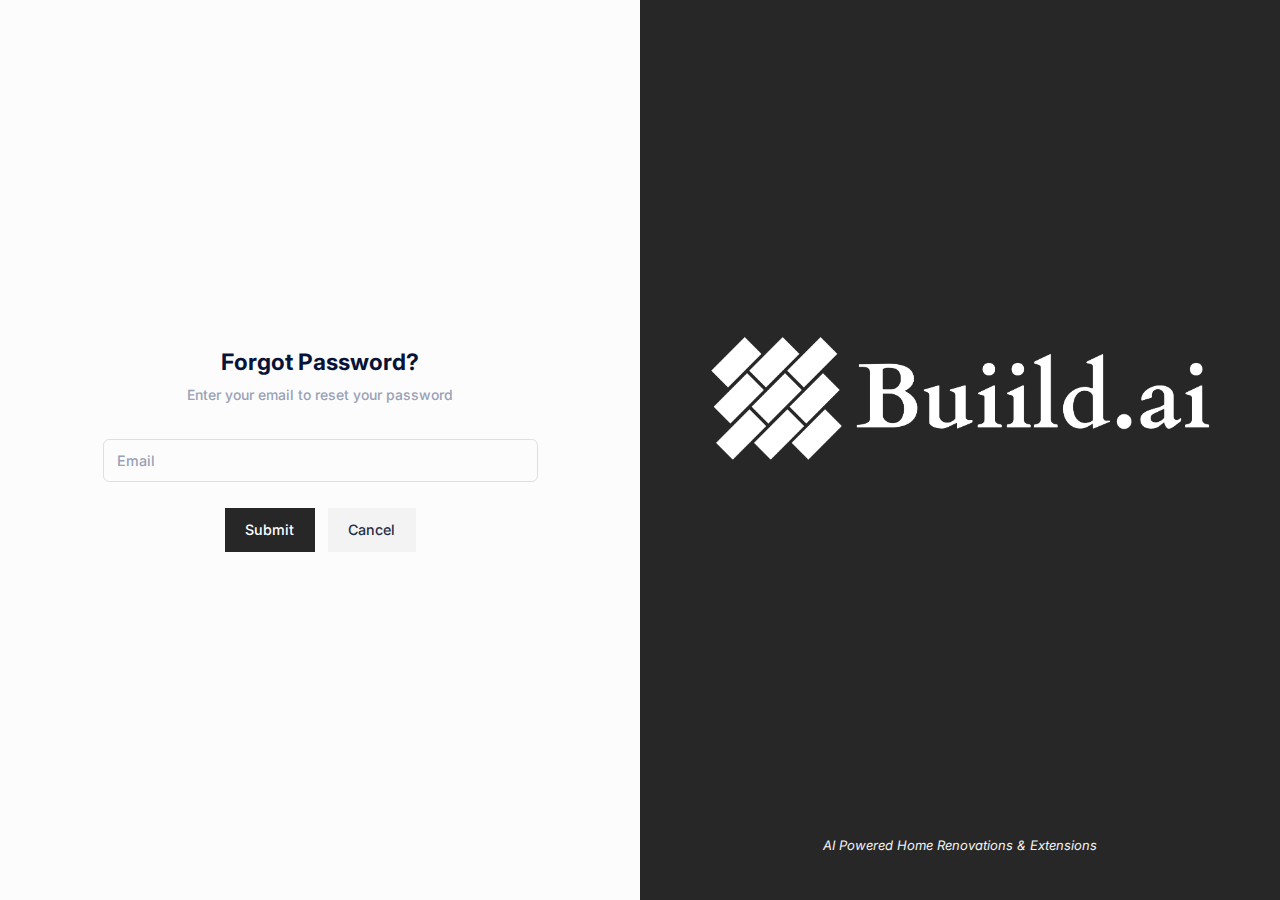
<file: forgot-password.html>
<!DOCTYPE html>
<html class="h-full" data-theme="true" data-theme-mode="light" lang="en">

<head>
    <base href="./">
    <title>
        MyArchitect
    </title>
    <meta charset="utf-8" />

    <link href="https://keenthemes.com/metronic" rel="canonical" />
    <meta content="width=device-width, initial-scale=1, shrink-to-fit=no" name="viewport" />
    <link rel="canonical" href="http://preview.keenthemes.comauthentication/layouts/corporate/sign-in.html" />
    <!-- <link rel="shortcut icon" href="assets/media/logos/favicon.ico" /> -->
    <!--begin::Fonts(mandatory for all pages)-->
    <link rel="stylesheet" href="https://fonts.googleapis.com/css?family=Inter:300,400,500,600,700" />
    <!--end::Fonts-->
    <!--begin::Global Stylesheets Bundle(mandatory for all pages)-->
    <link href="assets/plugins/global/plugins.bundle.css" rel="stylesheet" type="text/css" />
    <link href="assets/css/styles.css" rel="stylesheet" type="text/css" />
    <!--end::Global Stylesheets Bundle-->
</head>

<body class="antialiased flex h-full">

    <!-- End of Theme Mode -->
    <!-- Page -->

    <div class="d-flex flex-column flex-root" id="kt_app_root">
        <!--begin::Authentication - Sign-in -->
        <div class="d-flex flex-column flex-lg-row flex-column-fluid">
            <!--begin::Body-->
            <div class="d-flex flex-column flex-lg-row-fluid w-lg-50 p-10 order-2 order-lg-1">
                <!--begin::Form-->
                <div class="d-flex flex-center flex-column flex-lg-row-fluid">
                    <!--begin::Wrapper-->
                    <div class="w-lg-500px p-10">
                        <!--begin::Form-->
                        <form class="form w-100" novalidate="novalidate" id="kt_password_reset_form"
                            data-kt-redirect-url="new-password.html" action="#">
                            <!--begin::Heading-->
                            <div class="text-center mb-10">
                                <!--begin::Title-->
                                <h1 class="text-gray-900 fw-bolder mb-3">Forgot Password?</h1>
                                <!--end::Title-->
                                <!--begin::Link-->
                                <div class="text-gray-500 fw-semibold fs-6">Enter your email to reset your password
                                </div>
                                <!--end::Link-->
                            </div>
                            <!--begin::Heading-->
                            <!--begin::Input group=-->
                            <div class="fv-row mb-8">
                                <!--begin::Email-->
                                <input type="text" placeholder="Email" name="email" autocomplete="off"
                                    class="form-control bg-transparent" />
                                <!--end::Email-->
                            </div>
                            <!--begin::Actions-->
                            <div class="d-flex flex-wrap justify-content-center pb-lg-0">
                                <button type="button" id="kt_password_reset_submit" class="btn btn-theme-black me-4 rounded-0">
                                    <!--begin::Indicator label-->
                                    <span class="indicator-label">Submit</span>
                                    <!--end::Indicator label-->
                                    <!--begin::Indicator progress-->
                                    <span class="indicator-progress">Please wait...
                                        <span class="spinner-border spinner-border-sm align-middle ms-2"></span></span>
                                    <!--end::Indicator progress-->
                                </button>
                                <a href="authentication/layouts/corporate/sign-in.html" class="btn btn-light rounded-0">Cancel</a>
                            </div>
                            <!--end::Actions-->
                        </form>
                        <!--end::Form-->
                    </div>
                    <!--end::Wrapper-->
                </div>
                <!--end::Form-->

            </div>
            <!--end::Body-->
            <!--begin::Aside-->
            <div
                class="d-flex flex-lg-row-fluid w-lg-50 bg-theme-black bgi-position-center order-1 order-lg-2 position-relative">
                <!--begin::Content-->
                <div class="d-flex flex-column flex-center py-7 py-lg-15 px-5 px-md-15 w-100">
                    <!--begin::Logo-->

                    <a href="index.html" class=" mb-lg-12">
                        <img alt="Logo" src="assets/media/app/logo-white.png"
                            class="mx-auto w-275px w-xl-500px mb-10 mb-lg-20" />
                    </a>

                    <!--end::Logo-->
                    <!--begin::Image-->

                    <!--end::Image-->
                    <div class="position-absolute bottom-5">
                        <i class="text-light"> AI Powered Home Renovations & Extensions</i>

                    </div>
                </div>
                <!--end::Content-->
            </div>
            <!--end::Aside-->
        </div>
        <!--end::Authentication - Sign-in-->
    </div>
    <!-- End of Page -->
    <!-- Scripts -->
    <!--begin::Global Javascript Bundle(mandatory for all pages)-->
    <script src="assets/plugins/global/plugins.bundle.js"></script>
    <script src="assets/js/scripts.bundle.js"></script>
    <script src="assets/js/custom/authentication/reset-password/reset-password.js"></script>
    <!--end::Global Javascript Bundle-->
    <!--begin::Custom Javascript(used for this page only)-->

    <!-- End of Scripts -->
</body>

</html>
</file>
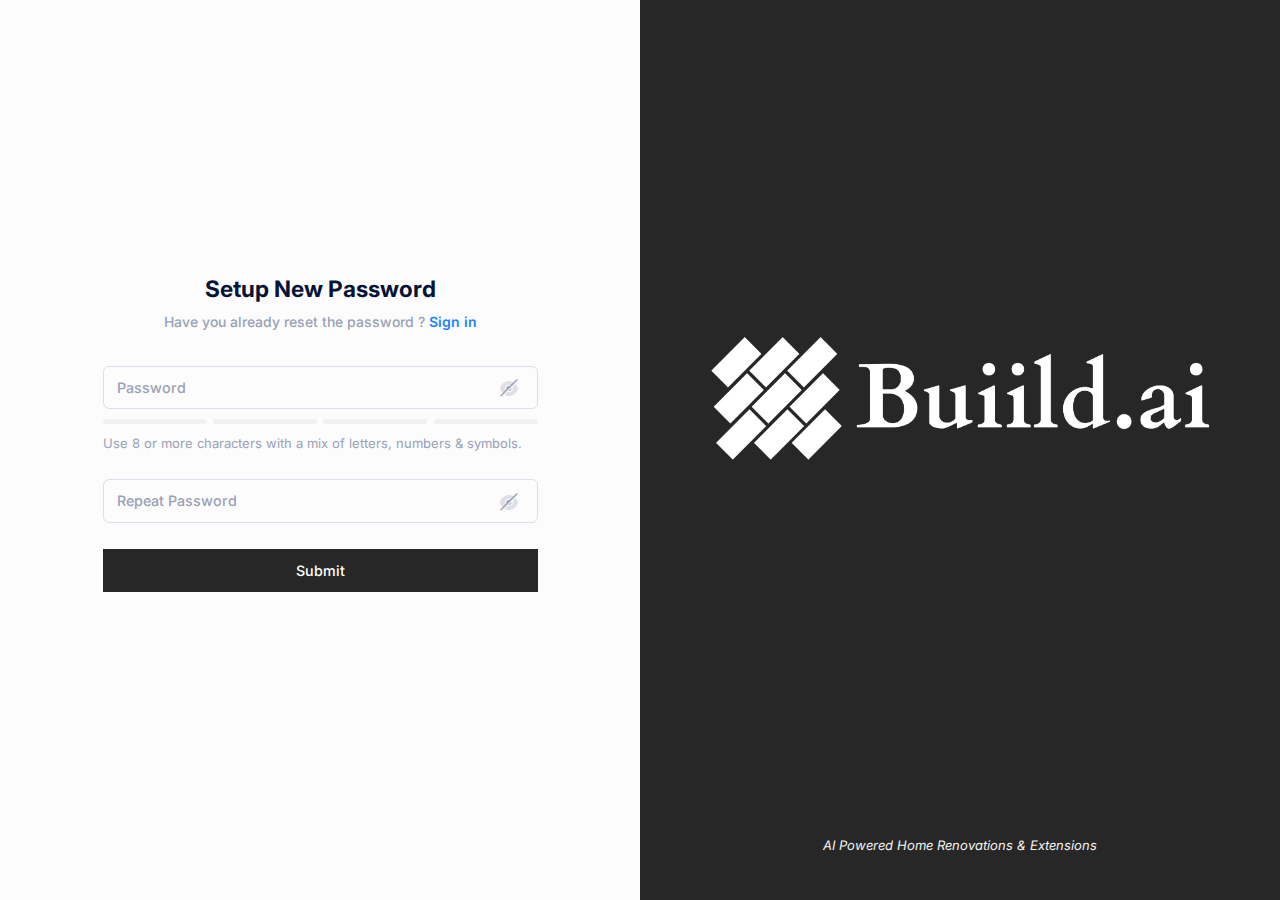
<file: new-password.html>
<!DOCTYPE html>
<html class="h-full" data-theme="true" data-theme-mode="light" lang="en">
 <head><base href="./">
    <title>
        MyArchitect
        </title>
        <meta charset="utf-8"/>
       
        <link href="https://keenthemes.com/metronic" rel="canonical"/>
        <meta content="width=device-width, initial-scale=1, shrink-to-fit=no" name="viewport"/>
        <link rel="canonical" href="http://preview.keenthemes.comauthentication/layouts/corporate/sign-in.html" />
        <!-- <link rel="shortcut icon" href="assets/media/logos/favicon.ico" /> -->
        <!--begin::Fonts(mandatory for all pages)-->
        <link rel="stylesheet" href="https://fonts.googleapis.com/css?family=Inter:300,400,500,600,700" />
        <!--end::Fonts-->
  <!--begin::Global Stylesheets Bundle(mandatory for all pages)-->
  <link href="assets/plugins/global/plugins.bundle.css" rel="stylesheet" type="text/css" />
  <link href="assets/vendors/keenicons/styles.bundle.css" rel="stylesheet" type="text/css" />
  <link href="assets/css/styles.css" rel="stylesheet" type="text/css" />
  <!--end::Global Stylesheets Bundle-->
 </head>
 <body class="antialiased flex h-full">
 
  <!-- End of Theme Mode -->
  <!-- Page -->

  <div class="d-flex flex-column flex-root" id="kt_app_root">
    <!--begin::Authentication - Sign-in -->
    <div class="d-flex flex-column flex-lg-row flex-column-fluid">
        <!--begin::Body-->
        <div class="d-flex flex-column flex-lg-row-fluid w-lg-50 p-10 order-2 order-lg-1">
            <!--begin::Form-->
            <div class="d-flex flex-center flex-column flex-lg-row-fluid">
                <!--begin::Wrapper-->
                <div class="w-lg-500px p-10">
                    <!--begin::Form-->
                    <form class="form w-100" novalidate="novalidate" id="kt_new_password_form" data-kt-redirect-url="authentication/layouts/corporate/sign-in.html" action="#">
                        <!--begin::Heading-->
                        <div class="text-center mb-10">
                            <!--begin::Title-->
                            <h1 class="text-gray-900 fw-bolder mb-3">Setup New Password</h1>
                            <!--end::Title-->
                            <!--begin::Link-->
                            <div class="text-gray-500 fw-semibold fs-6">Have you already reset the password ? 
                            <a href="sign-in.html" class="link-primary fw-bold">Sign in</a></div>
                            <!--end::Link-->
                        </div>
                        <!--begin::Heading-->
                        <!--begin::Input group-->
                        <div class="fv-row mb-8" data-kt-password-meter="true">
                            <!--begin::Wrapper-->
                            <div class="mb-1">
                                <!--begin::Input wrapper-->
                                <div class="position-relative mb-3">
                                    <input class="form-control bg-transparent" type="password" placeholder="Password" name="password" autocomplete="off" />
                                    <span class="btn btn-sm btn-icon position-absolute translate-middle top-50 end-0 me-n2" data-kt-password-meter-control="visibility">
                                        <i class="ki-duotone ki-eye-slash fs-2"></i>
                                        <i class="ki-duotone ki-eye fs-2 d-none"></i>
                                    </span>
                                </div>
                                <!--end::Input wrapper-->
                                <!--begin::Meter-->
                                <div class="d-flex align-items-center mb-3" data-kt-password-meter-control="highlight">
                                    <div class="flex-grow-1 bg-secondary bg-active-success rounded h-5px me-2"></div>
                                    <div class="flex-grow-1 bg-secondary bg-active-success rounded h-5px me-2"></div>
                                    <div class="flex-grow-1 bg-secondary bg-active-success rounded h-5px me-2"></div>
                                    <div class="flex-grow-1 bg-secondary bg-active-success rounded h-5px"></div>
                                </div>
                                <!--end::Meter-->
                            </div>
                            <!--end::Wrapper-->
                            <!--begin::Hint-->
                            <div class="text-muted">Use 8 or more characters with a mix of letters, numbers & symbols.</div>
                            <!--end::Hint-->
                        </div>
                        <!--end::Input group=-->
                        <!--end::Input group=-->
                        <div class="fv-row mb-8">
                            <!--begin::Repeat Password-->
                            <div class="position-relative mb-3">
                            <input type="password" id="confirm-password" placeholder="Repeat Password" name="confirm-password" autocomplete="off" class="form-control bg-transparent" />
                            <span class="btn btn-sm password-toggle-icon btn-icon position-absolute translate-middle top-50 end-0 me-n2" data-kt-password-meter-control="visibility">
                                <i class="ki-duotone ki-eye-slash fs-2"></i>
                                
                            </span>
                            </div>
                            <!--end::Repeat Password-->
                        </div>
                        <!--end::Input group=-->
                        <!--begin::Input group=-->
                       
                        <!--end::Input group=-->
                        <!--begin::Action-->
                        <div class="d-grid mb-10">
                            <button type="button" id="kt_new_password_submit" class="btn btn-theme-black rounded-0">
                                <!--begin::Indicator label-->
                                <span class="indicator-label">Submit</span>
                                <!--end::Indicator label-->
                                <!--begin::Indicator progress-->
                                <span class="indicator-progress">Please wait... 
                                <span class="spinner-border spinner-border-sm align-middle ms-2"></span></span>
                                <!--end::Indicator progress-->
                            </button>
                        </div>
                        <!--end::Action-->
                    </form>
                    <!--end::Form-->
                </div>
                <!--end::Wrapper-->
            </div>
            <!--end::Form-->
           
        </div>
        <!--end::Body-->
        <!--begin::Aside-->
        <div class="d-flex flex-lg-row-fluid w-lg-50 bg-theme-black bgi-position-center order-1 order-lg-2 position-relative" >
            <!--begin::Content-->
            <div class="d-flex flex-column flex-center py-7 py-lg-15 px-5 px-md-15 w-100">
                <!--begin::Logo-->
               
                    <a href="index.html" class=" mb-lg-12">
                      <img alt="Logo" src="assets/media/app/logo-white.png" class="mx-auto w-275px w-xl-500px mb-10 mb-lg-20" />
                  </a>
              
                <!--end::Logo-->
                <!--begin::Image-->
               
                <!--end::Image-->
                <div class="position-absolute bottom-5">
                    <i class="text-light"> AI Powered Home Renovations & Extensions</i>

                </div>
            </div>
            <!--end::Content-->
        </div>
        <!--end::Aside-->
    </div>
    <!--end::Authentication - Sign-in-->
</div>
  <!-- End of Page -->
  <!-- Scripts -->
 <!--begin::Global Javascript Bundle(mandatory for all pages)-->
 <script src="assets/plugins/global/plugins.bundle.js"></script>
 <script src="assets/js/scripts.bundle.js"></script>
 <script src="assets/js/custom/authentication/reset-password/new-password.js"></script>
 <!--end::Global Javascript Bundle-->
 <!--begin::Custom Javascript(used for this page only)-->

  <!-- End of Scripts -->
 </body>
</html>
</file>
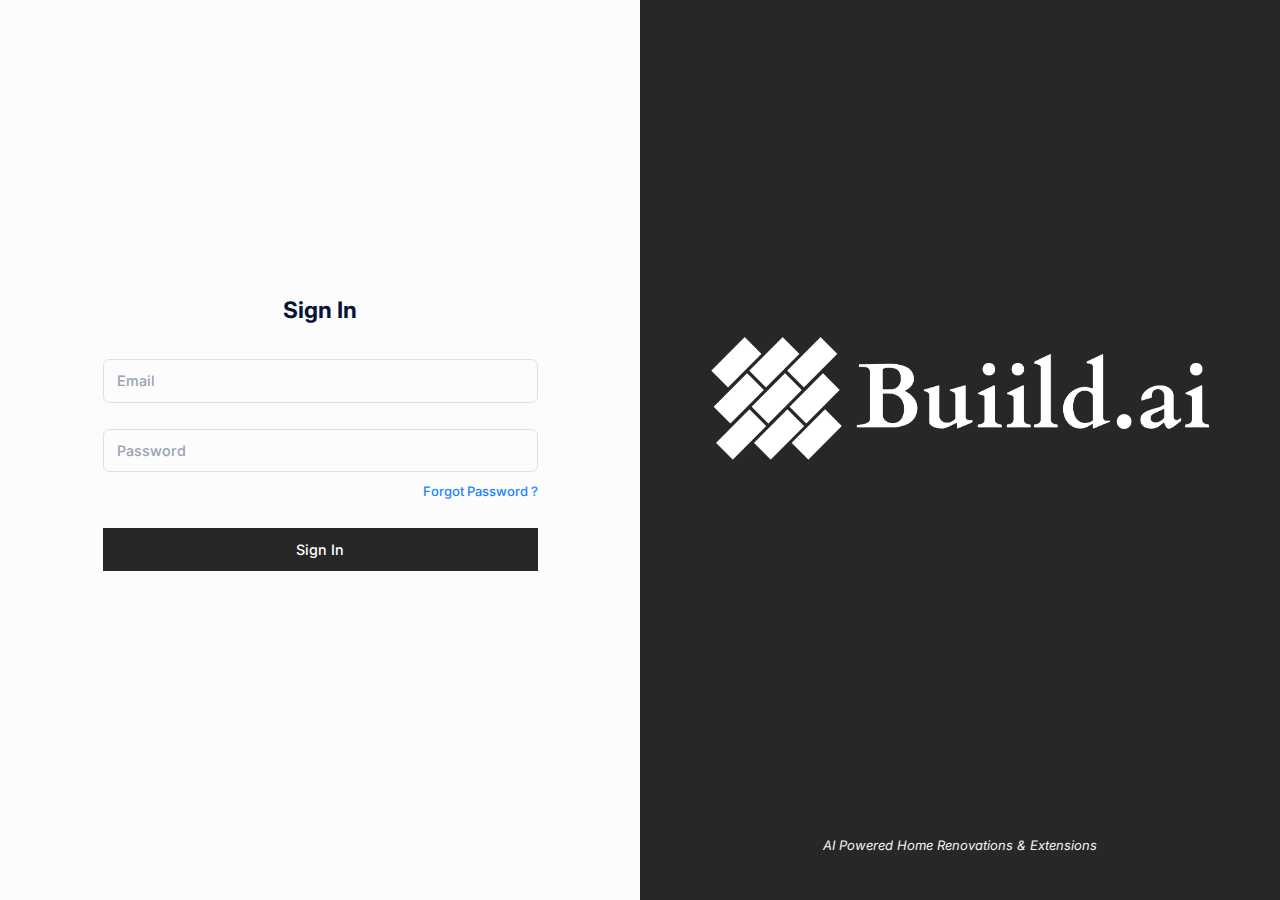
<file: sign-in.html>
<!DOCTYPE html>
<html class="h-full" data-theme="true" data-theme-mode="light" lang="en">
 <head><base href="./">
  <title>
  MyArchitect
  </title>
  <meta charset="utf-8"/>
 
  <link href="https://keenthemes.com/metronic" rel="canonical"/>
  <meta content="width=device-width, initial-scale=1, shrink-to-fit=no" name="viewport"/>
  <link rel="canonical" href="http://preview.keenthemes.comauthentication/layouts/corporate/sign-in.html" />
  <!-- <link rel="shortcut icon" href="assets/media/logos/favicon.ico" /> -->
  <!--begin::Fonts(mandatory for all pages)-->
  <link rel="stylesheet" href="https://fonts.googleapis.com/css?family=Inter:300,400,500,600,700" />
  <!--end::Fonts-->
  <!--begin::Global Stylesheets Bundle(mandatory for all pages)-->
  <link href="assets/plugins/global/plugins.bundle.css" rel="stylesheet" type="text/css" />
  <link href="assets/css/styles.css" rel="stylesheet" type="text/css" />
  <!--end::Global Stylesheets Bundle-->
 </head>
 <body id="kt_body" class="app-blank">
 
  <!-- End of Theme Mode -->
  <!-- Page -->

  <div class="d-flex flex-column flex-root" id="kt_app_root">
    <!--begin::Authentication - Sign-in -->
    <div class="d-flex flex-column flex-lg-row flex-column-fluid">
        <!--begin::Body-->
        <div class="d-flex flex-column flex-lg-row-fluid w-lg-50 p-10 order-2 order-lg-1">
            <!--begin::Form-->
            <div class="d-flex flex-center flex-column flex-lg-row-fluid">
                <!--begin::Wrapper-->
                <div class="w-lg-500px p-10">
                    <!--begin::Form-->
                    <form class="form w-100" novalidate="novalidate" id="kt_sign_in_form" data-kt-redirect-url="index.html" action="#">
                        <!--begin::Heading-->
                        <div class="text-center mb-11">
                            <!--begin::Title-->
                            <h1 class="text-gray-900 fw-bolder mb-3">Sign In</h1>
                            <!--end::Title-->
                            <!--begin::Subtitle-->
                            
                            <!--end::Subtitle=-->
                        </div>
                        <!--begin::Heading-->
                        
                       
                        <!--begin::Input group=-->
                        <div class="fv-row mb-8">
                            <!--begin::Email-->
                            <input type="text" placeholder="Email" name="email" autocomplete="off" class="form-control bg-transparent" />
                            <!--end::Email-->
                        </div>
                        <!--end::Input group=-->
                        <div class="fv-row mb-3">
                            <!--begin::Password-->
                            <input type="password" placeholder="Password" name="password" autocomplete="off" class="form-control bg-transparent" />
                            <!--end::Password-->
                        </div>
                        <!--end::Input group=-->
                        <!--begin::Wrapper-->
                        <div class="d-flex flex-stack flex-wrap gap-3 fs-base fw-semibold mb-8">
                            <div></div>
                            <!--begin::Link-->
                            <a href="forgot-password.html" class="link-primary">Forgot Password ?</a>
                            <!--end::Link-->
                        </div>
                        <!--end::Wrapper-->
                        <!--begin::Submit button-->
                        <div class="d-grid mb-10">
                            <button type="submit" id="kt_sign_in_submit" class="btn btn-theme-black rounded-0">
                                <!--begin::Indicator label-->
                                <span class="indicator-label">Sign In</span>
                                <!--end::Indicator label-->
                                <!--begin::Indicator progress-->
                                <span class="indicator-progress">Please wait... 
                                <span class="spinner-border spinner-border-sm align-middle ms-2"></span></span>
                                <!--end::Indicator progress-->
                            </button>
                        </div>
                        <!--end::Submit button-->
                        <!--begin::Sign up-->
                       
                        <!--end::Sign up-->
                    </form>
                    <!--end::Form-->
                </div>
                <!--end::Wrapper-->
            </div>
            <!--end::Form-->
          
        </div>
        <!--end::Body-->
        <!--begin::Aside-->
        <div class="d-flex flex-lg-row-fluid w-lg-50 bg-theme-black bgi-position-center order-1 order-lg-2 position-relative" >
            <!--begin::Content-->
            <div class="d-flex flex-column flex-center py-7 py-lg-15 px-5 px-md-15 w-100">
                <!--begin::Logo-->
               
                    <a href="index.html" class=" mb-lg-12">
                      <img alt="Logo" src="assets/media/app/logo-white.png" class="mx-auto w-275px w-xl-500px mb-10 mb-lg-20" />
                  </a>
              
                <!--end::Logo-->
                <!--begin::Image-->
               
                <!--end::Image-->
                <div class="position-absolute bottom-5">
                    <i class="text-light"> AI Powered Home Renovations & Extensions</i>

                </div>
            </div>
            <!--end::Content-->
        </div>
        <!--end::Aside-->
    </div>
    <!--end::Authentication - Sign-in-->
</div>
  <!-- End of Page -->
  <!-- Scripts -->
 <!--begin::Global Javascript Bundle(mandatory for all pages)-->
 <script src="assets/plugins/global/plugins.bundle.js"></script>
 <script src="assets/js/scripts.bundle.js"></script>
 <script src="assets/js/custom/authentication/sign-in/general.js"></script>
 <!--end::Global Javascript Bundle-->
 <!--begin::Custom Javascript(used for this page only)-->

  <!-- End of Scripts -->
 </body>
</html>
</file>
<file: assets/vendors/keenicons/styles.bundle.css>
@font-face {
  font-family: 'keenicons-duotone';
  src:
    url('fonts/keenicons-duotone.ttf?gcn9yo') format('truetype'),
    url('fonts/keenicons-duotone.woff?gcn9yo') format('woff'),
    url('fonts/keenicons-duotone.svg?gcn9yo#keenicons-duotone') format('svg');
  font-weight: normal;
  font-style: normal;
  font-display: block;
}

.ki-duotone {
  line-height: 1;
  position: relative;
  display: inline-flex;
}

.ki-duotone:after, 
.ki-duotone:before {
  /* use !important to prevent issues with browser extensions that change fonts */
  font-family: 'keenicons-duotone' !important;
  speak: never;
  font-style: normal;
  font-weight: normal;
  font-variant: normal;
  text-transform: none;
  /* Better Font Rendering =========== */
  -webkit-font-smoothing: antialiased;
  -moz-osx-font-smoothing: grayscale;
  display: inline-flex;
}

.ki-abstract-1.ki-duotone:after {
  content: "\e900";
  
  opacity: 0.3;
}
.ki-abstract-1.ki-duotone:before {
  content: "\e901";
  position: absolute;
  
}
.ki-abstract-2.ki-duotone:after {
  content: "\e902";
  
  opacity: 0.3;
}
.ki-abstract-2.ki-duotone:before {
  content: "\e903";
  position: absolute;
  
}
.ki-abstract-3.ki-duotone:after {
  content: "\e904";
  
  opacity: 0.3;
}
.ki-abstract-3.ki-duotone:before {
  content: "\e905";
  position: absolute;
  
}
.ki-abstract-4.ki-duotone:after {
  content: "\e906";
  
  opacity: 0.3;
}
.ki-abstract-4.ki-duotone:before {
  content: "\e907";
  position: absolute;
  
}
.ki-abstract-5.ki-duotone:after {
  content: "\e908";
  
  opacity: 0.3;
}
.ki-abstract-5.ki-duotone:before {
  content: "\e909";
  position: absolute;
  
}
.ki-abstract-6.ki-duotone:before {
  content: "\e90a";
}
.ki-abstract-7.ki-duotone:after {
  content: "\e90b";
  
  opacity: 0.3;
}
.ki-abstract-7.ki-duotone:before {
  content: "\e90c";
  position: absolute;
  
}
.ki-abstract-8.ki-duotone:after {
  content: "\e90d";
  
  opacity: 0.3;
}
.ki-abstract-8.ki-duotone:before {
  content: "\e90e";
  position: absolute;
  
}
.ki-abstract-9.ki-duotone:after {
  content: "\e90f";
  
  opacity: 0.3;
}
.ki-abstract-9.ki-duotone:before {
  content: "\e910";
  position: absolute;
  
}
.ki-abstract-10.ki-duotone:after {
  content: "\e911";
  
  opacity: 0.3;
}
.ki-abstract-10.ki-duotone:before {
  content: "\e912";
  position: absolute;
  
}
.ki-abstract-11.ki-duotone:after {
  content: "\e913";
  
  opacity: 0.3;
}
.ki-abstract-11.ki-duotone:before {
  content: "\e914";
  position: absolute;
  
}
.ki-abstract-12.ki-duotone:after {
  content: "\e915";
  
  opacity: 0.3;
}
.ki-abstract-12.ki-duotone:before {
  content: "\e916";
  position: absolute;
  
}
.ki-abstract-13.ki-duotone:after {
  content: "\e917";
  
  opacity: 0.3;
}
.ki-abstract-13.ki-duotone:before {
  content: "\e918";
  position: absolute;
  
}
.ki-abstract-14.ki-duotone:after {
  content: "\e919";
  
}
.ki-abstract-14.ki-duotone:before {
  content: "\e91a";
  position: absolute;
  
  opacity: 0.3;
}
.ki-abstract-15.ki-duotone:after {
  content: "\e91b";
  
  opacity: 0.3;
}
.ki-abstract-15.ki-duotone:before {
  content: "\e91c";
  position: absolute;
  
}
.ki-abstract-16.ki-duotone:after {
  content: "\e91d";
  
  opacity: 0.3;
}
.ki-abstract-16.ki-duotone:before {
  content: "\e91e";
  position: absolute;
  
}
.ki-abstract-17.ki-duotone:after {
  content: "\e91f";
  
}
.ki-abstract-17.ki-duotone:before {
  content: "\e920";
  position: absolute;
  
  opacity: 0.3;
}
.ki-abstract-18.ki-duotone:after {
  content: "\e921";
  
}
.ki-abstract-18.ki-duotone:before {
  content: "\e922";
  position: absolute;
  
  opacity: 0.3;
}
.ki-abstract-19.ki-duotone:after {
  content: "\e923";
  
}
.ki-abstract-19.ki-duotone:before {
  content: "\e924";
  position: absolute;
  
  opacity: 0.3;
}
.ki-abstract-20.ki-duotone:after {
  content: "\e925";
  
}
.ki-abstract-20.ki-duotone:before {
  content: "\e926";
  position: absolute;
  
  opacity: 0.3;
}
.ki-abstract-21.ki-duotone:after {
  content: "\e927";
  
  opacity: 0.3;
}
.ki-abstract-21.ki-duotone:before {
  content: "\e928";
  position: absolute;
  
}
.ki-abstract-22.ki-duotone:after {
  content: "\e929";
  
  opacity: 0.3;
}
.ki-abstract-22.ki-duotone:before {
  content: "\e92a";
  position: absolute;
  
}
.ki-abstract-23.ki-duotone:after {
  content: "\e92b";
  
  opacity: 0.3;
}
.ki-abstract-23.ki-duotone:before {
  content: "\e92c";
  position: absolute;
  
}
.ki-abstract-24.ki-duotone:after {
  content: "\e92d";
  
}
.ki-abstract-24.ki-duotone:before {
  content: "\e92e";
  position: absolute;
  
  opacity: 0.3;
}
.ki-abstract-25.ki-duotone:after {
  content: "\e92f";
  
  opacity: 0.3;
}
.ki-abstract-25.ki-duotone:before {
  content: "\e930";
  position: absolute;
  
}
.ki-abstract-26.ki-duotone:after {
  content: "\e931";
  
  opacity: 0.3;
}
.ki-abstract-26.ki-duotone:before {
  content: "\e932";
  position: absolute;
  
}
.ki-abstract-27.ki-duotone:after {
  content: "\e933";
  
}
.ki-abstract-27.ki-duotone:before {
  content: "\e934";
  position: absolute;
  
  opacity: 0.3;
}
.ki-abstract-28.ki-duotone:after {
  content: "\e935";
  
}
.ki-abstract-28.ki-duotone:before {
  content: "\e936";
  position: absolute;
  
  opacity: 0.3;
}
.ki-abstract-29.ki-duotone:after {
  content: "\e937";
  
}
.ki-abstract-29.ki-duotone:before {
  content: "\e938";
  position: absolute;
  
  opacity: 0.3;
}
.ki-abstract-30.ki-duotone:after {
  content: "\e939";
  
}
.ki-abstract-30.ki-duotone:before {
  content: "\e93a";
  position: absolute;
  
  opacity: 0.3;
}
.ki-abstract-31.ki-duotone:after {
  content: "\e93b";
  
}
.ki-abstract-31.ki-duotone:before {
  content: "\e93c";
  position: absolute;
  
  opacity: 0.3;
}
.ki-abstract-32.ki-duotone:after {
  content: "\e93d";
  
}
.ki-abstract-32.ki-duotone:before {
  content: "\e93e";
  position: absolute;
  
  opacity: 0.3;
}
.ki-abstract-33.ki-duotone:after {
  content: "\e93f";
  
  opacity: 0.3;
}
.ki-abstract-33.ki-duotone:before {
  content: "\e940";
  position: absolute;
  
}
.ki-abstract-34.ki-duotone:after {
  content: "\e941";
  
  opacity: 0.3;
}
.ki-abstract-34.ki-duotone:before {
  content: "\e942";
  position: absolute;
  
}
.ki-abstract-35.ki-duotone:after {
  content: "\e943";
  
}
.ki-abstract-35.ki-duotone:before {
  content: "\e944";
  position: absolute;
  
  opacity: 0.3;
}
.ki-abstract-36.ki-duotone:after {
  content: "\e945";
  
}
.ki-abstract-36.ki-duotone:before {
  content: "\e946";
  position: absolute;
  
  opacity: 0.3;
}
.ki-abstract-37.ki-duotone:after {
  content: "\e947";
  
  opacity: 0.3;
}
.ki-abstract-37.ki-duotone:before {
  content: "\e948";
  position: absolute;
  
}
.ki-abstract-38.ki-duotone:after {
  content: "\e949";
  
}
.ki-abstract-38.ki-duotone:before {
  content: "\e94a";
  position: absolute;
  
  opacity: 0.3;
}
.ki-abstract-39.ki-duotone:after {
  content: "\e94b";
  
  opacity: 0.3;
}
.ki-abstract-39.ki-duotone:before {
  content: "\e94c";
  position: absolute;
  
}
.ki-abstract-40.ki-duotone:after {
  content: "\e94d";
  
}
.ki-abstract-40.ki-duotone:before {
  content: "\e94e";
  position: absolute;
  
  opacity: 0.3;
}
.ki-abstract-41.ki-duotone:after {
  content: "\e94f";
  
}
.ki-abstract-41.ki-duotone:before {
  content: "\e950";
  position: absolute;
  
  opacity: 0.3;
}
.ki-abstract-42.ki-duotone:after {
  content: "\e951";
  
  opacity: 0.3;
}
.ki-abstract-42.ki-duotone:before {
  content: "\e952";
  position: absolute;
  
}
.ki-abstract-43.ki-duotone:after {
  content: "\e953";
  
  opacity: 0.3;
}
.ki-abstract-43.ki-duotone:before {
  content: "\e954";
  position: absolute;
  
}
.ki-abstract-44.ki-duotone:after {
  content: "\e955";
  
}
.ki-abstract-44.ki-duotone:before {
  content: "\e956";
  position: absolute;
  
  opacity: 0.3;
}
.ki-abstract-45.ki-duotone:after {
  content: "\e957";
  
}
.ki-abstract-45.ki-duotone:before {
  content: "\e958";
  position: absolute;
  
  opacity: 0.3;
}
.ki-abstract-46.ki-duotone:after {
  content: "\e959";
  
  opacity: 0.3;
}
.ki-abstract-46.ki-duotone:before {
  content: "\e95a";
  position: absolute;
  
}
.ki-abstract-47.ki-duotone:after {
  content: "\e95b";
  
  opacity: 0.3;
}
.ki-abstract-47.ki-duotone:before {
  content: "\e95c";
  position: absolute;
  
}
.ki-abstract-48.ki-duotone:after {
  content: "\e95d";
  
  opacity: 0.3;
}
.ki-abstract-48.ki-duotone:before {
  content: "\e95e";
  position: absolute;
  
}
.ki-abstract-49.ki-duotone:after {
  content: "\e95f";
  
  opacity: 0.3;
}
.ki-abstract-49.ki-duotone:before {
  content: "\e960";
  position: absolute;
  
}
.ki-abstract.ki-duotone:after {
  content: "\e961";
  
  opacity: 0.3;
}
.ki-abstract.ki-duotone:before {
  content: "\e962";
  position: absolute;
  
}
.ki-add-files.ki-duotone:after {
  content: "\e963";
  
  opacity: 0.3;
}
.ki-add-files.ki-duotone:before {
  content: "\e964";
  position: absolute;
  
}
.ki-add-folder.ki-duotone:after {
  content: "\e965";
  
  opacity: 0.3;
}
.ki-add-folder.ki-duotone:before {
  content: "\e966";
  position: absolute;
  
}
.ki-add-notepad.ki-duotone:after {
  content: "\e967";
  
  opacity: 0.3;
}
.ki-add-notepad.ki-duotone:before {
  content: "\e968";
  position: absolute;
  
}
.ki-additem.ki-duotone:after {
  content: "\e969";
  
  opacity: 0.3;
}
.ki-additem.ki-duotone:before {
  content: "\e96a";
  position: absolute;
  
}
.ki-address-book.ki-duotone:after {
  content: "\e96b";
  
}
.ki-address-book.ki-duotone:before {
  content: "\e96c";
  position: absolute;
  
  opacity: 0.3;
}
.ki-airplane-square.ki-duotone:after {
  content: "\e96d";
  
  opacity: 0.3;
}
.ki-airplane-square.ki-duotone:before {
  content: "\e96e";
  position: absolute;
  
}
.ki-airplane.ki-duotone:after {
  content: "\e96f";
  
  opacity: 0.3;
}
.ki-airplane.ki-duotone:before {
  content: "\e970";
  position: absolute;
  
}
.ki-airpod.ki-duotone:after {
  content: "\e971";
  
  opacity: 0.3;
}
.ki-airpod.ki-duotone:before {
  content: "\e972";
  position: absolute;
  
}
.ki-android.ki-duotone:after {
  content: "\e973";
  
}
.ki-android.ki-duotone:before {
  content: "\e974";
  position: absolute;
  
  opacity: 0.3;
}
.ki-angular.ki-duotone:after {
  content: "\e975";
  
}
.ki-angular.ki-duotone:before {
  content: "\e976";
  position: absolute;
  
  opacity: 0.3;
}
.ki-apple.ki-duotone:before {
  content: "\e977";
}
.ki-archive-tick.ki-duotone:after {
  content: "\e978";
  
  opacity: 0.3;
}
.ki-archive-tick.ki-duotone:before {
  content: "\e979";
  position: absolute;
  
}
.ki-archive.ki-duotone:after {
  content: "\e97a";
  
  opacity: 0.3;
}
.ki-archive.ki-duotone:before {
  content: "\e97b";
  position: absolute;
  
}
.ki-arrow-circle-left.ki-duotone:after {
  content: "\e97c";
  
  opacity: 0.3;
}
.ki-arrow-circle-left.ki-duotone:before {
  content: "\e97d";
  position: absolute;
  
}
.ki-arrow-circle-right.ki-duotone:after {
  content: "\e97e";
  
  opacity: 0.3;
}
.ki-arrow-circle-right.ki-duotone:before {
  content: "\e97f";
  position: absolute;
  
}
.ki-arrow-down-left.ki-duotone:after {
  content: "\e980";
  
  opacity: 0.3;
}
.ki-arrow-down-left.ki-duotone:before {
  content: "\e981";
  position: absolute;
  
}
.ki-arrow-down-refraction.ki-duotone:after {
  content: "\e982";
  
}
.ki-arrow-down-refraction.ki-duotone:before {
  content: "\e983";
  position: absolute;
  
  opacity: 0.3;
}
.ki-arrow-down-right.ki-duotone:after {
  content: "\e984";
  
  opacity: 0.3;
}
.ki-arrow-down-right.ki-duotone:before {
  content: "\e985";
  position: absolute;
  
}
.ki-arrow-down.ki-duotone:after {
  content: "\e986";
  
  opacity: 0.3;
}
.ki-arrow-down.ki-duotone:before {
  content: "\e987";
  position: absolute;
  
}
.ki-arrow-left.ki-duotone:after {
  content: "\e988";
  
  opacity: 0.3;
}
.ki-arrow-left.ki-duotone:before {
  content: "\e989";
  position: absolute;
  
}
.ki-arrow-mix.ki-duotone:after {
  content: "\e98a";
  
  opacity: 0.3;
}
.ki-arrow-mix.ki-duotone:before {
  content: "\e98b";
  position: absolute;
  
}
.ki-arrow-right-left.ki-duotone:after {
  content: "\e98c";
  
}
.ki-arrow-right-left.ki-duotone:before {
  content: "\e98d";
  position: absolute;
  
  opacity: 0.3;
}
.ki-arrow-right.ki-duotone:after {
  content: "\e98e";
  
  opacity: 0.3;
}
.ki-arrow-right.ki-duotone:before {
  content: "\e98f";
  position: absolute;
  
}
.ki-arrow-two-diagonals.ki-duotone:after {
  content: "\e990";
  
  opacity: 0.3;
}
.ki-arrow-two-diagonals.ki-duotone:before {
  content: "\e991";
  position: absolute;
  
}
.ki-arrow-up-down.ki-duotone:after {
  content: "\e992";
  
}
.ki-arrow-up-down.ki-duotone:before {
  content: "\e993";
  position: absolute;
  
  opacity: 0.3;
}
.ki-arrow-up-left.ki-duotone:after {
  content: "\e994";
  
  opacity: 0.3;
}
.ki-arrow-up-left.ki-duotone:before {
  content: "\e995";
  position: absolute;
  
}
.ki-arrow-up-refraction.ki-duotone:after {
  content: "\e996";
  
}
.ki-arrow-up-refraction.ki-duotone:before {
  content: "\e997";
  position: absolute;
  
  opacity: 0.3;
}
.ki-arrow-up-right.ki-duotone:after {
  content: "\e998";
  
  opacity: 0.3;
}
.ki-arrow-up-right.ki-duotone:before {
  content: "\e999";
  position: absolute;
  
}
.ki-arrow-up.ki-duotone:after {
  content: "\e99a";
  
  opacity: 0.3;
}
.ki-arrow-up.ki-duotone:before {
  content: "\e99b";
  position: absolute;
  
}
.ki-arrow-zigzag.ki-duotone:after {
  content: "\e99c";
  
}
.ki-arrow-zigzag.ki-duotone:before {
  content: "\e99d";
  position: absolute;
  
  opacity: 0.3;
}
.ki-arrows-circle.ki-duotone:after {
  content: "\e99e";
  
  opacity: 0.3;
}
.ki-arrows-circle.ki-duotone:before {
  content: "\e99f";
  position: absolute;
  
}
.ki-arrows-loop.ki-duotone:after {
  content: "\e9a0";
  
  opacity: 0.3;
}
.ki-arrows-loop.ki-duotone:before {
  content: "\e9a1";
  position: absolute;
  
}
.ki-artificial-intelligence.ki-duotone:after {
  content: "\e9a2";
  
  opacity: 0.3;
}
.ki-artificial-intelligence.ki-duotone:before {
  content: "\e9a3";
  position: absolute;
  
}
.ki-autobrightness.ki-duotone:after {
  content: "\e9a4";
  
  opacity: 0.3;
}
.ki-autobrightness.ki-duotone:before {
  content: "\e9a5";
  position: absolute;
  
}
.ki-avalanche-avax.ki-duotone:after {
  content: "\e9a6";
  
  opacity: 0.3;
}
.ki-avalanche-avax.ki-duotone:before {
  content: "\e9a7";
  position: absolute;
  
}
.ki-award.ki-duotone:after {
  content: "\e9a8";
  
  opacity: 0.3;
}
.ki-award.ki-duotone:before {
  content: "\e9a9";
  position: absolute;
  
}
.ki-badge.ki-duotone:after {
  content: "\e9aa";
  
  opacity: 0.3;
}
.ki-badge.ki-duotone:before {
  content: "\e9ab";
  position: absolute;
  
}
.ki-bandage.ki-duotone:after {
  content: "\e9ac";
  
  opacity: 0.3;
}
.ki-bandage.ki-duotone:before {
  content: "\e9ad";
  position: absolute;
  
}
.ki-bank.ki-duotone:after {
  content: "\e9ae";
  
  opacity: 0.3;
}
.ki-bank.ki-duotone:before {
  content: "\e9af";
  position: absolute;
  
}
.ki-bar-chart.ki-duotone:after {
  content: "\e9b0";
  
}
.ki-bar-chart.ki-duotone:before {
  content: "\e9b1";
  position: absolute;
  
  opacity: 0.3;
}
.ki-barcode.ki-duotone:after {
  content: "\e9b2";
  
}
.ki-barcode.ki-duotone:before {
  content: "\e9b3";
  position: absolute;
  
  opacity: 0.3;
}
.ki-basket-ok.ki-duotone:after {
  content: "\e9b4";
  
  opacity: 0.3;
}
.ki-basket-ok.ki-duotone:before {
  content: "\e9b5";
  position: absolute;
  
}
.ki-basket.ki-duotone:after {
  content: "\e9b6";
  
  opacity: 0.3;
}
.ki-basket.ki-duotone:before {
  content: "\e9b7";
  position: absolute;
  
}
.ki-behance.ki-duotone:after {
  content: "\e9b8";
  
}
.ki-behance.ki-duotone:before {
  content: "\e9b9";
  position: absolute;
  
  opacity: 0.3;
}
.ki-bill.ki-duotone:after {
  content: "\e9ba";
  
  opacity: 0.3;
}
.ki-bill.ki-duotone:before {
  content: "\e9bb";
  position: absolute;
  
}
.ki-binance-usd-busd.ki-duotone:after {
  content: "\e9bc";
  
}
.ki-binance-usd-busd.ki-duotone:before {
  content: "\e9bd";
  position: absolute;
  
  opacity: 0.3;
}
.ki-binance.ki-duotone:after {
  content: "\e9be";
  
  opacity: 0.3;
}
.ki-binance.ki-duotone:before {
  content: "\e9bf";
  position: absolute;
  
}
.ki-bitcoin.ki-duotone:after {
  content: "\e9c0";
  
  opacity: 0.3;
}
.ki-bitcoin.ki-duotone:before {
  content: "\e9c1";
  position: absolute;
  
}
.ki-black-down.ki-duotone:before {
  content: "\e9c2";
}
.ki-black-left-line.ki-duotone:after {
  content: "\e9c3";
  
}
.ki-black-left-line.ki-duotone:before {
  content: "\e9c4";
  position: absolute;
  
  opacity: 0.3;
}
.ki-black-left.ki-duotone:before {
  content: "\e9c5";
}
.ki-black-right-line.ki-duotone:after {
  content: "\e9c6";
  
}
.ki-black-right-line.ki-duotone:before {
  content: "\e9c7";
  position: absolute;
  
  opacity: 0.3;
}
.ki-black-right.ki-duotone:before {
  content: "\e9c8";
}
.ki-black-up.ki-duotone:before {
  content: "\e9c9";
}
.ki-bluetooth.ki-duotone:after {
  content: "\e9ca";
  
}
.ki-bluetooth.ki-duotone:before {
  content: "\e9cb";
  position: absolute;
  
  opacity: 0.3;
}
.ki-book-open.ki-duotone:after {
  content: "\e9cc";
  
  opacity: 0.3;
}
.ki-book-open.ki-duotone:before {
  content: "\e9cd";
  position: absolute;
  
}
.ki-book-square.ki-duotone:after {
  content: "\e9ce";
  
  opacity: 0.3;
}
.ki-book-square.ki-duotone:before {
  content: "\e9cf";
  position: absolute;
  
}
.ki-book.ki-duotone:after {
  content: "\e9d0";
  
  opacity: 0.3;
}
.ki-book.ki-duotone:before {
  content: "\e9d1";
  position: absolute;
  
}
.ki-bookmark-2.ki-duotone:after {
  content: "\e9d2";
  
  opacity: 0.3;
}
.ki-bookmark-2.ki-duotone:before {
  content: "\e9d3";
  position: absolute;
  
}
.ki-bookmark.ki-duotone:after {
  content: "\e9d4";
  
  opacity: 0.3;
}
.ki-bookmark.ki-duotone:before {
  content: "\e9d5";
  position: absolute;
  
}
.ki-bootstrap.ki-duotone:after {
  content: "\e9d6";
  
  opacity: 0.3;
}
.ki-bootstrap.ki-duotone:before {
  content: "\e9d7";
  position: absolute;
  
}
.ki-briefcase.ki-duotone:after {
  content: "\e9d8";
  
  opacity: 0.3;
}
.ki-briefcase.ki-duotone:before {
  content: "\e9d9";
  position: absolute;
  
}
.ki-brifecase-cros.ki-duotone:after {
  content: "\e9da";
  
  opacity: 0.3;
}
.ki-brifecase-cros.ki-duotone:before {
  content: "\e9db";
  position: absolute;
  
}
.ki-brifecase-tick.ki-duotone:after {
  content: "\e9dc";
  
  opacity: 0.3;
}
.ki-brifecase-tick.ki-duotone:before {
  content: "\e9dd";
  position: absolute;
  
}
.ki-brifecase-timer.ki-duotone:after {
  content: "\e9de";
  
  opacity: 0.3;
}
.ki-brifecase-timer.ki-duotone:before {
  content: "\e9df";
  position: absolute;
  
}
.ki-brush.ki-duotone:after {
  content: "\e9e0";
  
  opacity: 0.3;
}
.ki-brush.ki-duotone:before {
  content: "\e9e1";
  position: absolute;
  
}
.ki-bucket-square.ki-duotone:after {
  content: "\e9e2";
  
  opacity: 0.3;
}
.ki-bucket-square.ki-duotone:before {
  content: "\e9e3";
  position: absolute;
  
}
.ki-bucket.ki-duotone:after {
  content: "\e9e4";
  
  opacity: 0.3;
}
.ki-bucket.ki-duotone:before {
  content: "\e9e5";
  position: absolute;
  
}
.ki-burger-menu-1.ki-duotone:after {
  content: "\e9e6";
  
  opacity: 0.3;
}
.ki-burger-menu-1.ki-duotone:before {
  content: "\e9e7";
  position: absolute;
  
}
.ki-burger-menu-2.ki-duotone:after {
  content: "\e9e8";
  
  opacity: 0.3;
}
.ki-burger-menu-2.ki-duotone:before {
  content: "\e9e9";
  position: absolute;
  
}
.ki-burger-menu-3.ki-duotone:after {
  content: "\e9ea";
  
  opacity: 0.3;
}
.ki-burger-menu-3.ki-duotone:before {
  content: "\e9eb";
  position: absolute;
  
}
.ki-burger-menu-4.ki-duotone:before {
  content: "\e9ec";
}
.ki-burger-menu-5.ki-duotone:before {
  content: "\e9ed";
}
.ki-burger-menu-6.ki-duotone:before {
  content: "\e9ee";
}
.ki-burger-menu.ki-duotone:after {
  content: "\e9ef";
  
  opacity: 0.3;
}
.ki-burger-menu.ki-duotone:before {
  content: "\e9f0";
  position: absolute;
  
}
.ki-bus.ki-duotone:after {
  content: "\e9f1";
  
  opacity: 0.3;
}
.ki-bus.ki-duotone:before {
  content: "\e9f2";
  position: absolute;
  
}
.ki-calculator.ki-duotone:after {
  content: "\e9f3";
  
  opacity: 0.3;
}
.ki-calculator.ki-duotone:before {
  content: "\e9f4";
  position: absolute;
  
}
.ki-calculatoror.ki-duotone:after {
  content: "\e9f5";
  
  opacity: 0.3;
}
.ki-calculatoror.ki-duotone:before {
  content: "\e9f6";
  position: absolute;
  
}
.ki-calendar-2.ki-duotone:after {
  content: "\e9f7";
  
  opacity: 0.3;
}
.ki-calendar-2.ki-duotone:before {
  content: "\e9f8";
  position: absolute;
  
}
.ki-calendar-8.ki-duotone:after {
  content: "\e9f9";
  
  opacity: 0.3;
}
.ki-calendar-8.ki-duotone:before {
  content: "\e9fa";
  position: absolute;
  
}
.ki-calendar-add.ki-duotone:after {
  content: "\e9fb";
  
  opacity: 0.3;
}
.ki-calendar-add.ki-duotone:before {
  content: "\e9fc";
  position: absolute;
  
}
.ki-calendar-edit.ki-duotone:after {
  content: "\e9fd";
  
  opacity: 0.3;
}
.ki-calendar-edit.ki-duotone:before {
  content: "\e9fe";
  position: absolute;
  
}
.ki-calendar-remove.ki-duotone:after {
  content: "\e9ff";
  
  opacity: 0.3;
}
.ki-calendar-remove.ki-duotone:before {
  content: "\ea00";
  position: absolute;
  
}
.ki-calendar-search.ki-duotone:after {
  content: "\ea01";
  
  opacity: 0.3;
}
.ki-calendar-search.ki-duotone:before {
  content: "\ea02";
  position: absolute;
  
}
.ki-calendar-tick.ki-duotone:after {
  content: "\ea03";
  
  opacity: 0.3;
}
.ki-calendar-tick.ki-duotone:before {
  content: "\ea04";
  position: absolute;
  
}
.ki-calendar.ki-duotone:after {
  content: "\ea05";
  
  opacity: 0.3;
}
.ki-calendar.ki-duotone:before {
  content: "\ea06";
  position: absolute;
  
}
.ki-call.ki-duotone:after {
  content: "\ea07";
  
  opacity: 0.3;
}
.ki-call.ki-duotone:before {
  content: "\ea08";
  position: absolute;
  
}
.ki-capsule.ki-duotone:after {
  content: "\ea09";
  
  opacity: 0.3;
}
.ki-capsule.ki-duotone:before {
  content: "\ea0a";
  position: absolute;
  
}
.ki-car.ki-duotone:after {
  content: "\ea0b";
  
  opacity: 0.3;
}
.ki-car.ki-duotone:before {
  content: "\ea0c";
  position: absolute;
  
}
.ki-category.ki-duotone:after {
  content: "\ea0d";
  
  opacity: 0.3;
}
.ki-category.ki-duotone:before {
  content: "\ea0e";
  position: absolute;
  
}
.ki-cd.ki-duotone:after {
  content: "\ea0f";
  
}
.ki-cd.ki-duotone:before {
  content: "\ea10";
  position: absolute;
  
  opacity: 0.3;
}
.ki-celsius-cel.ki-duotone:after {
  content: "\ea11";
  
}
.ki-celsius-cel.ki-duotone:before {
  content: "\ea12";
  position: absolute;
  
  opacity: 0.3;
}
.ki-chart-line-down-2.ki-duotone:after {
  content: "\ea13";
  
  opacity: 0.3;
}
.ki-chart-line-down-2.ki-duotone:before {
  content: "\ea14";
  position: absolute;
  
}
.ki-chart-line-down.ki-duotone:after {
  content: "\ea15";
  
  opacity: 0.3;
}
.ki-chart-line-down.ki-duotone:before {
  content: "\ea16";
  position: absolute;
  
}
.ki-chart-line-star.ki-duotone:after {
  content: "\ea17";
  
}
.ki-chart-line-star.ki-duotone:before {
  content: "\ea18";
  position: absolute;
  
  opacity: 0.3;
}
.ki-chart-line-up-2.ki-duotone:after {
  content: "\ea19";
  
}
.ki-chart-line-up-2.ki-duotone:before {
  content: "\ea1a";
  position: absolute;
  
  opacity: 0.3;
}
.ki-chart-line-up.ki-duotone:after {
  content: "\ea1b";
  
}
.ki-chart-line-up.ki-duotone:before {
  content: "\ea1c";
  position: absolute;
  
  opacity: 0.3;
}
.ki-chart-line.ki-duotone:after {
  content: "\ea1d";
  
  opacity: 0.3;
}
.ki-chart-line.ki-duotone:before {
  content: "\ea1e";
  position: absolute;
  
}
.ki-chart-pie-3.ki-duotone:after {
  content: "\ea1f";
  
}
.ki-chart-pie-3.ki-duotone:before {
  content: "\ea20";
  position: absolute;
  
  opacity: 0.3;
}
.ki-chart-pie-4.ki-duotone:after {
  content: "\ea21";
  
}
.ki-chart-pie-4.ki-duotone:before {
  content: "\ea22";
  position: absolute;
  
  opacity: 0.3;
}
.ki-chart-pie-simple.ki-duotone:after {
  content: "\ea23";
  
}
.ki-chart-pie-simple.ki-duotone:before {
  content: "\ea24";
  position: absolute;
  
  opacity: 0.3;
}
.ki-chart-pie-too.ki-duotone:after {
  content: "\ea25";
  
  opacity: 0.3;
}
.ki-chart-pie-too.ki-duotone:before {
  content: "\ea26";
  position: absolute;
  
}
.ki-chart-simple-2.ki-duotone:after {
  content: "\ea27";
  
}
.ki-chart-simple-2.ki-duotone:before {
  content: "\ea28";
  position: absolute;
  
  opacity: 0.3;
}
.ki-chart-simple-3.ki-duotone:after {
  content: "\ea29";
  
}
.ki-chart-simple-3.ki-duotone:before {
  content: "\ea2a";
  position: absolute;
  
  opacity: 0.3;
}
.ki-chart-simple.ki-duotone:after {
  content: "\ea2b";
  
}
.ki-chart-simple.ki-duotone:before {
  content: "\ea2c";
  position: absolute;
  
  opacity: 0.3;
}
.ki-chart.ki-duotone:after {
  content: "\ea2d";
  
}
.ki-chart.ki-duotone:before {
  content: "\ea2e";
  position: absolute;
  
  opacity: 0.3;
}
.ki-check-circle.ki-duotone:after {
  content: "\ea2f";
  
  opacity: 0.3;
}
.ki-check-circle.ki-duotone:before {
  content: "\ea30";
  position: absolute;
  
}
.ki-check-squared.ki-duotone:after {
  content: "\ea31";
  
  opacity: 0.3;
}
.ki-check-squared.ki-duotone:before {
  content: "\ea32";
  position: absolute;
  
}
.ki-check.ki-duotone:before {
  content: "\ea33";
}
.ki-cheque.ki-duotone:after {
  content: "\ea34";
  
}
.ki-cheque.ki-duotone:before {
  content: "\ea35";
  position: absolute;
  
  opacity: 0.3;
}
.ki-chrome.ki-duotone:after {
  content: "\ea36";
  
  opacity: 0.3;
}
.ki-chrome.ki-duotone:before {
  content: "\ea37";
  position: absolute;
  
}
.ki-classmates.ki-duotone:after {
  content: "\ea38";
  
}
.ki-classmates.ki-duotone:before {
  content: "\ea39";
  position: absolute;
  
  opacity: 0.3;
}
.ki-click.ki-duotone:after {
  content: "\ea3a";
  
}
.ki-click.ki-duotone:before {
  content: "\ea3b";
  position: absolute;
  
  opacity: 0.3;
}
.ki-clipboard.ki-duotone:after {
  content: "\ea3c";
  
  opacity: 0.3;
}
.ki-clipboard.ki-duotone:before {
  content: "\ea3d";
  position: absolute;
  
}
.ki-cloud-add.ki-duotone:after {
  content: "\ea3e";
  
}
.ki-cloud-add.ki-duotone:before {
  content: "\ea3f";
  position: absolute;
  
  opacity: 0.3;
}
.ki-cloud-change.ki-duotone:after {
  content: "\ea40";
  
}
.ki-cloud-change.ki-duotone:before {
  content: "\ea41";
  position: absolute;
  
  opacity: 0.3;
}
.ki-cloud-download.ki-duotone:after {
  content: "\ea42";
  
  opacity: 0.3;
}
.ki-cloud-download.ki-duotone:before {
  content: "\ea43";
  position: absolute;
  
}
.ki-cloud.ki-duotone:before {
  content: "\ea44";
}
.ki-code.ki-duotone:after {
  content: "\ea45";
  
  opacity: 0.3;
}
.ki-code.ki-duotone:before {
  content: "\ea46";
  position: absolute;
  
}
.ki-coffee.ki-duotone:after {
  content: "\ea47";
  
  opacity: 0.3;
}
.ki-coffee.ki-duotone:before {
  content: "\ea48";
  position: absolute;
  
}
.ki-color-swatch.ki-duotone:after {
  content: "\ea49";
  
  opacity: 0.3;
}
.ki-color-swatch.ki-duotone:before {
  content: "\ea4a";
  position: absolute;
  
}
.ki-colors-square.ki-duotone:after {
  content: "\ea4b";
  
  opacity: 0.3;
}
.ki-colors-square.ki-duotone:before {
  content: "\ea4c";
  position: absolute;
  
}
.ki-compass.ki-duotone:after {
  content: "\ea4d";
  
}
.ki-compass.ki-duotone:before {
  content: "\ea4e";
  position: absolute;
  
  opacity: 0.3;
}
.ki-copy-success.ki-duotone:after {
  content: "\ea4f";
  
}
.ki-copy-success.ki-duotone:before {
  content: "\ea50";
  position: absolute;
  
  opacity: 0.3;
}
.ki-copy.ki-duotone:before {
  content: "\ea51";
}
.ki-courier-express.ki-duotone:after {
  content: "\ea52";
  
}
.ki-courier-express.ki-duotone:before {
  content: "\ea53";
  position: absolute;
  
  opacity: 0.3;
}
.ki-courier.ki-duotone:after {
  content: "\ea54";
  
  opacity: 0.3;
}
.ki-courier.ki-duotone:before {
  content: "\ea55";
  position: absolute;
  
}
.ki-credit-cart.ki-duotone:after {
  content: "\ea56";
  
  opacity: 0.3;
}
.ki-credit-cart.ki-duotone:before {
  content: "\ea57";
  position: absolute;
  
}
.ki-cross-circle.ki-duotone:after {
  content: "\ea58";
  
  opacity: 0.3;
}
.ki-cross-circle.ki-duotone:before {
  content: "\ea59";
  position: absolute;
  
}
.ki-cross-square.ki-duotone:after {
  content: "\ea5a";
  
  opacity: 0.3;
}
.ki-cross-square.ki-duotone:before {
  content: "\ea5b";
  position: absolute;
  
}
.ki-cross.ki-duotone:before {
  content: "\ea5c";
}
.ki-crown-2.ki-duotone:after {
  content: "\ea5d";
  
  opacity: 0.3;
}
.ki-crown-2.ki-duotone:before {
  content: "\ea5e";
  position: absolute;
  
}
.ki-crown.ki-duotone:after {
  content: "\ea5f";
  
  opacity: 0.3;
}
.ki-crown.ki-duotone:before {
  content: "\ea60";
  position: absolute;
  
}
.ki-css.ki-duotone:after {
  content: "\ea61";
  
  opacity: 0.3;
}
.ki-css.ki-duotone:before {
  content: "\ea62";
  position: absolute;
  
}
.ki-cube-2.ki-duotone:after {
  content: "\ea63";
  
  opacity: 0.3;
}
.ki-cube-2.ki-duotone:before {
  content: "\ea64";
  position: absolute;
  
}
.ki-cube-3.ki-duotone:after {
  content: "\ea65";
  
  opacity: 0.3;
}
.ki-cube-3.ki-duotone:before {
  content: "\ea66";
  position: absolute;
  
}
.ki-cup.ki-duotone:after {
  content: "\ea67";
  
  opacity: 0.3;
}
.ki-cup.ki-duotone:before {
  content: "\ea68";
  position: absolute;
  
}
.ki-cursor.ki-duotone:after {
  content: "\ea69";
  
  opacity: 0.3;
}
.ki-cursor.ki-duotone:before {
  content: "\ea6a";
  position: absolute;
  
}
.ki-dash.ki-duotone:after {
  content: "\ea6b";
  
  opacity: 0.3;
}
.ki-dash.ki-duotone:before {
  content: "\ea6c";
  position: absolute;
  
}
.ki-data.ki-duotone:after {
  content: "\ea6d";
  
}
.ki-data.ki-duotone:before {
  content: "\ea6e";
  position: absolute;
  
  opacity: 0.3;
}
.ki-delete-files.ki-duotone:after {
  content: "\ea6f";
  
  opacity: 0.3;
}
.ki-delete-files.ki-duotone:before {
  content: "\ea70";
  position: absolute;
  
}
.ki-delete-folder.ki-duotone:after {
  content: "\ea71";
  
  opacity: 0.3;
}
.ki-delete-folder.ki-duotone:before {
  content: "\ea72";
  position: absolute;
  
}
.ki-delivery-2.ki-duotone:after {
  content: "\ea73";
  
  opacity: 0.3;
}
.ki-delivery-2.ki-duotone:before {
  content: "\ea74";
  position: absolute;
  
}
.ki-delivery-3.ki-duotone:after {
  content: "\ea75";
  
  opacity: 0.3;
}
.ki-delivery-3.ki-duotone:before {
  content: "\ea76";
  position: absolute;
  
}
.ki-delivery-24.ki-duotone:after {
  content: "\ea77";
  
  opacity: 0.3;
}
.ki-delivery-24.ki-duotone:before {
  content: "\ea78";
  position: absolute;
  
}
.ki-delivery-door.ki-duotone:after {
  content: "\ea79";
  
  opacity: 0.3;
}
.ki-delivery-door.ki-duotone:before {
  content: "\ea7a";
  position: absolute;
  
}
.ki-delivery-geolocation.ki-duotone:after {
  content: "\ea7b";
  
  opacity: 0.3;
}
.ki-delivery-geolocation.ki-duotone:before {
  content: "\ea7c";
  position: absolute;
  
}
.ki-delivery-time.ki-duotone:after {
  content: "\ea7d";
  
  opacity: 0.3;
}
.ki-delivery-time.ki-duotone:before {
  content: "\ea7e";
  position: absolute;
  
}
.ki-delivery.ki-duotone:after {
  content: "\ea7f";
  
  opacity: 0.3;
}
.ki-delivery.ki-duotone:before {
  content: "\ea80";
  position: absolute;
  
}
.ki-design-1.ki-duotone:after {
  content: "\ea81";
  
  opacity: 0.3;
}
.ki-design-1.ki-duotone:before {
  content: "\ea82";
  position: absolute;
  
}
.ki-design-2.ki-duotone:after {
  content: "\ea83";
  
  opacity: 0.3;
}
.ki-design-2.ki-duotone:before {
  content: "\ea84";
  position: absolute;
  
}
.ki-desktop-mobile.ki-duotone:after {
  content: "\ea85";
  
  opacity: 0.3;
}
.ki-desktop-mobile.ki-duotone:before {
  content: "\ea86";
  position: absolute;
  
}
.ki-devices-2.ki-duotone:after {
  content: "\ea87";
  
  opacity: 0.3;
}
.ki-devices-2.ki-duotone:before {
  content: "\ea88";
  position: absolute;
  
}
.ki-devices.ki-duotone:after {
  content: "\ea89";
  
  opacity: 0.3;
}
.ki-devices.ki-duotone:before {
  content: "\ea8a";
  position: absolute;
  
}
.ki-diamonds.ki-duotone:after {
  content: "\ea8b";
  
}
.ki-diamonds.ki-duotone:before {
  content: "\ea8c";
  position: absolute;
  
  opacity: 0.3;
}
.ki-directbox-default.ki-duotone:after {
  content: "\ea8d";
  
  opacity: 0.3;
}
.ki-directbox-default.ki-duotone:before {
  content: "\ea8e";
  position: absolute;
  
}
.ki-disconnect.ki-duotone:after {
  content: "\ea8f";
  
}
.ki-disconnect.ki-duotone:before {
  content: "\ea90";
  position: absolute;
  
  opacity: 0.3;
}
.ki-discount.ki-duotone:after {
  content: "\ea91";
  
  opacity: 0.3;
}
.ki-discount.ki-duotone:before {
  content: "\ea92";
  position: absolute;
  
}
.ki-disguise.ki-duotone:after {
  content: "\ea93";
  
  opacity: 0.3;
}
.ki-disguise.ki-duotone:before {
  content: "\ea94";
  position: absolute;
  
}
.ki-disk.ki-duotone:after {
  content: "\ea95";
  
  opacity: 0.3;
}
.ki-disk.ki-duotone:before {
  content: "\ea96";
  position: absolute;
  
}
.ki-dislike.ki-duotone:after {
  content: "\ea97";
  
}
.ki-dislike.ki-duotone:before {
  content: "\ea98";
  position: absolute;
  
  opacity: 0.3;
}
.ki-dj.ki-duotone:before {
  content: "\ea99";
}
.ki-document.ki-duotone:after {
  content: "\ea9a";
  
  opacity: 0.3;
}
.ki-document.ki-duotone:before {
  content: "\ea9b";
  position: absolute;
  
}
.ki-double-check.ki-duotone:after {
  content: "\ea9c";
  
}
.ki-double-check.ki-duotone:before {
  content: "\ea9d";
  position: absolute;
  
  opacity: 0.3;
}
.ki-dollar.ki-duotone:after {
  content: "\ea9e";
  
  opacity: 0.3;
}
.ki-dollar.ki-duotone:before {
  content: "\ea9f";
  position: absolute;
  
}
.ki-dots-circle-vertical.ki-duotone:after {
  content: "\eaa0";
  
  opacity: 0.3;
}
.ki-dots-circle-vertical.ki-duotone:before {
  content: "\eaa1";
  position: absolute;
  
}
.ki-dots-circle.ki-duotone:after {
  content: "\eaa2";
  
  opacity: 0.3;
}
.ki-dots-circle.ki-duotone:before {
  content: "\eaa3";
  position: absolute;
  
}
.ki-dots-horizontal.ki-duotone:before {
  content: "\eaa4";
}
.ki-dots-square-vertical.ki-duotone:after {
  content: "\eaa5";
  
  opacity: 0.3;
}
.ki-dots-square-vertical.ki-duotone:before {
  content: "\eaa6";
  position: absolute;
  
}
.ki-dots-square.ki-duotone:after {
  content: "\eaa7";
  
  opacity: 0.3;
}
.ki-dots-square.ki-duotone:before {
  content: "\eaa8";
  position: absolute;
  
}
.ki-dots-vertical.ki-duotone:after {
  content: "\eaa9";
  
}
.ki-dots-vertical.ki-duotone:before {
  content: "\eaaa";
  position: absolute;
  
  opacity: 0.3;
}
.ki-double-check-circle.ki-duotone:after {
  content: "\eaab";
  
  opacity: 0.3;
}
.ki-double-check-circle.ki-duotone:before {
  content: "\eaac";
  position: absolute;
  
}
.ki-double-down.ki-duotone:after {
  content: "\eaad";
  
}
.ki-double-down.ki-duotone:before {
  content: "\eaae";
  position: absolute;
  
  opacity: 0.3;
}
.ki-double-left-arrow.ki-duotone:after {
  content: "\eaaf";
  
  opacity: 0.3;
}
.ki-double-left-arrow.ki-duotone:before {
  content: "\eab0";
  position: absolute;
  
}
.ki-double-left.ki-duotone:after {
  content: "\eab1";
  
}
.ki-double-left.ki-duotone:before {
  content: "\eab2";
  position: absolute;
  
  opacity: 0.3;
}
.ki-double-right-arrow.ki-duotone:after {
  content: "\eab3";
  
  opacity: 0.3;
}
.ki-double-right-arrow.ki-duotone:before {
  content: "\eab4";
  position: absolute;
  
}
.ki-double-right.ki-duotone:after {
  content: "\eab5";
  
}
.ki-double-right.ki-duotone:before {
  content: "\eab6";
  position: absolute;
  
  opacity: 0.3;
}
.ki-double-up.ki-duotone:after {
  content: "\eab7";
  
}
.ki-double-up.ki-duotone:before {
  content: "\eab8";
  position: absolute;
  
  opacity: 0.3;
}
.ki-down-square.ki-duotone:after {
  content: "\eab9";
  
  opacity: 0.3;
}
.ki-down-square.ki-duotone:before {
  content: "\eaba";
  position: absolute;
  
}
.ki-down.ki-duotone:before {
  content: "\eabb";
}
.ki-dribbble.ki-duotone:after {
  content: "\eabc";
  
}
.ki-dribbble.ki-duotone:before {
  content: "\eabd";
  position: absolute;
  
  opacity: 0.3;
}
.ki-drop.ki-duotone:after {
  content: "\eabe";
  
}
.ki-drop.ki-duotone:before {
  content: "\eabf";
  position: absolute;
  
  opacity: 0.3;
}
.ki-dropbox.ki-duotone:after {
  content: "\eac0";
  
  opacity: 0.3;
}
.ki-dropbox.ki-duotone:before {
  content: "\eac1";
  position: absolute;
  
}
.ki-educare-ekt.ki-duotone:after {
  content: "\eac2";
  
  opacity: 0.3;
}
.ki-educare-ekt.ki-duotone:before {
  content: "\eac3";
  position: absolute;
  
}
.ki-electricity.ki-duotone:after {
  content: "\eac4";
  
  opacity: 0.3;
}
.ki-electricity.ki-duotone:before {
  content: "\eac5";
  position: absolute;
  
}
.ki-electronic-clock.ki-duotone:after {
  content: "\eac6";
  
  opacity: 0.3;
}
.ki-electronic-clock.ki-duotone:before {
  content: "\eac7";
  position: absolute;
  
}
.ki-element-1.ki-duotone:after {
  content: "\eac8";
  
  opacity: 0.3;
}
.ki-element-1.ki-duotone:before {
  content: "\eac9";
  position: absolute;
  
}
.ki-element-2.ki-duotone:after {
  content: "\eaca";
  
}
.ki-element-2.ki-duotone:before {
  content: "\eacb";
  position: absolute;
  
  opacity: 0.3;
}
.ki-element-3.ki-duotone:after {
  content: "\eacc";
  
  opacity: 0.3;
}
.ki-element-3.ki-duotone:before {
  content: "\eacd";
  position: absolute;
  
}
.ki-element-4.ki-duotone:after {
  content: "\eace";
  
}
.ki-element-4.ki-duotone:before {
  content: "\eacf";
  position: absolute;
  
  opacity: 0.3;
}
.ki-element-5.ki-duotone:after {
  content: "\ead0";
  
}
.ki-element-5.ki-duotone:before {
  content: "\ead1";
  position: absolute;
  
  opacity: 0.3;
}
.ki-element-6.ki-duotone:after {
  content: "\ead2";
  
  opacity: 0.3;
}
.ki-element-6.ki-duotone:before {
  content: "\ead3";
  position: absolute;
  
}
.ki-element-7.ki-duotone:after {
  content: "\ead4";
  
}
.ki-element-7.ki-duotone:before {
  content: "\ead5";
  position: absolute;
  
  opacity: 0.3;
}
.ki-element-8.ki-duotone:after {
  content: "\ead6";
  
  opacity: 0.3;
}
.ki-element-8.ki-duotone:before {
  content: "\ead7";
  position: absolute;
  
}
.ki-element-9.ki-duotone:after {
  content: "\ead8";
  
  opacity: 0.3;
}
.ki-element-9.ki-duotone:before {
  content: "\ead9";
  position: absolute;
  
}
.ki-element-10.ki-duotone:after {
  content: "\eada";
  
}
.ki-element-10.ki-duotone:before {
  content: "\eadb";
  position: absolute;
  
  opacity: 0.3;
}
.ki-element-11.ki-duotone:after {
  content: "\eadc";
  
}
.ki-element-11.ki-duotone:before {
  content: "\eadd";
  position: absolute;
  
  opacity: 0.3;
}
.ki-element-12.ki-duotone:after {
  content: "\eade";
  
  opacity: 0.3;
}
.ki-element-12.ki-duotone:before {
  content: "\eadf";
  position: absolute;
  
}
.ki-element-equal.ki-duotone:after {
  content: "\eae0";
  
  opacity: 0.3;
}
.ki-element-equal.ki-duotone:before {
  content: "\eae1";
  position: absolute;
  
}
.ki-element-plus.ki-duotone:after {
  content: "\eae2";
  
}
.ki-element-plus.ki-duotone:before {
  content: "\eae3";
  position: absolute;
  
  opacity: 0.3;
}
.ki-emoji-happy.ki-duotone:after {
  content: "\eae4";
  
  opacity: 0.3;
}
.ki-emoji-happy.ki-duotone:before {
  content: "\eae5";
  position: absolute;
  
}
.ki-enjin-coin-enj.ki-duotone:after {
  content: "\eae6";
  
}
.ki-enjin-coin-enj.ki-duotone:before {
  content: "\eae7";
  position: absolute;
  
  opacity: 0.3;
}
.ki-ensure.ki-duotone:after {
  content: "\eae8";
  
}
.ki-ensure.ki-duotone:before {
  content: "\eae9";
  position: absolute;
  
  opacity: 0.3;
}
.ki-entrance-left.ki-duotone:after {
  content: "\eaea";
  
}
.ki-entrance-left.ki-duotone:before {
  content: "\eaeb";
  position: absolute;
  
  opacity: 0.3;
}
.ki-entrance-right.ki-duotone:after {
  content: "\eaec";
  
  opacity: 0.3;
}
.ki-entrance-right.ki-duotone:before {
  content: "\eaed";
  position: absolute;
  
}
.ki-eraser.ki-duotone:after {
  content: "\eaee";
  
  opacity: 0.3;
}
.ki-eraser.ki-duotone:before {
  content: "\eaef";
  position: absolute;
  
}
.ki-euro.ki-duotone:after {
  content: "\eaf0";
  
  opacity: 0.3;
}
.ki-euro.ki-duotone:before {
  content: "\eaf1";
  position: absolute;
  
}
.ki-exit-down.ki-duotone:after {
  content: "\eaf2";
  
  opacity: 0.3;
}
.ki-exit-down.ki-duotone:before {
  content: "\eaf3";
  position: absolute;
  
}
.ki-exit-left.ki-duotone:after {
  content: "\eaf4";
  
  opacity: 0.3;
}
.ki-exit-left.ki-duotone:before {
  content: "\eaf5";
  position: absolute;
  
}
.ki-exit-right-corner.ki-duotone:after {
  content: "\eaf6";
  
  opacity: 0.3;
}
.ki-exit-right-corner.ki-duotone:before {
  content: "\eaf7";
  position: absolute;
  
}
.ki-exit-right.ki-duotone:after {
  content: "\eaf8";
  
  opacity: 0.3;
}
.ki-exit-right.ki-duotone:before {
  content: "\eaf9";
  position: absolute;
  
}
.ki-exit-up.ki-duotone:after {
  content: "\eafa";
  
  opacity: 0.3;
}
.ki-exit-up.ki-duotone:before {
  content: "\eafb";
  position: absolute;
  
}
.ki-external-drive.ki-duotone:after {
  content: "\eafc";
  
}
.ki-external-drive.ki-duotone:before {
  content: "\eafd";
  position: absolute;
  
  opacity: 0.3;
}
.ki-eye-slash.ki-duotone:after {
  content: "\eafe";
  
}
.ki-eye-slash.ki-duotone:before {
  content: "\eaff";
  position: absolute;
  
  opacity: 0.3;
}
.ki-eye.ki-duotone:after {
  content: "\eb00";
  
}
.ki-eye.ki-duotone:before {
  content: "\eb01";
  position: absolute;
  
  opacity: 0.3;
}
.ki-face-id.ki-duotone:after {
  content: "\eb02";
  
  opacity: 0.3;
}
.ki-face-id.ki-duotone:before {
  content: "\eb03";
  position: absolute;
  
}
.ki-facebook.ki-duotone:after {
  content: "\eb04";
  
  opacity: 0.3;
}
.ki-facebook.ki-duotone:before {
  content: "\eb05";
  position: absolute;
  
}
.ki-fasten.ki-duotone:after {
  content: "\eb06";
  
  opacity: 0.3;
}
.ki-fasten.ki-duotone:before {
  content: "\eb07";
  position: absolute;
  
}
.ki-fatrows.ki-duotone:after {
  content: "\eb08";
  
}
.ki-fatrows.ki-duotone:before {
  content: "\eb09";
  position: absolute;
  
  opacity: 0.3;
}
.ki-feather.ki-duotone:after {
  content: "\eb0a";
  
  opacity: 0.3;
}
.ki-feather.ki-duotone:before {
  content: "\eb0b";
  position: absolute;
  
}
.ki-figma.ki-duotone:after {
  content: "\eb0c";
  
  opacity: 0.3;
}
.ki-figma.ki-duotone:before {
  content: "\eb0d";
  position: absolute;
  
}
.ki-file-added.ki-duotone:after {
  content: "\eb0e";
  
}
.ki-file-added.ki-duotone:before {
  content: "\eb0f";
  position: absolute;
  
  opacity: 0.3;
}
.ki-file-deleted.ki-duotone:after {
  content: "\eb10";
  
}
.ki-file-deleted.ki-duotone:before {
  content: "\eb11";
  position: absolute;
  
  opacity: 0.3;
}
.ki-file-down.ki-duotone:after {
  content: "\eb12";
  
  opacity: 0.3;
}
.ki-file-down.ki-duotone:before {
  content: "\eb13";
  position: absolute;
  
}
.ki-file-left.ki-duotone:after {
  content: "\eb14";
  
  opacity: 0.3;
}
.ki-file-left.ki-duotone:before {
  content: "\eb15";
  position: absolute;
  
}
.ki-file-right.ki-duotone:after {
  content: "\eb16";
  
  opacity: 0.3;
}
.ki-file-right.ki-duotone:before {
  content: "\eb17";
  position: absolute;
  
}
.ki-file-sheet.ki-duotone:after {
  content: "\eb18";
  
}
.ki-file-sheet.ki-duotone:before {
  content: "\eb19";
  position: absolute;
  
  opacity: 0.3;
}
.ki-file-up.ki-duotone:after {
  content: "\eb1a";
  
  opacity: 0.3;
}
.ki-file-up.ki-duotone:before {
  content: "\eb1b";
  position: absolute;
  
}
.ki-files.ki-duotone:after {
  content: "\eb1c";
  
}
.ki-files.ki-duotone:before {
  content: "\eb1d";
  position: absolute;
  
  opacity: 0.3;
}
.ki-filter-edit.ki-duotone:after {
  content: "\eb1e";
  
  opacity: 0.3;
}
.ki-filter-edit.ki-duotone:before {
  content: "\eb1f";
  position: absolute;
  
}
.ki-filter-search.ki-duotone:after {
  content: "\eb20";
  
  opacity: 0.3;
}
.ki-filter-search.ki-duotone:before {
  content: "\eb21";
  position: absolute;
  
}
.ki-filter-square.ki-duotone:after {
  content: "\eb22";
  
}
.ki-filter-square.ki-duotone:before {
  content: "\eb23";
  position: absolute;
  
  opacity: 0.3;
}
.ki-filter-tablet.ki-duotone:after {
  content: "\eb24";
  
  opacity: 0.3;
}
.ki-filter-tablet.ki-duotone:before {
  content: "\eb25";
  position: absolute;
  
}
.ki-filter-tick.ki-duotone:after {
  content: "\eb26";
  
  opacity: 0.3;
}
.ki-filter-tick.ki-duotone:before {
  content: "\eb27";
  position: absolute;
  
}
.ki-filter.ki-duotone:after {
  content: "\eb28";
  
}
.ki-filter.ki-duotone:before {
  content: "\eb29";
  position: absolute;
  
  opacity: 0.3;
}
.ki-financial-schedule.ki-duotone:after {
  content: "\eb2a";
  
  opacity: 0.3;
}
.ki-financial-schedule.ki-duotone:before {
  content: "\eb2b";
  position: absolute;
  
}
.ki-fingerprint-scanning.ki-duotone:after {
  content: "\eb2c";
  
}
.ki-fingerprint-scanning.ki-duotone:before {
  content: "\eb2d";
  position: absolute;
  
  opacity: 0.3;
}
.ki-flag.ki-duotone:after {
  content: "\eb2e";
  
  opacity: 0.3;
}
.ki-flag.ki-duotone:before {
  content: "\eb2f";
  position: absolute;
  
}
.ki-flash-circle.ki-duotone:after {
  content: "\eb30";
  
  opacity: 0.3;
}
.ki-flash-circle.ki-duotone:before {
  content: "\eb31";
  position: absolute;
  
}
.ki-flask.ki-duotone:after {
  content: "\eb32";
  
  opacity: 0.3;
}
.ki-flask.ki-duotone:before {
  content: "\eb33";
  position: absolute;
  
}
.ki-focus.ki-duotone:after {
  content: "\eb34";
  
  opacity: 0.3;
}
.ki-focus.ki-duotone:before {
  content: "\eb35";
  position: absolute;
  
}
.ki-folder-added.ki-duotone:after {
  content: "\eb36";
  
  opacity: 0.3;
}
.ki-folder-added.ki-duotone:before {
  content: "\eb37";
  position: absolute;
  
}
.ki-folder-down.ki-duotone:after {
  content: "\eb38";
  
  opacity: 0.3;
}
.ki-folder-down.ki-duotone:before {
  content: "\eb39";
  position: absolute;
  
}
.ki-folder-up.ki-duotone:after {
  content: "\eb3a";
  
  opacity: 0.3;
}
.ki-folder-up.ki-duotone:before {
  content: "\eb3b";
  position: absolute;
  
}
.ki-folder.ki-duotone:after {
  content: "\eb3c";
  
  opacity: 0.3;
}
.ki-folder.ki-duotone:before {
  content: "\eb3d";
  position: absolute;
  
}
.ki-frame.ki-duotone:after {
  content: "\eb3e";
  
  opacity: 0.3;
}
.ki-frame.ki-duotone:before {
  content: "\eb3f";
  position: absolute;
  
}
.ki-geolocation-home.ki-duotone:after {
  content: "\eb40";
  
  opacity: 0.3;
}
.ki-geolocation-home.ki-duotone:before {
  content: "\eb41";
  position: absolute;
  
}
.ki-geolocation.ki-duotone:after {
  content: "\eb42";
  
  opacity: 0.3;
}
.ki-geolocation.ki-duotone:before {
  content: "\eb43";
  position: absolute;
  
}
.ki-ghost.ki-duotone:after {
  content: "\eb44";
  
}
.ki-ghost.ki-duotone:before {
  content: "\eb45";
  position: absolute;
  
  opacity: 0.3;
}
.ki-gift.ki-duotone:after {
  content: "\eb46";
  
}
.ki-gift.ki-duotone:before {
  content: "\eb47";
  position: absolute;
  
  opacity: 0.3;
}
.ki-github.ki-duotone:after {
  content: "\eb48";
  
  opacity: 0.3;
}
.ki-github.ki-duotone:before {
  content: "\eb49";
  position: absolute;
  
}
.ki-glass.ki-duotone:after {
  content: "\eb4a";
  
  opacity: 0.3;
}
.ki-glass.ki-duotone:before {
  content: "\eb4b";
  position: absolute;
  
}
.ki-google-play.ki-duotone:after {
  content: "\eb4c";
  
  opacity: 0.3;
}
.ki-google-play.ki-duotone:before {
  content: "\eb4d";
  position: absolute;
  
}
.ki-google.ki-duotone:after {
  content: "\eb4e";
  
  opacity: 0.3;
}
.ki-google.ki-duotone:before {
  content: "\eb4f";
  position: absolute;
  
}
.ki-graph-2.ki-duotone:after {
  content: "\eb50";
  
  opacity: 0.3;
}
.ki-graph-2.ki-duotone:before {
  content: "\eb51";
  position: absolute;
  
}
.ki-graph-3.ki-duotone:after {
  content: "\eb52";
  
  opacity: 0.3;
}
.ki-graph-3.ki-duotone:before {
  content: "\eb53";
  position: absolute;
  
}
.ki-graph-4.ki-duotone:after {
  content: "\eb54";
  
}
.ki-graph-4.ki-duotone:before {
  content: "\eb55";
  position: absolute;
  
  opacity: 0.3;
}
.ki-graph-up.ki-duotone:after {
  content: "\eb56";
  
  opacity: 0.3;
}
.ki-graph-up.ki-duotone:before {
  content: "\eb57";
  position: absolute;
  
}
.ki-graph.ki-duotone:after {
  content: "\eb58";
  
  opacity: 0.3;
}
.ki-graph.ki-duotone:before {
  content: "\eb59";
  position: absolute;
  
}
.ki-grid-2.ki-duotone:after {
  content: "\eb5a";
  
  opacity: 0.3;
}
.ki-grid-2.ki-duotone:before {
  content: "\eb5b";
  position: absolute;
  
}
.ki-grid.ki-duotone:after {
  content: "\eb5c";
  
  opacity: 0.3;
}
.ki-grid.ki-duotone:before {
  content: "\eb5d";
  position: absolute;
  
}
.ki-handcart.ki-duotone:before {
  content: "\eb5e";
}
.ki-happyemoji.ki-duotone:after {
  content: "\eb5f";
  
  opacity: 0.3;
}
.ki-happyemoji.ki-duotone:before {
  content: "\eb60";
  position: absolute;
  
}
.ki-heart-circle.ki-duotone:after {
  content: "\eb61";
  
  opacity: 0.3;
}
.ki-heart-circle.ki-duotone:before {
  content: "\eb62";
  position: absolute;
  
}
.ki-heart.ki-duotone:after {
  content: "\eb63";
  
  opacity: 0.3;
}
.ki-heart.ki-duotone:before {
  content: "\eb64";
  position: absolute;
  
}
.ki-home-1.ki-duotone:after {
  content: "\eb65";
  
  opacity: 0.3;
}
.ki-home-1.ki-duotone:before {
  content: "\eb66";
  position: absolute;
  
}
.ki-home-2.ki-duotone:after {
  content: "\eb67";
  
  opacity: 0.3;
}
.ki-home-2.ki-duotone:before {
  content: "\eb68";
  position: absolute;
  
}
.ki-home-3.ki-duotone:after {
  content: "\eb69";
  
  opacity: 0.3;
}
.ki-home-3.ki-duotone:before {
  content: "\eb6a";
  position: absolute;
  
}
.ki-home.ki-duotone:before {
  content: "\eb6b";
}
.ki-html.ki-duotone:after {
  content: "\eb6c";
  
  opacity: 0.3;
}
.ki-html.ki-duotone:before {
  content: "\eb6d";
  position: absolute;
  
}
.ki-icon.ki-duotone:after {
  content: "\eb6e";
  
  opacity: 0.3;
}
.ki-icon.ki-duotone:before {
  content: "\eb6f";
  position: absolute;
  
}
.ki-illustrator.ki-duotone:after {
  content: "\eb70";
  
  opacity: 0.3;
}
.ki-illustrator.ki-duotone:before {
  content: "\eb71";
  position: absolute;
  
}
.ki-information-1.ki-duotone:after {
  content: "\eb72";
  
  opacity: 0.3;
}
.ki-information-1.ki-duotone:before {
  content: "\eb73";
  position: absolute;
  
}
.ki-information-2.ki-duotone:after {
  content: "\eb74";
  
  opacity: 0.3;
}
.ki-information-2.ki-duotone:before {
  content: "\eb75";
  position: absolute;
  
}
.ki-information-3.ki-duotone:after {
  content: "\eb76";
  
  opacity: 0.3;
}
.ki-information-3.ki-duotone:before {
  content: "\eb77";
  position: absolute;
  
}
.ki-information-4.ki-duotone:after {
  content: "\eb78";
  
  opacity: 0.3;
}
.ki-information-4.ki-duotone:before {
  content: "\eb79";
  position: absolute;
  
}
.ki-information.ki-duotone:after {
  content: "\eb7a";
  
  opacity: 0.3;
}
.ki-information.ki-duotone:before {
  content: "\eb7b";
  position: absolute;
  
}
.ki-instagram.ki-duotone:after {
  content: "\eb7c";
  
  opacity: 0.3;
}
.ki-instagram.ki-duotone:before {
  content: "\eb7d";
  position: absolute;
  
}
.ki-joystick.ki-duotone:after {
  content: "\eb7e";
  
}
.ki-joystick.ki-duotone:before {
  content: "\eb7f";
  position: absolute;
  
  opacity: 0.3;
}
.ki-js-2.ki-duotone:after {
  content: "\eb80";
  
}
.ki-js-2.ki-duotone:before {
  content: "\eb81";
  position: absolute;
  
  opacity: 0.3;
}
.ki-js.ki-duotone:after {
  content: "\eb82";
  
}
.ki-js.ki-duotone:before {
  content: "\eb83";
  position: absolute;
  
  opacity: 0.3;
}
.ki-kanban.ki-duotone:after {
  content: "\eb84";
  
}
.ki-kanban.ki-duotone:before {
  content: "\eb85";
  position: absolute;
  
  opacity: 0.3;
}
.ki-key-square.ki-duotone:after {
  content: "\eb86";
  
  opacity: 0.3;
}
.ki-key-square.ki-duotone:before {
  content: "\eb87";
  position: absolute;
  
}
.ki-key.ki-duotone:after {
  content: "\eb88";
  
  opacity: 0.3;
}
.ki-key.ki-duotone:before {
  content: "\eb89";
  position: absolute;
  
}
.ki-keyboard.ki-duotone:after {
  content: "\eb8a";
  
}
.ki-keyboard.ki-duotone:before {
  content: "\eb8b";
  position: absolute;
  
  opacity: 0.3;
}
.ki-laptop.ki-duotone:after {
  content: "\eb8c";
  
  opacity: 0.3;
}
.ki-laptop.ki-duotone:before {
  content: "\eb8d";
  position: absolute;
  
}
.ki-laravel.ki-duotone:after {
  content: "\eb8e";
  
  opacity: 0.3;
}
.ki-laravel.ki-duotone:before {
  content: "\eb8f";
  position: absolute;
  
}
.ki-left-square.ki-duotone:after {
  content: "\eb90";
  
  opacity: 0.3;
}
.ki-left-square.ki-duotone:before {
  content: "\eb91";
  position: absolute;
  
}
.ki-left.ki-duotone:before {
  content: "\eb92";
}
.ki-like-2.ki-duotone:after {
  content: "\eb93";
  
  opacity: 0.3;
}
.ki-like-2.ki-duotone:before {
  content: "\eb94";
  position: absolute;
  
}
.ki-like-folder.ki-duotone:after {
  content: "\eb95";
  
  opacity: 0.3;
}
.ki-like-folder.ki-duotone:before {
  content: "\eb96";
  position: absolute;
  
}
.ki-like-shapes.ki-duotone:after {
  content: "\eb97";
  
  opacity: 0.3;
}
.ki-like-shapes.ki-duotone:before {
  content: "\eb98";
  position: absolute;
  
}
.ki-like-tag.ki-duotone:after {
  content: "\eb99";
  
  opacity: 0.3;
}
.ki-like-tag.ki-duotone:before {
  content: "\eb9a";
  position: absolute;
  
}
.ki-like.ki-duotone:after {
  content: "\eb9b";
  
}
.ki-like.ki-duotone:before {
  content: "\eb9c";
  position: absolute;
  
  opacity: 0.3;
}
.ki-loading.ki-duotone:after {
  content: "\eb9d";
  
}
.ki-loading.ki-duotone:before {
  content: "\eb9e";
  position: absolute;
  
  opacity: 0.3;
}
.ki-lock-2.ki-duotone:after {
  content: "\eb9f";
  
}
.ki-lock-2.ki-duotone:before {
  content: "\eba0";
  position: absolute;
  
  opacity: 0.3;
}
.ki-lock-3.ki-duotone:after {
  content: "\eba1";
  
  opacity: 0.3;
}
.ki-lock-3.ki-duotone:before {
  content: "\eba2";
  position: absolute;
  
}
.ki-lock.ki-duotone:after {
  content: "\eba3";
  
  opacity: 0.3;
}
.ki-lock.ki-duotone:before {
  content: "\eba4";
  position: absolute;
  
}
.ki-logistic.ki-duotone:after {
  content: "\eba5";
  
  opacity: 0.3;
}
.ki-logistic.ki-duotone:before {
  content: "\eba6";
  position: absolute;
  
}
.ki-lots-shopping.ki-duotone:after {
  content: "\eba7";
  
  opacity: 0.3;
}
.ki-lots-shopping.ki-duotone:before {
  content: "\eba8";
  position: absolute;
  
}
.ki-lovely.ki-duotone:after {
  content: "\eba9";
  
  opacity: 0.3;
}
.ki-lovely.ki-duotone:before {
  content: "\ebaa";
  position: absolute;
  
}
.ki-lts.ki-duotone:after {
  content: "\ebab";
  
}
.ki-lts.ki-duotone:before {
  content: "\ebac";
  position: absolute;
  
  opacity: 0.3;
}
.ki-magnifier.ki-duotone:after {
  content: "\ebad";
  
  opacity: 0.3;
}
.ki-magnifier.ki-duotone:before {
  content: "\ebae";
  position: absolute;
  
}
.ki-map.ki-duotone:after {
  content: "\ebaf";
  
  opacity: 0.3;
}
.ki-map.ki-duotone:before {
  content: "\ebb0";
  position: absolute;
  
}
.ki-mask.ki-duotone:after {
  content: "\ebb1";
  
  opacity: 0.3;
}
.ki-mask.ki-duotone:before {
  content: "\ebb2";
  position: absolute;
  
}
.ki-maximize.ki-duotone:after {
  content: "\ebb3";
  
  opacity: 0.3;
}
.ki-maximize.ki-duotone:before {
  content: "\ebb4";
  position: absolute;
  
}
.ki-medal-star.ki-duotone:after {
  content: "\ebb5";
  
  opacity: 0.3;
}
.ki-medal-star.ki-duotone:before {
  content: "\ebb6";
  position: absolute;
  
}
.ki-menu.ki-duotone:after {
  content: "\ebb7";
  
  opacity: 0.3;
}
.ki-menu.ki-duotone:before {
  content: "\ebb8";
  position: absolute;
  
}
.ki-message-add.ki-duotone:after {
  content: "\ebb9";
  
  opacity: 0.3;
}
.ki-message-add.ki-duotone:before {
  content: "\ebba";
  position: absolute;
  
}
.ki-message-edit.ki-duotone:after {
  content: "\ebbb";
  
  opacity: 0.3;
}
.ki-message-edit.ki-duotone:before {
  content: "\ebbc";
  position: absolute;
  
}
.ki-message-minus.ki-duotone:after {
  content: "\ebbd";
  
  opacity: 0.3;
}
.ki-message-minus.ki-duotone:before {
  content: "\ebbe";
  position: absolute;
  
}
.ki-message-notify.ki-duotone:after {
  content: "\ebbf";
  
  opacity: 0.3;
}
.ki-message-notify.ki-duotone:before {
  content: "\ebc0";
  position: absolute;
  
}
.ki-message-programming.ki-duotone:after {
  content: "\ebc1";
  
  opacity: 0.3;
}
.ki-message-programming.ki-duotone:before {
  content: "\ebc2";
  position: absolute;
  
}
.ki-message-question.ki-duotone:after {
  content: "\ebc3";
  
  opacity: 0.3;
}
.ki-message-question.ki-duotone:before {
  content: "\ebc4";
  position: absolute;
  
}
.ki-message-text-2.ki-duotone:after {
  content: "\ebc5";
  
  opacity: 0.3;
}
.ki-message-text-2.ki-duotone:before {
  content: "\ebc6";
  position: absolute;
  
}
.ki-message-text.ki-duotone:after {
  content: "\ebc7";
  
  opacity: 0.3;
}
.ki-message-text.ki-duotone:before {
  content: "\ebc8";
  position: absolute;
  
}
.ki-messages.ki-duotone:after {
  content: "\ebc9";
  
  opacity: 0.3;
}
.ki-messages.ki-duotone:before {
  content: "\ebca";
  position: absolute;
  
}
.ki-microsoft.ki-duotone:after {
  content: "\ebcb";
  
}
.ki-microsoft.ki-duotone:before {
  content: "\ebcc";
  position: absolute;
  
  opacity: 0.3;
}
.ki-milk.ki-duotone:after {
  content: "\ebcd";
  
  opacity: 0.3;
}
.ki-milk.ki-duotone:before {
  content: "\ebce";
  position: absolute;
  
}
.ki-minus-circle.ki-duotone:after {
  content: "\ebcf";
  
  opacity: 0.3;
}
.ki-minus-circle.ki-duotone:before {
  content: "\ebd0";
  position: absolute;
  
}
.ki-minus-folder.ki-duotone:after {
  content: "\ebd1";
  
  opacity: 0.3;
}
.ki-minus-folder.ki-duotone:before {
  content: "\ebd2";
  position: absolute;
  
}
.ki-minus-squared.ki-duotone:after {
  content: "\ebd3";
  
  opacity: 0.3;
}
.ki-minus-squared.ki-duotone:before {
  content: "\ebd4";
  position: absolute;
  
}
.ki-minus.ki-duotone:before {
  content: "\ebd5";
}
.ki-moon.ki-duotone:after {
  content: "\ebd6";
  
}
.ki-moon.ki-duotone:before {
  content: "\ebd7";
  position: absolute;
  
  opacity: 0.3;
}
.ki-more-2.ki-duotone:after {
  content: "\ebd8";
  
  opacity: 0.3;
}
.ki-more-2.ki-duotone:before {
  content: "\ebd9";
  position: absolute;
  
}
.ki-mouse-circle.ki-duotone:after {
  content: "\ebda";
  
}
.ki-mouse-circle.ki-duotone:before {
  content: "\ebdb";
  position: absolute;
  
  opacity: 0.3;
}
.ki-mouse-square.ki-duotone:after {
  content: "\ebdc";
  
  opacity: 0.3;
}
.ki-mouse-square.ki-duotone:before {
  content: "\ebdd";
  position: absolute;
  
}
.ki-mouse.ki-duotone:after {
  content: "\ebde";
  
  opacity: 0.3;
}
.ki-mouse.ki-duotone:before {
  content: "\ebdf";
  position: absolute;
  
}
.ki-nexo.ki-duotone:after {
  content: "\ebe0";
  
  opacity: 0.3;
}
.ki-nexo.ki-duotone:before {
  content: "\ebe1";
  position: absolute;
  
}
.ki-night-day.ki-duotone:after {
  content: "\ebe2";
  
  opacity: 0.3;
}
.ki-night-day.ki-duotone:before {
  content: "\ebe3";
  position: absolute;
  
}
.ki-note-2.ki-duotone:after {
  content: "\ebe4";
  
  opacity: 0.3;
}
.ki-note-2.ki-duotone:before {
  content: "\ebe5";
  position: absolute;
  
}
.ki-note.ki-duotone:after {
  content: "\ebe6";
  
  opacity: 0.3;
}
.ki-note.ki-duotone:before {
  content: "\ebe7";
  position: absolute;
  
}
.ki-notepad-bookmark.ki-duotone:after {
  content: "\ebe8";
  
}
.ki-notepad-bookmark.ki-duotone:before {
  content: "\ebe9";
  position: absolute;
  
  opacity: 0.3;
}
.ki-notepad-edit.ki-duotone:after {
  content: "\ebea";
  
  opacity: 0.3;
}
.ki-notepad-edit.ki-duotone:before {
  content: "\ebeb";
  position: absolute;
  
}
.ki-notepad.ki-duotone:after {
  content: "\ebec";
  
  opacity: 0.3;
}
.ki-notepad.ki-duotone:before {
  content: "\ebed";
  position: absolute;
  
}
.ki-notification-1.ki-duotone:after {
  content: "\ebee";
  
}
.ki-notification-1.ki-duotone:before {
  content: "\ebef";
  position: absolute;
  
  opacity: 0.3;
}
.ki-notification-bing.ki-duotone:after {
  content: "\ebf0";
  
}
.ki-notification-bing.ki-duotone:before {
  content: "\ebf1";
  position: absolute;
  
  opacity: 0.3;
}
.ki-notification-circle.ki-duotone:after {
  content: "\ebf2";
  
}
.ki-notification-circle.ki-duotone:before {
  content: "\ebf3";
  position: absolute;
  
  opacity: 0.3;
}
.ki-notification-favorite.ki-duotone:after {
  content: "\ebf4";
  
}
.ki-notification-favorite.ki-duotone:before {
  content: "\ebf5";
  position: absolute;
  
  opacity: 0.3;
}
.ki-notification-on.ki-duotone:after {
  content: "\ebf6";
  
  opacity: 0.3;
}
.ki-notification-on.ki-duotone:before {
  content: "\ebf7";
  position: absolute;
  
}
.ki-notification-status.ki-duotone:after {
  content: "\ebf8";
  
  opacity: 0.3;
}
.ki-notification-status.ki-duotone:before {
  content: "\ebf9";
  position: absolute;
  
}
.ki-notification.ki-duotone:after {
  content: "\ebfa";
  
  opacity: 0.3;
}
.ki-notification.ki-duotone:before {
  content: "\ebfb";
  position: absolute;
  
}
.ki-ocean.ki-duotone:after {
  content: "\ebfc";
  
}
.ki-ocean.ki-duotone:before {
  content: "\ebfd";
  position: absolute;
  
  opacity: 0.3;
}
.ki-office-bag.ki-duotone:after {
  content: "\ebfe";
  
  opacity: 0.3;
}
.ki-office-bag.ki-duotone:before {
  content: "\ebff";
  position: absolute;
  
}
.ki-package.ki-duotone:after {
  content: "\ec00";
  
  opacity: 0.3;
}
.ki-package.ki-duotone:before {
  content: "\ec01";
  position: absolute;
  
}
.ki-pad.ki-duotone:after {
  content: "\ec02";
  
  opacity: 0.3;
}
.ki-pad.ki-duotone:before {
  content: "\ec03";
  position: absolute;
  
}
.ki-pails.ki-duotone:after {
  content: "\ec04";
  
  opacity: 0.3;
}
.ki-pails.ki-duotone:before {
  content: "\ec05";
  position: absolute;
  
}
.ki-paintbucket.ki-duotone:after {
  content: "\ec06";
  
  opacity: 0.3;
}
.ki-paintbucket.ki-duotone:before {
  content: "\ec07";
  position: absolute;
  
}
.ki-paper-clip.ki-duotone:before {
  content: "\ec08";
}
.ki-paper-plane.ki-duotone:after {
  content: "\ec09";
  
}
.ki-paper-plane.ki-duotone:before {
  content: "\ec0a";
  position: absolute;
  
  opacity: 0.3;
}
.ki-parcel-tracking.ki-duotone:after {
  content: "\ec0b";
  
}
.ki-parcel-tracking.ki-duotone:before {
  content: "\ec0c";
  position: absolute;
  
  opacity: 0.3;
}
.ki-parcel.ki-duotone:after {
  content: "\ec0d";
  
  opacity: 0.3;
}
.ki-parcel.ki-duotone:before {
  content: "\ec0e";
  position: absolute;
  
}
.ki-password-check.ki-duotone:after {
  content: "\ec0f";
  
}
.ki-password-check.ki-duotone:before {
  content: "\ec10";
  position: absolute;
  
  opacity: 0.3;
}
.ki-paypal.ki-duotone:after {
  content: "\ec11";
  
}
.ki-paypal.ki-duotone:before {
  content: "\ec12";
  position: absolute;
  
  opacity: 0.3;
}
.ki-pencil.ki-duotone:after {
  content: "\ec13";
  
  opacity: 0.3;
}
.ki-pencil.ki-duotone:before {
  content: "\ec14";
  position: absolute;
  
}
.ki-people.ki-duotone:after {
  content: "\ec15";
  
}
.ki-people.ki-duotone:before {
  content: "\ec16";
  position: absolute;
  
  opacity: 0.3;
}
.ki-percentage.ki-duotone:after {
  content: "\ec17";
  
}
.ki-percentage.ki-duotone:before {
  content: "\ec18";
  position: absolute;
  
  opacity: 0.3;
}
.ki-phone.ki-duotone:after {
  content: "\ec19";
  
  opacity: 0.3;
}
.ki-phone.ki-duotone:before {
  content: "\ec1a";
  position: absolute;
  
}
.ki-photoshop.ki-duotone:after {
  content: "\ec1b";
  
  opacity: 0.3;
}
.ki-photoshop.ki-duotone:before {
  content: "\ec1c";
  position: absolute;
  
}
.ki-picture.ki-duotone:after {
  content: "\ec1d";
  
  opacity: 0.3;
}
.ki-picture.ki-duotone:before {
  content: "\ec1e";
  position: absolute;
  
}
.ki-pill.ki-duotone:before {
  content: "\ec1f";
}
.ki-pin.ki-duotone:after {
  content: "\ec20";
  
  opacity: 0.3;
}
.ki-pin.ki-duotone:before {
  content: "\ec21";
  position: absolute;
  
}
.ki-plus-circle.ki-duotone:after {
  content: "\ec22";
  
  opacity: 0.3;
}
.ki-plus-circle.ki-duotone:before {
  content: "\ec23";
  position: absolute;
  
}
.ki-plus-squared.ki-duotone:after {
  content: "\ec24";
  
  opacity: 0.3;
}
.ki-plus-squared.ki-duotone:before {
  content: "\ec25";
  position: absolute;
  
}
.ki-plus.ki-duotone:before {
  content: "\ec26";
}
.ki-pointers.ki-duotone:after {
  content: "\ec27";
  
  opacity: 0.3;
}
.ki-pointers.ki-duotone:before {
  content: "\ec28";
  position: absolute;
  
}
.ki-price-tag.ki-duotone:after {
  content: "\ec29";
  
  opacity: 0.3;
}
.ki-price-tag.ki-duotone:before {
  content: "\ec2a";
  position: absolute;
  
}
.ki-printer.ki-duotone:after {
  content: "\ec2b";
  
  opacity: 0.3;
}
.ki-printer.ki-duotone:before {
  content: "\ec2c";
  position: absolute;
  
}
.ki-profile-circle.ki-duotone:after {
  content: "\ec2d";
  
  opacity: 0.3;
}
.ki-profile-circle.ki-duotone:before {
  content: "\ec2e";
  position: absolute;
  
}
.ki-pulse.ki-duotone:after {
  content: "\ec2f";
  
  opacity: 0.3;
}
.ki-pulse.ki-duotone:before {
  content: "\ec30";
  position: absolute;
  
}
.ki-purchase.ki-duotone:after {
  content: "\ec31";
  
  opacity: 0.3;
}
.ki-purchase.ki-duotone:before {
  content: "\ec32";
  position: absolute;
  
}
.ki-python.ki-duotone:after {
  content: "\ec33";
  
  opacity: 0.3;
}
.ki-python.ki-duotone:before {
  content: "\ec34";
  position: absolute;
  
}
.ki-question-2.ki-duotone:after {
  content: "\ec35";
  
  opacity: 0.3;
}
.ki-question-2.ki-duotone:before {
  content: "\ec36";
  position: absolute;
  
}
.ki-question.ki-duotone:after {
  content: "\ec37";
  
  opacity: 0.3;
}
.ki-question.ki-duotone:before {
  content: "\ec38";
  position: absolute;
  
}
.ki-questionnaire-tablet.ki-duotone:after {
  content: "\ec39";
  
  opacity: 0.3;
}
.ki-questionnaire-tablet.ki-duotone:before {
  content: "\ec3a";
  position: absolute;
  
}
.ki-ranking.ki-duotone:after {
  content: "\ec3b";
  
  opacity: 0.3;
}
.ki-ranking.ki-duotone:before {
  content: "\ec3c";
  position: absolute;
  
}
.ki-react.ki-duotone:after {
  content: "\ec3d";
  
  opacity: 0.3;
}
.ki-react.ki-duotone:before {
  content: "\ec3e";
  position: absolute;
  
}
.ki-receipt-square.ki-duotone:after {
  content: "\ec3f";
  
  opacity: 0.3;
}
.ki-receipt-square.ki-duotone:before {
  content: "\ec40";
  position: absolute;
  
}
.ki-rescue.ki-duotone:after {
  content: "\ec41";
  
  opacity: 0.3;
}
.ki-rescue.ki-duotone:before {
  content: "\ec42";
  position: absolute;
  
}
.ki-right-left.ki-duotone:after {
  content: "\ec43";
  
}
.ki-right-left.ki-duotone:before {
  content: "\ec44";
  position: absolute;
  
  opacity: 0.3;
}
.ki-right-square.ki-duotone:after {
  content: "\ec45";
  
  opacity: 0.3;
}
.ki-right-square.ki-duotone:before {
  content: "\ec46";
  position: absolute;
  
}
.ki-right.ki-duotone:before {
  content: "\ec47";
}
.ki-rocket.ki-duotone:after {
  content: "\ec48";
  
  opacity: 0.3;
}
.ki-rocket.ki-duotone:before {
  content: "\ec49";
  position: absolute;
  
}
.ki-route.ki-duotone:after {
  content: "\ec4a";
  
}
.ki-route.ki-duotone:before {
  content: "\ec4b";
  position: absolute;
  
  opacity: 0.3;
}
.ki-router.ki-duotone:after {
  content: "\ec4c";
  
  opacity: 0.3;
}
.ki-router.ki-duotone:before {
  content: "\ec4d";
  position: absolute;
  
}
.ki-row-horizontal.ki-duotone:after {
  content: "\ec4e";
  
}
.ki-row-horizontal.ki-duotone:before {
  content: "\ec4f";
  position: absolute;
  
  opacity: 0.3;
}
.ki-row-vertical.ki-duotone:after {
  content: "\ec50";
  
}
.ki-row-vertical.ki-duotone:before {
  content: "\ec51";
  position: absolute;
  
  opacity: 0.3;
}
.ki-safe-home.ki-duotone:after {
  content: "\ec52";
  
  opacity: 0.3;
}
.ki-safe-home.ki-duotone:before {
  content: "\ec53";
  position: absolute;
  
}
.ki-satellite.ki-duotone:after {
  content: "\ec54";
  
  opacity: 0.3;
}
.ki-satellite.ki-duotone:before {
  content: "\ec55";
  position: absolute;
  
}
.ki-save-2.ki-duotone:after {
  content: "\ec56";
  
  opacity: 0.3;
}
.ki-save-2.ki-duotone:before {
  content: "\ec57";
  position: absolute;
  
}
.ki-save-deposit.ki-duotone:after {
  content: "\ec58";
  
}
.ki-save-deposit.ki-duotone:before {
  content: "\ec59";
  position: absolute;
  
  opacity: 0.3;
}
.ki-scan-barcode.ki-duotone:after {
  content: "\ec5a";
  
}
.ki-scan-barcode.ki-duotone:before {
  content: "\ec5b";
  position: absolute;
  
  opacity: 0.3;
}
.ki-screen.ki-duotone:after {
  content: "\ec5c";
  
  opacity: 0.3;
}
.ki-screen.ki-duotone:before {
  content: "\ec5d";
  position: absolute;
  
}
.ki-scroll.ki-duotone:after {
  content: "\ec5e";
  
  opacity: 0.3;
}
.ki-scroll.ki-duotone:before {
  content: "\ec5f";
  position: absolute;
  
}
.ki-search-list.ki-duotone:after {
  content: "\ec60";
  
  opacity: 0.3;
}
.ki-search-list.ki-duotone:before {
  content: "\ec61";
  position: absolute;
  
}
.ki-security-user.ki-duotone:after {
  content: "\ec62";
  
  opacity: 0.3;
}
.ki-security-user.ki-duotone:before {
  content: "\ec63";
  position: absolute;
  
}
.ki-setting-2.ki-duotone:after {
  content: "\ec64";
  
  opacity: 0.3;
}
.ki-setting-2.ki-duotone:before {
  content: "\ec65";
  position: absolute;
  
}
.ki-setting-3.ki-duotone:after {
  content: "\ec66";
  
  opacity: 0.3;
}
.ki-setting-3.ki-duotone:before {
  content: "\ec67";
  position: absolute;
  
}
.ki-setting-4.ki-duotone:before {
  content: "\ec68";
}
.ki-setting.ki-duotone:after {
  content: "\ec69";
  
  opacity: 0.3;
}
.ki-setting.ki-duotone:before {
  content: "\ec6a";
  position: absolute;
  
}
.ki-share.ki-duotone:after {
  content: "\ec6b";
  
  opacity: 0.3;
}
.ki-share.ki-duotone:before {
  content: "\ec6c";
  position: absolute;
  
}
.ki-shield-cross.ki-duotone:after {
  content: "\ec6d";
  
  opacity: 0.3;
}
.ki-shield-cross.ki-duotone:before {
  content: "\ec6e";
  position: absolute;
  
}
.ki-shield-search.ki-duotone:after {
  content: "\ec6f";
  
  opacity: 0.3;
}
.ki-shield-search.ki-duotone:before {
  content: "\ec70";
  position: absolute;
  
}
.ki-shield-slash.ki-duotone:after {
  content: "\ec71";
  
}
.ki-shield-slash.ki-duotone:before {
  content: "\ec72";
  position: absolute;
  
  opacity: 0.3;
}
.ki-shield-tick.ki-duotone:after {
  content: "\ec73";
  
  opacity: 0.3;
}
.ki-shield-tick.ki-duotone:before {
  content: "\ec74";
  position: absolute;
  
}
.ki-shield.ki-duotone:after {
  content: "\ec75";
  
  opacity: 0.3;
}
.ki-shield.ki-duotone:before {
  content: "\ec76";
  position: absolute;
  
}
.ki-ship.ki-duotone:after {
  content: "\ec77";
  
  opacity: 0.3;
}
.ki-ship.ki-duotone:before {
  content: "\ec78";
  position: absolute;
  
}
.ki-shop.ki-duotone:after {
  content: "\ec79";
  
}
.ki-shop.ki-duotone:before {
  content: "\ec7a";
  position: absolute;
  
  opacity: 0.3;
}
.ki-simcard-2.ki-duotone:after {
  content: "\ec7b";
  
  opacity: 0.3;
}
.ki-simcard-2.ki-duotone:before {
  content: "\ec7c";
  position: absolute;
  
}
.ki-simcard.ki-duotone:after {
  content: "\ec7d";
  
  opacity: 0.3;
}
.ki-simcard.ki-duotone:before {
  content: "\ec7e";
  position: absolute;
  
}
.ki-size.ki-duotone:after {
  content: "\ec7f";
  
  opacity: 0.3;
}
.ki-size.ki-duotone:before {
  content: "\ec80";
  position: absolute;
  
}
.ki-slack.ki-duotone:after {
  content: "\ec81";
  
}
.ki-slack.ki-duotone:before {
  content: "\ec82";
  position: absolute;
  
  opacity: 0.3;
}
.ki-slider-horizontal-2.ki-duotone:after {
  content: "\ec83";
  
}
.ki-slider-horizontal-2.ki-duotone:before {
  content: "\ec84";
  position: absolute;
  
  opacity: 0.3;
}
.ki-slider-horizontal.ki-duotone:after {
  content: "\ec85";
  
  opacity: 0.3;
}
.ki-slider-horizontal.ki-duotone:before {
  content: "\ec86";
  position: absolute;
  
}
.ki-slider-vertica.ki-duotone:after {
  content: "\ec87";
  
  opacity: 0.3;
}
.ki-slider-vertica.ki-duotone:before {
  content: "\ec88";
  position: absolute;
  
}
.ki-slider-vertical.ki-duotone:after {
  content: "\ec89";
  
}
.ki-slider-vertical.ki-duotone:before {
  content: "\ec8a";
  position: absolute;
  
  opacity: 0.3;
}
.ki-slider.ki-duotone:after {
  content: "\ec8b";
  
  opacity: 0.3;
}
.ki-slider.ki-duotone:before {
  content: "\ec8c";
  position: absolute;
  
}
.ki-sms.ki-duotone:after {
  content: "\ec8d";
  
  opacity: 0.3;
}
.ki-sms.ki-duotone:before {
  content: "\ec8e";
  position: absolute;
  
}
.ki-snapchat.ki-duotone:after {
  content: "\ec8f";
  
}
.ki-snapchat.ki-duotone:before {
  content: "\ec90";
  position: absolute;
  
  opacity: 0.3;
}
.ki-social-media.ki-duotone:after {
  content: "\ec91";
  
}
.ki-social-media.ki-duotone:before {
  content: "\ec92";
  position: absolute;
  
  opacity: 0.3;
}
.ki-soft-2.ki-duotone:after {
  content: "\ec93";
  
  opacity: 0.3;
}
.ki-soft-2.ki-duotone:before {
  content: "\ec94";
  position: absolute;
  
}
.ki-soft-3.ki-duotone:after {
  content: "\ec95";
  
}
.ki-soft-3.ki-duotone:before {
  content: "\ec96";
  position: absolute;
  
  opacity: 0.3;
}
.ki-soft.ki-duotone:after {
  content: "\ec97";
  
  opacity: 0.3;
}
.ki-soft.ki-duotone:before {
  content: "\ec98";
  position: absolute;
  
}
.ki-some-files.ki-duotone:after {
  content: "\ec99";
  
  opacity: 0.3;
}
.ki-some-files.ki-duotone:before {
  content: "\ec9a";
  position: absolute;
  
}
.ki-sort.ki-duotone:after {
  content: "\ec9b";
  
  opacity: 0.3;
}
.ki-sort.ki-duotone:before {
  content: "\ec9c";
  position: absolute;
  
}
.ki-speaker.ki-duotone:after {
  content: "\ec9d";
  
  opacity: 0.3;
}
.ki-speaker.ki-duotone:before {
  content: "\ec9e";
  position: absolute;
  
}
.ki-spotify.ki-duotone:after {
  content: "\ec9f";
  
}
.ki-spotify.ki-duotone:before {
  content: "\eca0";
  position: absolute;
  
  opacity: 0.3;
}
.ki-spring-framework.ki-duotone:before {
  content: "\eca1";
}
.ki-square-brackets.ki-duotone:after {
  content: "\eca2";
  
  opacity: 0.3;
}
.ki-square-brackets.ki-duotone:before {
  content: "\eca3";
  position: absolute;
  
}
.ki-star.ki-duotone:before {
  content: "\eca4";
}
.ki-status.ki-duotone:after {
  content: "\eca5";
  
  opacity: 0.3;
}
.ki-status.ki-duotone:before {
  content: "\eca6";
  position: absolute;
  
}
.ki-subtitle.ki-duotone:after {
  content: "\eca7";
  
  opacity: 0.3;
}
.ki-subtitle.ki-duotone:before {
  content: "\eca8";
  position: absolute;
  
}
.ki-sun.ki-duotone:after {
  content: "\eca9";
  
  opacity: 0.3;
}
.ki-sun.ki-duotone:before {
  content: "\ecaa";
  position: absolute;
  
}
.ki-support.ki-duotone:after {
  content: "\ecab";
  
  opacity: 0.3;
}
.ki-support.ki-duotone:before {
  content: "\ecac";
  position: absolute;
  
}
.ki-switch.ki-duotone:after {
  content: "\ecad";
  
}
.ki-switch.ki-duotone:before {
  content: "\ecae";
  position: absolute;
  
  opacity: 0.3;
}
.ki-syringe.ki-duotone:after {
  content: "\ecaf";
  
  opacity: 0.3;
}
.ki-syringe.ki-duotone:before {
  content: "\ecb0";
  position: absolute;
  
}
.ki-tab-tablet.ki-duotone:after {
  content: "\ecb1";
  
  opacity: 0.3;
}
.ki-tab-tablet.ki-duotone:before {
  content: "\ecb2";
  position: absolute;
  
}
.ki-tablet-delete.ki-duotone:after {
  content: "\ecb3";
  
  opacity: 0.3;
}
.ki-tablet-delete.ki-duotone:before {
  content: "\ecb4";
  position: absolute;
  
}
.ki-tablet-down.ki-duotone:after {
  content: "\ecb5";
  
  opacity: 0.3;
}
.ki-tablet-down.ki-duotone:before {
  content: "\ecb6";
  position: absolute;
  
}
.ki-tablet-ok.ki-duotone:after {
  content: "\ecb7";
  
  opacity: 0.3;
}
.ki-tablet-ok.ki-duotone:before {
  content: "\ecb8";
  position: absolute;
  
}
.ki-tablet-text-down.ki-duotone:after {
  content: "\ecb9";
  
  opacity: 0.3;
}
.ki-tablet-text-down.ki-duotone:before {
  content: "\ecba";
  position: absolute;
  
}
.ki-tablet-text-up.ki-duotone:after {
  content: "\ecbb";
  
}
.ki-tablet-text-up.ki-duotone:before {
  content: "\ecbc";
  position: absolute;
  
  opacity: 0.3;
}
.ki-tablet-up.ki-duotone:after {
  content: "\ecbd";
  
  opacity: 0.3;
}
.ki-tablet-up.ki-duotone:before {
  content: "\ecbe";
  position: absolute;
  
}
.ki-tablet.ki-duotone:after {
  content: "\ecbf";
  
}
.ki-tablet.ki-duotone:before {
  content: "\ecc0";
  position: absolute;
  
  opacity: 0.3;
}
.ki-tag-cross.ki-duotone:after {
  content: "\ecc1";
  
}
.ki-tag-cross.ki-duotone:before {
  content: "\ecc2";
  position: absolute;
  
  opacity: 0.3;
}
.ki-tag.ki-duotone:after {
  content: "\ecc3";
  
  opacity: 0.3;
}
.ki-tag.ki-duotone:before {
  content: "\ecc4";
  position: absolute;
  
}
.ki-teacher.ki-duotone:after {
  content: "\ecc5";
  
  opacity: 0.3;
}
.ki-teacher.ki-duotone:before {
  content: "\ecc6";
  position: absolute;
  
}
.ki-technology-1.ki-duotone:after {
  content: "\ecc7";
  
}
.ki-technology-1.ki-duotone:before {
  content: "\ecc8";
  position: absolute;
  
  opacity: 0.3;
}
.ki-technology-2.ki-duotone:after {
  content: "\ecc9";
  
  opacity: 0.3;
}
.ki-technology-2.ki-duotone:before {
  content: "\ecca";
  position: absolute;
  
}
.ki-technology-3.ki-duotone:after {
  content: "\eccb";
  
  opacity: 0.3;
}
.ki-technology-3.ki-duotone:before {
  content: "\eccc";
  position: absolute;
  
}
.ki-technology-4.ki-duotone:after {
  content: "\eccd";
  
  opacity: 0.3;
}
.ki-technology-4.ki-duotone:before {
  content: "\ecce";
  position: absolute;
  
}
.ki-telephone-geolocation.ki-duotone:after {
  content: "\eccf";
  
  opacity: 0.3;
}
.ki-telephone-geolocation.ki-duotone:before {
  content: "\ecd0";
  position: absolute;
  
}
.ki-test-tubes.ki-duotone:after {
  content: "\ecd1";
  
  opacity: 0.3;
}
.ki-test-tubes.ki-duotone:before {
  content: "\ecd2";
  position: absolute;
  
}
.ki-text-bold.ki-duotone:after {
  content: "\ecd3";
  
  opacity: 0.3;
}
.ki-text-bold.ki-duotone:before {
  content: "\ecd4";
  position: absolute;
  
}
.ki-text-circle.ki-duotone:after {
  content: "\ecd5";
  
  opacity: 0.3;
}
.ki-text-circle.ki-duotone:before {
  content: "\ecd6";
  position: absolute;
  
}
.ki-text-italic.ki-duotone:after {
  content: "\ecd7";
  
  opacity: 0.3;
}
.ki-text-italic.ki-duotone:before {
  content: "\ecd8";
  position: absolute;
  
}
.ki-text-number.ki-duotone:after {
  content: "\ecd9";
  
  opacity: 0.3;
}
.ki-text-number.ki-duotone:before {
  content: "\ecda";
  position: absolute;
  
}
.ki-text-strikethrough.ki-duotone:after {
  content: "\ecdb";
  
  opacity: 0.3;
}
.ki-text-strikethrough.ki-duotone:before {
  content: "\ecdc";
  position: absolute;
  
}
.ki-text-underline.ki-duotone:after {
  content: "\ecdd";
  
  opacity: 0.3;
}
.ki-text-underline.ki-duotone:before {
  content: "\ecde";
  position: absolute;
  
}
.ki-text.ki-duotone:before {
  content: "\ecdf";
}
.ki-textalign-center.ki-duotone:after {
  content: "\ece0";
  
}
.ki-textalign-center.ki-duotone:before {
  content: "\ece1";
  position: absolute;
  
  opacity: 0.3;
}
.ki-textalign-justifycenter.ki-duotone:after {
  content: "\ece2";
  
}
.ki-textalign-justifycenter.ki-duotone:before {
  content: "\ece3";
  position: absolute;
  
  opacity: 0.3;
}
.ki-textalign-left.ki-duotone:after {
  content: "\ece4";
  
}
.ki-textalign-left.ki-duotone:before {
  content: "\ece5";
  position: absolute;
  
  opacity: 0.3;
}
.ki-textalign-right.ki-duotone:after {
  content: "\ece6";
  
}
.ki-textalign-right.ki-duotone:before {
  content: "\ece7";
  position: absolute;
  
  opacity: 0.3;
}
.ki-thermometer.ki-duotone:after {
  content: "\ece8";
  
  opacity: 0.3;
}
.ki-thermometer.ki-duotone:before {
  content: "\ece9";
  position: absolute;
  
}
.ki-theta-theta.ki-duotone:after {
  content: "\ecea";
  
}
.ki-theta-theta.ki-duotone:before {
  content: "\eceb";
  position: absolute;
  
  opacity: 0.3;
}
.ki-tiktok.ki-duotone:after {
  content: "\ecec";
  
  opacity: 0.3;
}
.ki-tiktok.ki-duotone:before {
  content: "\eced";
  position: absolute;
  
}
.ki-time.ki-duotone:after {
  content: "\ecee";
  
  opacity: 0.3;
}
.ki-time.ki-duotone:before {
  content: "\ecef";
  position: absolute;
  
}
.ki-timer.ki-duotone:after {
  content: "\ecf0";
  
  opacity: 0.3;
}
.ki-timer.ki-duotone:before {
  content: "\ecf1";
  position: absolute;
  
}
.ki-to-left.ki-duotone:before {
  content: "\ecf2";
}
.ki-to-right.ki-duotone:before {
  content: "\ecf3";
}
.ki-toggle-off-circle.ki-duotone:after {
  content: "\ecf4";
  
  opacity: 0.3;
}
.ki-toggle-off-circle.ki-duotone:before {
  content: "\ecf5";
  position: absolute;
  
}
.ki-toggle-off.ki-duotone:after {
  content: "\ecf6";
  
  opacity: 0.3;
}
.ki-toggle-off.ki-duotone:before {
  content: "\ecf7";
  position: absolute;
  
}
.ki-toggle-on-circle.ki-duotone:after {
  content: "\ecf8";
  
  opacity: 0.3;
}
.ki-toggle-on-circle.ki-duotone:before {
  content: "\ecf9";
  position: absolute;
  
}
.ki-toggle-on.ki-duotone:after {
  content: "\ecfa";
  
  opacity: 0.3;
}
.ki-toggle-on.ki-duotone:before {
  content: "\ecfb";
  position: absolute;
  
}
.ki-trash-square.ki-duotone:after {
  content: "\ecfc";
  
  opacity: 0.3;
}
.ki-trash-square.ki-duotone:before {
  content: "\ecfd";
  position: absolute;
  
}
.ki-trash.ki-duotone:after {
  content: "\ecfe";
  
  opacity: 0.3;
}
.ki-trash.ki-duotone:before {
  content: "\ecff";
  position: absolute;
  
}
.ki-tree.ki-duotone:after {
  content: "\ed00";
  
  opacity: 0.3;
}
.ki-tree.ki-duotone:before {
  content: "\ed01";
  position: absolute;
  
}
.ki-trello.ki-duotone:after {
  content: "\ed02";
  
  opacity: 0.3;
}
.ki-trello.ki-duotone:before {
  content: "\ed03";
  position: absolute;
  
}
.ki-ts.ki-duotone:after {
  content: "\ed04";
  
  opacity: 0.3;
}
.ki-ts.ki-duotone:before {
  content: "\ed05";
  position: absolute;
  
}
.ki-twitch.ki-duotone:after {
  content: "\ed06";
  
  opacity: 0.3;
}
.ki-twitch.ki-duotone:before {
  content: "\ed07";
  position: absolute;
  
}
.ki-twitter.ki-duotone:after {
  content: "\ed08";
  
  opacity: 0.3;
}
.ki-twitter.ki-duotone:before {
  content: "\ed09";
  position: absolute;
  
}
.ki-two-credit-cart.ki-duotone:after {
  content: "\ed0a";
  
  opacity: 0.3;
}
.ki-two-credit-cart.ki-duotone:before {
  content: "\ed0b";
  position: absolute;
  
}
.ki-underlining.ki-duotone:after {
  content: "\ed0c";
  
  opacity: 0.3;
}
.ki-underlining.ki-duotone:before {
  content: "\ed0d";
  position: absolute;
  
}
.ki-up-diagonal.ki-duotone:after {
  content: "\ed0e";
  
  opacity: 0.3;
}
.ki-up-diagonal.ki-duotone:before {
  content: "\ed0f";
  position: absolute;
  
}
.ki-up-down.ki-duotone:after {
  content: "\ed10";
  
  opacity: 0.3;
}
.ki-up-down.ki-duotone:before {
  content: "\ed11";
  position: absolute;
  
}
.ki-up-square.ki-duotone:after {
  content: "\ed12";
  
  opacity: 0.3;
}
.ki-up-square.ki-duotone:before {
  content: "\ed13";
  position: absolute;
  
}
.ki-up.ki-duotone:before {
  content: "\ed14";
}
.ki-update-file.ki-duotone:after {
  content: "\ed15";
  
  opacity: 0.3;
}
.ki-update-file.ki-duotone:before {
  content: "\ed16";
  position: absolute;
  
}
.ki-update-folder.ki-duotone:after {
  content: "\ed17";
  
  opacity: 0.3;
}
.ki-update-folder.ki-duotone:before {
  content: "\ed18";
  position: absolute;
  
}
.ki-user-edit.ki-duotone:after {
  content: "\ed19";
  
  opacity: 0.3;
}
.ki-user-edit.ki-duotone:before {
  content: "\ed1a";
  position: absolute;
  
}
.ki-user-square.ki-duotone:after {
  content: "\ed1b";
  
  opacity: 0.3;
}
.ki-user-square.ki-duotone:before {
  content: "\ed1c";
  position: absolute;
  
}
.ki-user-tick.ki-duotone:after {
  content: "\ed1d";
  
}
.ki-user-tick.ki-duotone:before {
  content: "\ed1e";
  position: absolute;
  
  opacity: 0.3;
}
.ki-user.ki-duotone:after {
  content: "\ed1f";
  
  opacity: 0.3;
}
.ki-user.ki-duotone:before {
  content: "\ed20";
  position: absolute;
  
}
.ki-users.ki-duotone:after {
  content: "\ed21";
  
  opacity: 0.3;
}
.ki-users.ki-duotone:before {
  content: "\ed22";
  position: absolute;
  
}
.ki-verify.ki-duotone:after {
  content: "\ed23";
  
  opacity: 0.3;
}
.ki-verify.ki-duotone:before {
  content: "\ed24";
  position: absolute;
  
}
.ki-vibe-vibe.ki-duotone:after {
  content: "\ed25";
  
}
.ki-vibe-vibe.ki-duotone:before {
  content: "\ed26";
  position: absolute;
  
  opacity: 0.3;
}
.ki-virus.ki-duotone:after {
  content: "\ed27";
  
  opacity: 0.3;
}
.ki-virus.ki-duotone:before {
  content: "\ed28";
  position: absolute;
  
}
.ki-vue.ki-duotone:after {
  content: "\ed29";
  
  opacity: 0.3;
}
.ki-vue.ki-duotone:before {
  content: "\ed2a";
  position: absolute;
  
}
.ki-vuesax.ki-duotone:after {
  content: "\ed2b";
  
  opacity: 0.4;
}
.ki-vuesax.ki-duotone:before {
  content: "\ed2c";
  position: absolute;
  
}
.ki-wallet.ki-duotone:after {
  content: "\ed2d";
  
  opacity: 0.3;
}
.ki-wallet.ki-duotone:before {
  content: "\ed2e";
  position: absolute;
  
}
.ki-wanchain-wan.ki-duotone:after {
  content: "\ed2f";
  
}
.ki-wanchain-wan.ki-duotone:before {
  content: "\ed30";
  position: absolute;
  
  opacity: 0.3;
}
.ki-watch.ki-duotone:after {
  content: "\ed31";
  
  opacity: 0.3;
}
.ki-watch.ki-duotone:before {
  content: "\ed32";
  position: absolute;
  
}
.ki-whatsapp.ki-duotone:after {
  content: "\ed33";
  
  opacity: 0.4;
}
.ki-whatsapp.ki-duotone:before {
  content: "\ed34";
  position: absolute;
  
}
.ki-wifi-home.ki-duotone:after {
  content: "\ed35";
  
  opacity: 0.3;
}
.ki-wifi-home.ki-duotone:before {
  content: "\ed36";
  position: absolute;
  
}
.ki-wifi-square.ki-duotone:after {
  content: "\ed37";
  
  opacity: 0.3;
}
.ki-wifi-square.ki-duotone:before {
  content: "\ed38";
  position: absolute;
  
}
.ki-wifi.ki-duotone:after {
  content: "\ed39";
  
}
.ki-wifi.ki-duotone:before {
  content: "\ed3a";
  position: absolute;
  
  opacity: 0.3;
}
.ki-wireframe.ki-duotone:after {
  content: "\ed3b";
  
}
.ki-wireframe.ki-duotone:before {
  content: "\ed3c";
  position: absolute;
  
  opacity: 0.3;
}
.ki-wlan.ki-duotone:after {
  content: "\ed3d";
  
  opacity: 0.3;
}
.ki-wlan.ki-duotone:before {
  content: "\ed3e";
  position: absolute;
  
}
.ki-wrench.ki-duotone:after {
  content: "\ed3f";
  
  opacity: 0.3;
}
.ki-wrench.ki-duotone:before {
  content: "\ed40";
  position: absolute;
  
}
.ki-xaomi.ki-duotone:after {
  content: "\ed41";
  
}
.ki-xaomi.ki-duotone:before {
  content: "\ed42";
  position: absolute;
  
  opacity: 0.3;
}
.ki-xd.ki-duotone:after {
  content: "\ed43";
  
  opacity: 0.3;
}
.ki-xd.ki-duotone:before {
  content: "\ed44";
  position: absolute;
  
}
.ki-xmr.ki-duotone:after {
  content: "\ed45";
  
}
.ki-xmr.ki-duotone:before {
  content: "\ed46";
  position: absolute;
  
  opacity: 0.3;
}
.ki-yii.ki-duotone:after {
  content: "\ed47";
  
  opacity: 0.3;
}
.ki-yii.ki-duotone:before {
  content: "\ed48";
  position: absolute;
  
}
.ki-youtube.ki-duotone:after {
  content: "\ed49";
  
}
.ki-youtube.ki-duotone:before {
  content: "\ed4a";
  position: absolute;
  
  opacity: 0.3;
}

@font-face {
  font-family: 'keenicons-filled';
  src:
    url('fonts/keenicons-filled.ttf?nz57rx') format('truetype'),
    url('fonts/keenicons-filled.woff?nz57rx') format('woff'),
    url('fonts/keenicons-filled.svg?nz57rx#keenicons-filled') format('svg');
  font-weight: normal;
  font-style: normal;
  font-display: block;
}

.ki-filled {
  line-height: 1;
  position: relative;
  display: inline-flex;
}

.ki-filled:after, 
.ki-filled:before {
  /* use !important to prevent issues with browser extensions that change fonts */
  font-family: 'keenicons-filled' !important;
  speak: never;
  font-style: normal;
  font-weight: normal;
  font-variant: normal;
  text-transform: none;
  /* Better Font Rendering =========== */
  -webkit-font-smoothing: antialiased;
  -moz-osx-font-smoothing: grayscale;
  display: inline-flex;
}

.ki-abstract-1.ki-filled:after {
  content: "\e900";
  
  opacity: 0.1;
}
.ki-abstract-1.ki-filled:before {
  content: "\e901";
  position: absolute;
  
}
.ki-abstract-2.ki-filled:after {
  content: "\e902";
  
  opacity: 0.1;
}
.ki-abstract-2.ki-filled:before {
  content: "\e903";
  position: absolute;
  
}
.ki-abstract-3.ki-filled:after {
  content: "\e904";
  
  opacity: 0.1;
}
.ki-abstract-3.ki-filled:before {
  content: "\e905";
  position: absolute;
  
}
.ki-abstract-4.ki-filled:after {
  content: "\e906";
  
  opacity: 0.1;
}
.ki-abstract-4.ki-filled:before {
  content: "\e907";
  position: absolute;
  
}
.ki-abstract-5.ki-filled:after {
  content: "\e908";
  
  opacity: 0.1;
}
.ki-abstract-5.ki-filled:before {
  content: "\e909";
  position: absolute;
  
}
.ki-abstract-6.ki-filled:after {
  content: "\e90a";
  
  opacity: 0.1;
}
.ki-abstract-6.ki-filled:before {
  content: "\e90b";
  position: absolute;
  
}
.ki-abstract-7.ki-filled:after {
  content: "\e90c";
  
}
.ki-abstract-7.ki-filled:before {
  content: "\e90d";
  position: absolute;
  
  opacity: 0.1;
}
.ki-abstract-8.ki-filled:after {
  content: "\e90e";
  
  opacity: 0.1;
}
.ki-abstract-8.ki-filled:before {
  content: "\e90f";
  position: absolute;
  
}
.ki-abstract-9.ki-filled:after {
  content: "\e910";
  
  opacity: 0.1;
}
.ki-abstract-9.ki-filled:before {
  content: "\e911";
  position: absolute;
  
}
.ki-abstract-10.ki-filled:after {
  content: "\e912";
  
  opacity: 0.1;
}
.ki-abstract-10.ki-filled:before {
  content: "\e913";
  position: absolute;
  
}
.ki-abstract-11.ki-filled:after {
  content: "\e914";
  
  opacity: 0.1;
}
.ki-abstract-11.ki-filled:before {
  content: "\e915";
  position: absolute;
  
}
.ki-abstract-12.ki-filled:after {
  content: "\e916";
  
  opacity: 0.1;
}
.ki-abstract-12.ki-filled:before {
  content: "\e917";
  position: absolute;
  
}
.ki-abstract-13.ki-filled:after {
  content: "\e918";
  
  opacity: 0.1;
}
.ki-abstract-13.ki-filled:before {
  content: "\e919";
  position: absolute;
  
}
.ki-abstract-14.ki-filled:after {
  content: "\e91a";
  
  opacity: 0.1;
}
.ki-abstract-14.ki-filled:before {
  content: "\e91b";
  position: absolute;
  
}
.ki-abstract-15.ki-filled:after {
  content: "\e91c";
  
  opacity: 0.1;
}
.ki-abstract-15.ki-filled:before {
  content: "\e91d";
  position: absolute;
  
}
.ki-abstract-16.ki-filled:after {
  content: "\e91e";
  
  opacity: 0.1;
}
.ki-abstract-16.ki-filled:before {
  content: "\e91f";
  position: absolute;
  
}
.ki-abstract-17.ki-filled:after {
  content: "\e920";
  
  opacity: 0.1;
}
.ki-abstract-17.ki-filled:before {
  content: "\e921";
  position: absolute;
  
}
.ki-abstract-18.ki-filled:after {
  content: "\e922";
  
  opacity: 0.1;
}
.ki-abstract-18.ki-filled:before {
  content: "\e923";
  position: absolute;
  
}
.ki-abstract-19.ki-filled:after {
  content: "\e924";
  
  opacity: 0.1;
}
.ki-abstract-19.ki-filled:before {
  content: "\e925";
  position: absolute;
  
}
.ki-abstract-20.ki-filled:after {
  content: "\e926";
  
  opacity: 0.1;
}
.ki-abstract-20.ki-filled:before {
  content: "\e927";
  position: absolute;
  
}
.ki-abstract-21.ki-filled:after {
  content: "\e928";
  
  opacity: 0.1;
}
.ki-abstract-21.ki-filled:before {
  content: "\e929";
  position: absolute;
  
}
.ki-abstract-22.ki-filled:after {
  content: "\e92a";
  
  opacity: 0.1;
}
.ki-abstract-22.ki-filled:before {
  content: "\e92b";
  position: absolute;
  
}
.ki-abstract-23.ki-filled:after {
  content: "\e92c";
  
  opacity: 0.1;
}
.ki-abstract-23.ki-filled:before {
  content: "\e92d";
  position: absolute;
  
}
.ki-abstract-24.ki-filled:after {
  content: "\e92e";
  
  opacity: 0.1;
}
.ki-abstract-24.ki-filled:before {
  content: "\e92f";
  position: absolute;
  
}
.ki-abstract-25.ki-filled:after {
  content: "\e930";
  
  opacity: 0.1;
}
.ki-abstract-25.ki-filled:before {
  content: "\e931";
  position: absolute;
  
}
.ki-abstract-26.ki-filled:after {
  content: "\e932";
  
  opacity: 0.1;
}
.ki-abstract-26.ki-filled:before {
  content: "\e933";
  position: absolute;
  
}
.ki-abstract-27.ki-filled:after {
  content: "\e934";
  
  opacity: 0.1;
}
.ki-abstract-27.ki-filled:before {
  content: "\e935";
  position: absolute;
  
}
.ki-abstract-28.ki-filled:after {
  content: "\e936";
  
  opacity: 0.1;
}
.ki-abstract-28.ki-filled:before {
  content: "\e937";
  position: absolute;
  
}
.ki-abstract-29.ki-filled:after {
  content: "\e938";
  
  opacity: 0.1;
}
.ki-abstract-29.ki-filled:before {
  content: "\e939";
  position: absolute;
  
}
.ki-abstract-30.ki-filled:after {
  content: "\e93a";
  
  opacity: 0.1;
}
.ki-abstract-30.ki-filled:before {
  content: "\e93b";
  position: absolute;
  
}
.ki-abstract-31.ki-filled:after {
  content: "\e93c";
  
  opacity: 0.1;
}
.ki-abstract-31.ki-filled:before {
  content: "\e93d";
  position: absolute;
  
}
.ki-abstract-32.ki-filled:after {
  content: "\e93e";
  
  opacity: 0.1;
}
.ki-abstract-32.ki-filled:before {
  content: "\e93f";
  position: absolute;
  
}
.ki-abstract-33.ki-filled:after {
  content: "\e940";
  
  opacity: 0.1;
}
.ki-abstract-33.ki-filled:before {
  content: "\e941";
  position: absolute;
  
}
.ki-abstract-34.ki-filled:after {
  content: "\e942";
  
  opacity: 0.1;
}
.ki-abstract-34.ki-filled:before {
  content: "\e943";
  position: absolute;
  
}
.ki-abstract-35.ki-filled:after {
  content: "\e944";
  
}
.ki-abstract-35.ki-filled:before {
  content: "\e945";
  position: absolute;
  
  opacity: 0.1;
}
.ki-abstract-36.ki-filled:after {
  content: "\e946";
  
  opacity: 0.1;
}
.ki-abstract-36.ki-filled:before {
  content: "\e947";
  position: absolute;
  
}
.ki-abstract-37.ki-filled:after {
  content: "\e948";
  
  opacity: 0.1;
}
.ki-abstract-37.ki-filled:before {
  content: "\e949";
  position: absolute;
  
}
.ki-abstract-38.ki-filled:after {
  content: "\e94a";
  
  opacity: 0.1;
}
.ki-abstract-38.ki-filled:before {
  content: "\e94b";
  position: absolute;
  
}
.ki-abstract-39.ki-filled:after {
  content: "\e94c";
  
  opacity: 0.1;
}
.ki-abstract-39.ki-filled:before {
  content: "\e94d";
  position: absolute;
  
}
.ki-abstract-40.ki-filled:after {
  content: "\e94e";
  
  opacity: 0.1;
}
.ki-abstract-40.ki-filled:before {
  content: "\e94f";
  position: absolute;
  
}
.ki-abstract-41.ki-filled:after {
  content: "\e950";
  
  opacity: 0.1;
}
.ki-abstract-41.ki-filled:before {
  content: "\e951";
  position: absolute;
  
}
.ki-abstract-42.ki-filled:after {
  content: "\e952";
  
  opacity: 0.1;
}
.ki-abstract-42.ki-filled:before {
  content: "\e953";
  position: absolute;
  
}
.ki-abstract-43.ki-filled:after {
  content: "\e954";
  
  opacity: 0.1;
}
.ki-abstract-43.ki-filled:before {
  content: "\e955";
  position: absolute;
  
}
.ki-abstract-44.ki-filled:after {
  content: "\e956";
  
  opacity: 0.1;
}
.ki-abstract-44.ki-filled:before {
  content: "\e957";
  position: absolute;
  
}
.ki-abstract-45.ki-filled:before {
  content: "\e958";
}
.ki-abstract-46.ki-filled:after {
  content: "\e959";
  
  opacity: 0.1;
}
.ki-abstract-46.ki-filled:before {
  content: "\e95a";
  position: absolute;
  
}
.ki-abstract-47.ki-filled:after {
  content: "\e95b";
  
  opacity: 0.1;
}
.ki-abstract-47.ki-filled:before {
  content: "\e95c";
  position: absolute;
  
}
.ki-abstract-48.ki-filled:after {
  content: "\e95d";
  
  opacity: 0.1;
}
.ki-abstract-48.ki-filled:before {
  content: "\e95e";
  position: absolute;
  
}
.ki-abstract-49.ki-filled:after {
  content: "\e95f";
  
  opacity: 0.1;
}
.ki-abstract-49.ki-filled:before {
  content: "\e960";
  position: absolute;
  
}
.ki-abstract.ki-filled:after {
  content: "\e961";
  
  opacity: 0.1;
}
.ki-abstract.ki-filled:before {
  content: "\e962";
  position: absolute;
  
}
.ki-add-files.ki-filled:after {
  content: "\e963";
  
  opacity: 0.1;
}
.ki-add-files.ki-filled:before {
  content: "\e964";
  position: absolute;
  
}
.ki-add-folder.ki-filled:after {
  content: "\e965";
  
  opacity: 0.1;
}
.ki-add-folder.ki-filled:before {
  content: "\e966";
  position: absolute;
  
}
.ki-add-notepad.ki-filled:after {
  content: "\e967";
  
  opacity: 0.1;
}
.ki-add-notepad.ki-filled:before {
  content: "\e968";
  position: absolute;
  
}
.ki-additem.ki-filled:after {
  content: "\e969";
  
  opacity: 0.1;
}
.ki-additem.ki-filled:before {
  content: "\e96a";
  position: absolute;
  
}
.ki-address-book.ki-filled:after {
  content: "\e96b";
  
  opacity: 0.1;
}
.ki-address-book.ki-filled:before {
  content: "\e96c";
  position: absolute;
  
}
.ki-airplane-square.ki-filled:after {
  content: "\e96d";
  
  opacity: 0.1;
}
.ki-airplane-square.ki-filled:before {
  content: "\e96e";
  position: absolute;
  
}
.ki-airplane.ki-filled:after {
  content: "\e96f";
  
  opacity: 0.1;
}
.ki-airplane.ki-filled:before {
  content: "\e970";
  position: absolute;
  
}
.ki-airpod.ki-filled:after {
  content: "\e971";
  
  opacity: 0.1;
}
.ki-airpod.ki-filled:before {
  content: "\e972";
  position: absolute;
  
}
.ki-android.ki-filled:after {
  content: "\e973";
  
  opacity: 0.1;
}
.ki-android.ki-filled:before {
  content: "\e974";
  position: absolute;
  
}
.ki-angular.ki-filled:after {
  content: "\e975";
  
  opacity: 0.1;
}
.ki-angular.ki-filled:before {
  content: "\e976";
  position: absolute;
  
}
.ki-apple.ki-filled:after {
  content: "\e977";
  
  opacity: 0.1;
}
.ki-apple.ki-filled:before {
  content: "\e978";
  position: absolute;
  
}
.ki-archive-tick.ki-filled:after {
  content: "\e979";
  
  opacity: 0.1;
}
.ki-archive-tick.ki-filled:before {
  content: "\e97a";
  position: absolute;
  
}
.ki-archive.ki-filled:after {
  content: "\e97b";
  
  opacity: 0.1;
}
.ki-archive.ki-filled:before {
  content: "\e97c";
  position: absolute;
  
}
.ki-arrow-circle-left.ki-filled:after {
  content: "\e97d";
  
  opacity: 0.1;
}
.ki-arrow-circle-left.ki-filled:before {
  content: "\e97e";
  position: absolute;
  
}
.ki-arrow-circle-right.ki-filled:after {
  content: "\e97f";
  
  opacity: 0.1;
}
.ki-arrow-circle-right.ki-filled:before {
  content: "\e980";
  position: absolute;
  
}
.ki-arrow-down-left.ki-filled:before {
  content: "\e981";
}
.ki-arrow-down-refraction.ki-filled:before {
  content: "\e982";
}
.ki-arrow-down-right.ki-filled:before {
  content: "\e983";
}
.ki-arrow-down.ki-filled:before {
  content: "\e984";
}
.ki-arrow-left.ki-filled:before {
  content: "\e985";
}
.ki-arrow-mix.ki-filled:before {
  content: "\e986";
}
.ki-arrow-right-left.ki-filled:before {
  content: "\e987";
}
.ki-arrow-right.ki-filled:before {
  content: "\e988";
}
.ki-arrow-two-diagonals.ki-filled:before {
  content: "\e989";
}
.ki-arrow-up-down.ki-filled:before {
  content: "\e98a";
}
.ki-arrow-up-left.ki-filled:before {
  content: "\e98b";
}
.ki-arrow-up-refraction.ki-filled:before {
  content: "\e98c";
}
.ki-arrow-up-right.ki-filled:before {
  content: "\e98d";
}
.ki-arrow-up.ki-filled:before {
  content: "\e98e";
}
.ki-arrow-zigzag.ki-filled:before {
  content: "\e98f";
}
.ki-arrows-circle.ki-filled:before {
  content: "\e990";
}
.ki-arrows-loop.ki-filled:before {
  content: "\e991";
}
.ki-artificial-intelligence.ki-filled:after {
  content: "\e992";
  
  opacity: 0.1;
}
.ki-artificial-intelligence.ki-filled:before {
  content: "\e993";
  position: absolute;
  
}
.ki-autobrightness.ki-filled:after {
  content: "\e994";
  
  opacity: 0.1;
}
.ki-autobrightness.ki-filled:before {
  content: "\e995";
  position: absolute;
  
}
.ki-avalanche-avax.ki-filled:after {
  content: "\e996";
  
  opacity: 0.1;
}
.ki-avalanche-avax.ki-filled:before {
  content: "\e997";
  position: absolute;
  
}
.ki-award.ki-filled:after {
  content: "\e998";
  
  opacity: 0.1;
}
.ki-award.ki-filled:before {
  content: "\e999";
  position: absolute;
  
}
.ki-badge.ki-filled:after {
  content: "\e99a";
  
  opacity: 0.1;
}
.ki-badge.ki-filled:before {
  content: "\e99b";
  position: absolute;
  
}
.ki-bandage.ki-filled:after {
  content: "\e99c";
  
  opacity: 0.1;
}
.ki-bandage.ki-filled:before {
  content: "\e99d";
  position: absolute;
  
}
.ki-bank.ki-filled:after {
  content: "\e99e";
  
  opacity: 0.1;
}
.ki-bank.ki-filled:before {
  content: "\e99f";
  position: absolute;
  
}
.ki-bar-chart.ki-filled:after {
  content: "\e9a0";
  
  opacity: 0.1;
}
.ki-bar-chart.ki-filled:before {
  content: "\e9a1";
  position: absolute;
  
}
.ki-barcode.ki-filled:after {
  content: "\e9a2";
  
  opacity: 0.1;
}
.ki-barcode.ki-filled:before {
  content: "\e9a3";
  position: absolute;
  
}
.ki-basket-ok.ki-filled:after {
  content: "\e9a4";
  
  opacity: 0.1;
}
.ki-basket-ok.ki-filled:before {
  content: "\e9a5";
  position: absolute;
  
}
.ki-basket.ki-filled:after {
  content: "\e9a6";
  
  opacity: 0.1;
}
.ki-basket.ki-filled:before {
  content: "\e9a7";
  position: absolute;
  
}
.ki-behance.ki-filled:before {
  content: "\e9a8";
}
.ki-bill.ki-filled:after {
  content: "\e9a9";
  
  opacity: 0.1;
}
.ki-bill.ki-filled:before {
  content: "\e9aa";
  position: absolute;
  
}
.ki-binance-usd-busd.ki-filled:after {
  content: "\e9ab";
  
  opacity: 0.1;
}
.ki-binance-usd-busd.ki-filled:before {
  content: "\e9ac";
  position: absolute;
  
}
.ki-binance.ki-filled:after {
  content: "\e9ad";
  
  opacity: 0.1;
}
.ki-binance.ki-filled:before {
  content: "\e9ae";
  position: absolute;
  
}
.ki-bitcoin.ki-filled:after {
  content: "\e9af";
  
  opacity: 0.1;
}
.ki-bitcoin.ki-filled:before {
  content: "\e9b0";
  position: absolute;
  
}
.ki-black-down.ki-filled:before {
  content: "\e9b1";
}
.ki-black-left-line.ki-filled:before {
  content: "\e9b2";
}
.ki-black-left.ki-filled:before {
  content: "\e9b3";
}
.ki-black-right-line.ki-filled:before {
  content: "\e9b4";
}
.ki-black-right.ki-filled:before {
  content: "\e9b5";
}
.ki-black-up.ki-filled:before {
  content: "\e9b6";
}
.ki-bluetooth.ki-filled:after {
  content: "\e9b7";
  
  opacity: 0.1;
}
.ki-bluetooth.ki-filled:before {
  content: "\e9b8";
  position: absolute;
  
}
.ki-book-open.ki-filled:after {
  content: "\e9b9";
  
  opacity: 0.1;
}
.ki-book-open.ki-filled:before {
  content: "\e9ba";
  position: absolute;
  
}
.ki-book-square.ki-filled:after {
  content: "\e9bb";
  
  opacity: 0.1;
}
.ki-book-square.ki-filled:before {
  content: "\e9bc";
  position: absolute;
  
}
.ki-book.ki-filled:after {
  content: "\e9bd";
  
  opacity: 0.1;
}
.ki-book.ki-filled:before {
  content: "\e9be";
  position: absolute;
  
}
.ki-bookmark-2.ki-filled:after {
  content: "\e9bf";
  
  opacity: 0.1;
}
.ki-bookmark-2.ki-filled:before {
  content: "\e9c0";
  position: absolute;
  
}
.ki-bookmark.ki-filled:after {
  content: "\e9c1";
  
  opacity: 0.1;
}
.ki-bookmark.ki-filled:before {
  content: "\e9c2";
  position: absolute;
  
}
.ki-bootstrap.ki-filled:after {
  content: "\e9c3";
  
  opacity: 0.1;
}
.ki-bootstrap.ki-filled:before {
  content: "\e9c4";
  position: absolute;
  
}
.ki-briefcase.ki-filled:after {
  content: "\e9c5";
  
  opacity: 0.1;
}
.ki-briefcase.ki-filled:before {
  content: "\e9c6";
  position: absolute;
  
}
.ki-brifecase-cros.ki-filled:after {
  content: "\e9c7";
  
  opacity: 0.1;
}
.ki-brifecase-cros.ki-filled:before {
  content: "\e9c8";
  position: absolute;
  
}
.ki-brifecase-tick.ki-filled:after {
  content: "\e9c9";
  
  opacity: 0.1;
}
.ki-brifecase-tick.ki-filled:before {
  content: "\e9ca";
  position: absolute;
  
}
.ki-brifecase-timer.ki-filled:after {
  content: "\e9cb";
  
  opacity: 0.1;
}
.ki-brifecase-timer.ki-filled:before {
  content: "\e9cc";
  position: absolute;
  
}
.ki-brush.ki-filled:after {
  content: "\e9cd";
  
  opacity: 0.1;
}
.ki-brush.ki-filled:before {
  content: "\e9ce";
  position: absolute;
  
}
.ki-bucket-square.ki-filled:after {
  content: "\e9cf";
  
  opacity: 0.1;
}
.ki-bucket-square.ki-filled:before {
  content: "\e9d0";
  position: absolute;
  
}
.ki-bucket.ki-filled:after {
  content: "\e9d1";
  
  opacity: 0.1;
}
.ki-bucket.ki-filled:before {
  content: "\e9d2";
  position: absolute;
  
}
.ki-burger-menu-1.ki-filled:after {
  content: "\e9d3";
  
  opacity: 0.1;
}
.ki-burger-menu-1.ki-filled:before {
  content: "\e9d4";
  position: absolute;
  
}
.ki-burger-menu-2.ki-filled:after {
  content: "\e9d5";
  
  opacity: 0.1;
}
.ki-burger-menu-2.ki-filled:before {
  content: "\e9d6";
  position: absolute;
  
}
.ki-burger-menu-3.ki-filled:after {
  content: "\e9d7";
  
  opacity: 0.1;
}
.ki-burger-menu-3.ki-filled:before {
  content: "\e9d8";
  position: absolute;
  
}
.ki-burger-menu-4.ki-filled:before {
  content: "\e9d9";
}
.ki-burger-menu-5.ki-filled:before {
  content: "\e9da";
}
.ki-burger-menu-6.ki-filled:before {
  content: "\e9db";
}
.ki-burger-menu.ki-filled:after {
  content: "\e9dc";
  
  opacity: 0.1;
}
.ki-burger-menu.ki-filled:before {
  content: "\e9dd";
  position: absolute;
  
}
.ki-bus.ki-filled:after {
  content: "\e9de";
  
  opacity: 0.1;
}
.ki-bus.ki-filled:before {
  content: "\e9df";
  position: absolute;
  
}
.ki-calculator.ki-filled:after {
  content: "\e9e0";
  
  opacity: 0.1;
}
.ki-calculator.ki-filled:before {
  content: "\e9e1";
  position: absolute;
  
}
.ki-calculatoror.ki-filled:after {
  content: "\e9e2";
  
  opacity: 0.1;
}
.ki-calculatoror.ki-filled:before {
  content: "\e9e3";
  position: absolute;
  
}
.ki-calendar-2.ki-filled:after {
  content: "\e9e4";
  
  opacity: 0.1;
}
.ki-calendar-2.ki-filled:before {
  content: "\e9e5";
  position: absolute;
  
}
.ki-calendar-8.ki-filled:after {
  content: "\e9e6";
  
  opacity: 0.1;
}
.ki-calendar-8.ki-filled:before {
  content: "\e9e7";
  position: absolute;
  
}
.ki-calendar-add.ki-filled:after {
  content: "\e9e8";
  
  opacity: 0.1;
}
.ki-calendar-add.ki-filled:before {
  content: "\e9e9";
  position: absolute;
  
}
.ki-calendar-edit.ki-filled:after {
  content: "\e9ea";
  
  opacity: 0.1;
}
.ki-calendar-edit.ki-filled:before {
  content: "\e9eb";
  position: absolute;
  
}
.ki-calendar-remove.ki-filled:after {
  content: "\e9ec";
  
  opacity: 0.1;
}
.ki-calendar-remove.ki-filled:before {
  content: "\e9ed";
  position: absolute;
  
}
.ki-calendar-search.ki-filled:after {
  content: "\e9ee";
  
  opacity: 0.1;
}
.ki-calendar-search.ki-filled:before {
  content: "\e9ef";
  position: absolute;
  
}
.ki-calendar-tick.ki-filled:after {
  content: "\e9f0";
  
  opacity: 0.1;
}
.ki-calendar-tick.ki-filled:before {
  content: "\e9f1";
  position: absolute;
  
}
.ki-calendar.ki-filled:after {
  content: "\e9f2";
  
  opacity: 0.1;
}
.ki-calendar.ki-filled:before {
  content: "\e9f3";
  position: absolute;
  
}
.ki-call.ki-filled:after {
  content: "\e9f4";
  
}
.ki-call.ki-filled:before {
  content: "\e9f5";
  position: absolute;
  
  opacity: 0.1;
}
.ki-capsule.ki-filled:after {
  content: "\e9f6";
  
  opacity: 0.1;
}
.ki-capsule.ki-filled:before {
  content: "\e9f7";
  position: absolute;
  
}
.ki-car.ki-filled:after {
  content: "\e9f8";
  
  opacity: 0.1;
}
.ki-car.ki-filled:before {
  content: "\e9f9";
  position: absolute;
  
}
.ki-category.ki-filled:after {
  content: "\e9fa";
  
  opacity: 0.1;
}
.ki-category.ki-filled:before {
  content: "\e9fb";
  position: absolute;
  
}
.ki-cd.ki-filled:after {
  content: "\e9fc";
  
}
.ki-cd.ki-filled:before {
  content: "\e9fd";
  position: absolute;
  
  opacity: 0.1;
}
.ki-celsius-cel.ki-filled:after {
  content: "\e9fe";
  
  opacity: 0.1;
}
.ki-celsius-cel.ki-filled:before {
  content: "\e9ff";
  position: absolute;
  
}
.ki-chart-line-down-2.ki-filled:after {
  content: "\ea00";
  
  opacity: 0.1;
}
.ki-chart-line-down-2.ki-filled:before {
  content: "\ea01";
  position: absolute;
  
}
.ki-chart-line-down.ki-filled:before {
  content: "\ea02";
}
.ki-chart-line-star.ki-filled:after {
  content: "\ea03";
  
  opacity: 0.1;
}
.ki-chart-line-star.ki-filled:before {
  content: "\ea04";
  position: absolute;
  
}
.ki-chart-line-up-2.ki-filled:after {
  content: "\ea05";
  
  opacity: 0.1;
}
.ki-chart-line-up-2.ki-filled:before {
  content: "\ea06";
  position: absolute;
  
}
.ki-chart-line-up.ki-filled:before {
  content: "\ea07";
}
.ki-chart-line.ki-filled:after {
  content: "\ea08";
  
  opacity: 0.1;
}
.ki-chart-line.ki-filled:before {
  content: "\ea09";
  position: absolute;
  
}
.ki-chart-pie-3.ki-filled:after {
  content: "\ea0a";
  
  opacity: 0.1;
}
.ki-chart-pie-3.ki-filled:before {
  content: "\ea0b";
  position: absolute;
  
}
.ki-chart-pie-4.ki-filled:after {
  content: "\ea0c";
  
  opacity: 0.1;
}
.ki-chart-pie-4.ki-filled:before {
  content: "\ea0d";
  position: absolute;
  
}
.ki-chart-pie-simple.ki-filled:after {
  content: "\ea0e";
  
  opacity: 0.1;
}
.ki-chart-pie-simple.ki-filled:before {
  content: "\ea0f";
  position: absolute;
  
}
.ki-chart-pie-too.ki-filled:after {
  content: "\ea10";
  
  opacity: 0.1;
}
.ki-chart-pie-too.ki-filled:before {
  content: "\ea11";
  position: absolute;
  
}
.ki-chart-simple-2.ki-filled:after {
  content: "\ea12";
  
  opacity: 0.1;
}
.ki-chart-simple-2.ki-filled:before {
  content: "\ea13";
  position: absolute;
  
}
.ki-chart-simple-3.ki-filled:after {
  content: "\ea14";
  
  opacity: 0.1;
}
.ki-chart-simple-3.ki-filled:before {
  content: "\ea15";
  position: absolute;
  
}
.ki-chart-simple.ki-filled:after {
  content: "\ea16";
  
  opacity: 0.1;
}
.ki-chart-simple.ki-filled:before {
  content: "\ea17";
  position: absolute;
  
}
.ki-chart.ki-filled:after {
  content: "\ea18";
  
  opacity: 0.1;
}
.ki-chart.ki-filled:before {
  content: "\ea19";
  position: absolute;
  
}
.ki-check-circle.ki-filled:after {
  content: "\ea1a";
  
  opacity: 0.1;
}
.ki-check-circle.ki-filled:before {
  content: "\ea1b";
  position: absolute;
  
}
.ki-check-squared.ki-filled:after {
  content: "\ea1c";
  
  opacity: 0.1;
}
.ki-check-squared.ki-filled:before {
  content: "\ea1d";
  position: absolute;
  
}
.ki-check.ki-filled:before {
  content: "\ea1e";
}
.ki-cheque.ki-filled:after {
  content: "\ea1f";
  
  opacity: 0.1;
}
.ki-cheque.ki-filled:before {
  content: "\ea20";
  position: absolute;
  
}
.ki-chrome.ki-filled:after {
  content: "\ea21";
  
  opacity: 0.1;
}
.ki-chrome.ki-filled:before {
  content: "\ea22";
  position: absolute;
  
}
.ki-classmates.ki-filled:after {
  content: "\ea23";
  
  opacity: 0.1;
}
.ki-classmates.ki-filled:before {
  content: "\ea24";
  position: absolute;
  
}
.ki-click.ki-filled:after {
  content: "\ea25";
  
  opacity: 0.1;
}
.ki-click.ki-filled:before {
  content: "\ea26";
  position: absolute;
  
}
.ki-clipboard.ki-filled:after {
  content: "\ea27";
  
  opacity: 0.1;
}
.ki-clipboard.ki-filled:before {
  content: "\ea28";
  position: absolute;
  
}
.ki-cloud-add.ki-filled:after {
  content: "\ea29";
  
  opacity: 0.1;
}
.ki-cloud-add.ki-filled:before {
  content: "\ea2a";
  position: absolute;
  
}
.ki-cloud-change.ki-filled:after {
  content: "\ea2b";
  
  opacity: 0.1;
}
.ki-cloud-change.ki-filled:before {
  content: "\ea2c";
  position: absolute;
  
}
.ki-cloud-download.ki-filled:after {
  content: "\ea2d";
  
  opacity: 0.1;
}
.ki-cloud-download.ki-filled:before {
  content: "\ea2e";
  position: absolute;
  
}
.ki-cloud.ki-filled:after {
  content: "\ea2f";
  
  opacity: 0.1;
}
.ki-cloud.ki-filled:before {
  content: "\ea30";
  position: absolute;
  
}
.ki-code.ki-filled:after {
  content: "\ea31";
  
  opacity: 0.1;
}
.ki-code.ki-filled:before {
  content: "\ea32";
  position: absolute;
  
}
.ki-coffee.ki-filled:after {
  content: "\ea33";
  
  opacity: 0.1;
}
.ki-coffee.ki-filled:before {
  content: "\ea34";
  position: absolute;
  
}
.ki-color-swatch.ki-filled:after {
  content: "\ea35";
  
  opacity: 0.1;
}
.ki-color-swatch.ki-filled:before {
  content: "\ea36";
  position: absolute;
  
}
.ki-colors-square.ki-filled:after {
  content: "\ea37";
  
  opacity: 0.1;
}
.ki-colors-square.ki-filled:before {
  content: "\ea38";
  position: absolute;
  
}
.ki-compass.ki-filled:after {
  content: "\ea39";
  
  opacity: 0.1;
}
.ki-compass.ki-filled:before {
  content: "\ea3a";
  position: absolute;
  
}
.ki-copy-success.ki-filled:after {
  content: "\ea3b";
  
  opacity: 0.1;
}
.ki-copy-success.ki-filled:before {
  content: "\ea3c";
  position: absolute;
  
}
.ki-copy.ki-filled:after {
  content: "\ea3d";
  
  opacity: 0.1;
}
.ki-copy.ki-filled:before {
  content: "\ea3e";
  position: absolute;
  
}
.ki-courier-express.ki-filled:after {
  content: "\ea3f";
  
  opacity: 0.1;
}
.ki-courier-express.ki-filled:before {
  content: "\ea40";
  position: absolute;
  
}
.ki-courier.ki-filled:after {
  content: "\ea41";
  
  opacity: 0.1;
}
.ki-courier.ki-filled:before {
  content: "\ea42";
  position: absolute;
  
}
.ki-credit-cart.ki-filled:after {
  content: "\ea43";
  
  opacity: 0.1;
}
.ki-credit-cart.ki-filled:before {
  content: "\ea44";
  position: absolute;
  
}
.ki-cross-circle.ki-filled:after {
  content: "\ea45";
  
  opacity: 0.1;
}
.ki-cross-circle.ki-filled:before {
  content: "\ea46";
  position: absolute;
  
}
.ki-cross-square.ki-filled:after {
  content: "\ea47";
  
  opacity: 0.1;
}
.ki-cross-square.ki-filled:before {
  content: "\ea48";
  position: absolute;
  
}
.ki-cross.ki-filled:before {
  content: "\ea49";
}
.ki-crown-2.ki-filled:after {
  content: "\ea4a";
  
  opacity: 0.1;
}
.ki-crown-2.ki-filled:before {
  content: "\ea4b";
  position: absolute;
  
}
.ki-crown.ki-filled:after {
  content: "\ea4c";
  
  opacity: 0.1;
}
.ki-crown.ki-filled:before {
  content: "\ea4d";
  position: absolute;
  
}
.ki-css.ki-filled:after {
  content: "\ea4e";
  
  opacity: 0.1;
}
.ki-css.ki-filled:before {
  content: "\ea4f";
  position: absolute;
  
}
.ki-cube-2.ki-filled:after {
  content: "\ea50";
  
  opacity: 0.1;
}
.ki-cube-2.ki-filled:before {
  content: "\ea51";
  position: absolute;
  
}
.ki-cube-3.ki-filled:after {
  content: "\ea52";
  
  opacity: 0.1;
}
.ki-cube-3.ki-filled:before {
  content: "\ea53";
  position: absolute;
  
}
.ki-cup.ki-filled:after {
  content: "\ea54";
  
  opacity: 0.1;
}
.ki-cup.ki-filled:before {
  content: "\ea55";
  position: absolute;
  
}
.ki-cursor.ki-filled:after {
  content: "\ea56";
  
  opacity: 0.1;
}
.ki-cursor.ki-filled:before {
  content: "\ea57";
  position: absolute;
  
}
.ki-dash.ki-filled:after {
  content: "\ea58";
  
  opacity: 0.1;
}
.ki-dash.ki-filled:before {
  content: "\ea59";
  position: absolute;
  
}
.ki-data.ki-filled:after {
  content: "\ea5a";
  
  opacity: 0.1;
}
.ki-data.ki-filled:before {
  content: "\ea5b";
  position: absolute;
  
}
.ki-delete-files.ki-filled:after {
  content: "\ea5c";
  
  opacity: 0.1;
}
.ki-delete-files.ki-filled:before {
  content: "\ea5d";
  position: absolute;
  
}
.ki-delete-folder.ki-filled:after {
  content: "\ea5e";
  
  opacity: 0.1;
}
.ki-delete-folder.ki-filled:before {
  content: "\ea5f";
  position: absolute;
  
}
.ki-delivery-2.ki-filled:after {
  content: "\ea60";
  
  opacity: 0.1;
}
.ki-delivery-2.ki-filled:before {
  content: "\ea61";
  position: absolute;
  
}
.ki-delivery-3.ki-filled:after {
  content: "\ea62";
  
  opacity: 0.1;
}
.ki-delivery-3.ki-filled:before {
  content: "\ea63";
  position: absolute;
  
}
.ki-delivery-24.ki-filled:after {
  content: "\ea64";
  
  opacity: 0.1;
}
.ki-delivery-24.ki-filled:before {
  content: "\ea65";
  position: absolute;
  
}
.ki-delivery-door.ki-filled:after {
  content: "\ea66";
  
  opacity: 0.1;
}
.ki-delivery-door.ki-filled:before {
  content: "\ea67";
  position: absolute;
  
}
.ki-delivery-geolocation.ki-filled:after {
  content: "\ea68";
  
  opacity: 0.1;
}
.ki-delivery-geolocation.ki-filled:before {
  content: "\ea69";
  position: absolute;
  
}
.ki-delivery-time.ki-filled:after {
  content: "\ea6a";
  
  opacity: 0.1;
}
.ki-delivery-time.ki-filled:before {
  content: "\ea6b";
  position: absolute;
  
}
.ki-delivery.ki-filled:after {
  content: "\ea6c";
  
  opacity: 0.1;
}
.ki-delivery.ki-filled:before {
  content: "\ea6d";
  position: absolute;
  
}
.ki-design-1.ki-filled:after {
  content: "\ea6e";
  
  opacity: 0.1;
}
.ki-design-1.ki-filled:before {
  content: "\ea6f";
  position: absolute;
  
}
.ki-design-2.ki-filled:after {
  content: "\ea70";
  
  opacity: 0.1;
}
.ki-design-2.ki-filled:before {
  content: "\ea71";
  position: absolute;
  
}
.ki-desktop-mobile.ki-filled:after {
  content: "\ea72";
  
  opacity: 0.1;
}
.ki-desktop-mobile.ki-filled:before {
  content: "\ea73";
  position: absolute;
  
}
.ki-devices-2.ki-filled:after {
  content: "\ea74";
  
  opacity: 0.1;
}
.ki-devices-2.ki-filled:before {
  content: "\ea75";
  position: absolute;
  
}
.ki-devices.ki-filled:after {
  content: "\ea76";
  
  opacity: 0.1;
}
.ki-devices.ki-filled:before {
  content: "\ea77";
  position: absolute;
  
}
.ki-diamonds.ki-filled:after {
  content: "\ea78";
  
  opacity: 0.1;
}
.ki-diamonds.ki-filled:before {
  content: "\ea79";
  position: absolute;
  
}
.ki-directbox-default.ki-filled:after {
  content: "\ea7a";
  
  opacity: 0.1;
}
.ki-directbox-default.ki-filled:before {
  content: "\ea7b";
  position: absolute;
  
}
.ki-disconnect.ki-filled:after {
  content: "\ea7c";
  
  opacity: 0.1;
}
.ki-disconnect.ki-filled:before {
  content: "\ea7d";
  position: absolute;
  
}
.ki-discount.ki-filled:after {
  content: "\ea7e";
  
  opacity: 0.1;
}
.ki-discount.ki-filled:before {
  content: "\ea7f";
  position: absolute;
  
}
.ki-disguise.ki-filled:after {
  content: "\ea80";
  
  opacity: 0.1;
}
.ki-disguise.ki-filled:before {
  content: "\ea81";
  position: absolute;
  
}
.ki-disk.ki-filled:after {
  content: "\ea82";
  
  opacity: 0.1;
}
.ki-disk.ki-filled:before {
  content: "\ea83";
  position: absolute;
  
}
.ki-dislike.ki-filled:after {
  content: "\ea84";
  
  opacity: 0.1;
}
.ki-dislike.ki-filled:before {
  content: "\ea85";
  position: absolute;
  
}
.ki-dj.ki-filled:after {
  content: "\ea86";
  
  opacity: 0.1;
}
.ki-dj.ki-filled:before {
  content: "\ea87";
  position: absolute;
  
}
.ki-document.ki-filled:after {
  content: "\ea88";
  
  opacity: 0.1;
}
.ki-document.ki-filled:before {
  content: "\ea89";
  position: absolute;
  
}
.ki-double-check.ki-filled:before {
  content: "\ea8a";
}
.ki-dollar.ki-filled:after {
  content: "\ea8b";
  
  opacity: 0.1;
}
.ki-dollar.ki-filled:before {
  content: "\ea8c";
  position: absolute;
  
}
.ki-dots-circle-vertical.ki-filled:after {
  content: "\ea8d";
  
  opacity: 0.1;
}
.ki-dots-circle-vertical.ki-filled:before {
  content: "\ea8e";
  position: absolute;
  
}
.ki-dots-circle.ki-filled:after {
  content: "\ea8f";
  
  opacity: 0.1;
}
.ki-dots-circle.ki-filled:before {
  content: "\ea90";
  position: absolute;
  
}
.ki-dots-horizontal.ki-filled:before {
  content: "\ea91";
}
.ki-dots-square-vertical.ki-filled:after {
  content: "\ea92";
  
  opacity: 0.1;
}
.ki-dots-square-vertical.ki-filled:before {
  content: "\ea93";
  position: absolute;
  
}
.ki-dots-square.ki-filled:after {
  content: "\ea94";
  
  opacity: 0.1;
}
.ki-dots-square.ki-filled:before {
  content: "\ea95";
  position: absolute;
  
}
.ki-dots-vertical.ki-filled:before {
  content: "\ea96";
}
.ki-double-check-circle.ki-filled:after {
  content: "\ea97";
  
  opacity: 0.1;
}
.ki-double-check-circle.ki-filled:before {
  content: "\ea98";
  position: absolute;
  
}
.ki-double-down.ki-filled:before {
  content: "\ea99";
}
.ki-double-left-arrow.ki-filled:after {
  content: "\ea9a";
  
  opacity: 0.1;
}
.ki-double-left-arrow.ki-filled:before {
  content: "\ea9b";
  position: absolute;
  
}
.ki-double-left.ki-filled:before {
  content: "\ea9c";
}
.ki-double-right-arrow.ki-filled:after {
  content: "\ea9d";
  
  opacity: 0.1;
}
.ki-double-right-arrow.ki-filled:before {
  content: "\ea9e";
  position: absolute;
  
}
.ki-double-right.ki-filled:before {
  content: "\ea9f";
}
.ki-double-up.ki-filled:before {
  content: "\eaa0";
}
.ki-down-square.ki-filled:after {
  content: "\eaa1";
  
  opacity: 0.1;
}
.ki-down-square.ki-filled:before {
  content: "\eaa2";
  position: absolute;
  
}
.ki-down.ki-filled:before {
  content: "\eaa3";
}
.ki-dribbble.ki-filled:after {
  content: "\eaa4";
  
  opacity: 0.1;
}
.ki-dribbble.ki-filled:before {
  content: "\eaa5";
  position: absolute;
  
}
.ki-drop.ki-filled:after {
  content: "\eaa6";
  
  opacity: 0.1;
}
.ki-drop.ki-filled:before {
  content: "\eaa7";
  position: absolute;
  
}
.ki-dropbox.ki-filled:after {
  content: "\eaa8";
  
  opacity: 0.1;
}
.ki-dropbox.ki-filled:before {
  content: "\eaa9";
  position: absolute;
  
}
.ki-educare-ekt.ki-filled:after {
  content: "\eaaa";
  
  opacity: 0.1;
}
.ki-educare-ekt.ki-filled:before {
  content: "\eaab";
  position: absolute;
  
}
.ki-electricity.ki-filled:after {
  content: "\eaac";
  
  opacity: 0.1;
}
.ki-electricity.ki-filled:before {
  content: "\eaad";
  position: absolute;
  
}
.ki-electronic-clock.ki-filled:after {
  content: "\eaae";
  
  opacity: 0.1;
}
.ki-electronic-clock.ki-filled:before {
  content: "\eaaf";
  position: absolute;
  
}
.ki-element-1.ki-filled:after {
  content: "\eab0";
  
  opacity: 0.1;
}
.ki-element-1.ki-filled:before {
  content: "\eab1";
  position: absolute;
  
}
.ki-element-2.ki-filled:after {
  content: "\eab2";
  
  opacity: 0.1;
}
.ki-element-2.ki-filled:before {
  content: "\eab3";
  position: absolute;
  
}
.ki-element-3.ki-filled:after {
  content: "\eab4";
  
  opacity: 0.1;
}
.ki-element-3.ki-filled:before {
  content: "\eab5";
  position: absolute;
  
}
.ki-element-4.ki-filled:after {
  content: "\eab6";
  
  opacity: 0.1;
}
.ki-element-4.ki-filled:before {
  content: "\eab7";
  position: absolute;
  
}
.ki-element-5.ki-filled:after {
  content: "\eab8";
  
  opacity: 0.1;
}
.ki-element-5.ki-filled:before {
  content: "\eab9";
  position: absolute;
  
}
.ki-element-6.ki-filled:after {
  content: "\eaba";
  
  opacity: 0.1;
}
.ki-element-6.ki-filled:before {
  content: "\eabb";
  position: absolute;
  
}
.ki-element-7.ki-filled:after {
  content: "\eabc";
  
  opacity: 0.1;
}
.ki-element-7.ki-filled:before {
  content: "\eabd";
  position: absolute;
  
}
.ki-element-8.ki-filled:after {
  content: "\eabe";
  
  opacity: 0.1;
}
.ki-element-8.ki-filled:before {
  content: "\eabf";
  position: absolute;
  
}
.ki-element-9.ki-filled:after {
  content: "\eac0";
  
  opacity: 0.1;
}
.ki-element-9.ki-filled:before {
  content: "\eac1";
  position: absolute;
  
}
.ki-element-10.ki-filled:after {
  content: "\eac2";
  
  opacity: 0.1;
}
.ki-element-10.ki-filled:before {
  content: "\eac3";
  position: absolute;
  
}
.ki-element-11.ki-filled:after {
  content: "\eac4";
  
  opacity: 0.1;
}
.ki-element-11.ki-filled:before {
  content: "\eac5";
  position: absolute;
  
}
.ki-element-12.ki-filled:after {
  content: "\eac6";
  
  opacity: 0.1;
}
.ki-element-12.ki-filled:before {
  content: "\eac7";
  position: absolute;
  
}
.ki-element-equal.ki-filled:after {
  content: "\eac8";
  
  opacity: 0.1;
}
.ki-element-equal.ki-filled:before {
  content: "\eac9";
  position: absolute;
  
}
.ki-element-plus.ki-filled:after {
  content: "\eaca";
  
  opacity: 0.1;
}
.ki-element-plus.ki-filled:before {
  content: "\eacb";
  position: absolute;
  
}
.ki-emoji-happy.ki-filled:after {
  content: "\eacc";
  
  opacity: 0.1;
}
.ki-emoji-happy.ki-filled:before {
  content: "\eacd";
  position: absolute;
  
}
.ki-enjin-coin-enj.ki-filled:after {
  content: "\eace";
  
  opacity: 0.1;
}
.ki-enjin-coin-enj.ki-filled:before {
  content: "\eacf";
  position: absolute;
  
}
.ki-ensure.ki-filled:after {
  content: "\ead0";
  
  opacity: 0.1;
}
.ki-ensure.ki-filled:before {
  content: "\ead1";
  position: absolute;
  
}
.ki-entrance-left.ki-filled:after {
  content: "\ead2";
  
  opacity: 0.1;
}
.ki-entrance-left.ki-filled:before {
  content: "\ead3";
  position: absolute;
  
}
.ki-entrance-right.ki-filled:after {
  content: "\ead4";
  
  opacity: 0.1;
}
.ki-entrance-right.ki-filled:before {
  content: "\ead5";
  position: absolute;
  
}
.ki-eraser.ki-filled:after {
  content: "\ead6";
  
  opacity: 0.1;
}
.ki-eraser.ki-filled:before {
  content: "\ead7";
  position: absolute;
  
}
.ki-euro.ki-filled:after {
  content: "\ead8";
  
  opacity: 0.1;
}
.ki-euro.ki-filled:before {
  content: "\ead9";
  position: absolute;
  
}
.ki-exit-down.ki-filled:after {
  content: "\eada";
  
  opacity: 0.1;
}
.ki-exit-down.ki-filled:before {
  content: "\eadb";
  position: absolute;
  
}
.ki-exit-left.ki-filled:after {
  content: "\eadc";
  
  opacity: 0.1;
}
.ki-exit-left.ki-filled:before {
  content: "\eadd";
  position: absolute;
  
}
.ki-exit-right-corner.ki-filled:after {
  content: "\eade";
  
  opacity: 0.1;
}
.ki-exit-right-corner.ki-filled:before {
  content: "\eadf";
  position: absolute;
  
}
.ki-exit-right.ki-filled:after {
  content: "\eae0";
  
  opacity: 0.1;
}
.ki-exit-right.ki-filled:before {
  content: "\eae1";
  position: absolute;
  
}
.ki-exit-up.ki-filled:after {
  content: "\eae2";
  
  opacity: 0.1;
}
.ki-exit-up.ki-filled:before {
  content: "\eae3";
  position: absolute;
  
}
.ki-external-drive.ki-filled:after {
  content: "\eae4";
  
  opacity: 0.1;
}
.ki-external-drive.ki-filled:before {
  content: "\eae5";
  position: absolute;
  
}
.ki-eye-slash.ki-filled:after {
  content: "\eae6";
  
  opacity: 0.1;
}
.ki-eye-slash.ki-filled:before {
  content: "\eae7";
  position: absolute;
  
}
.ki-eye.ki-filled:after {
  content: "\eae8";
  
  opacity: 0.1;
}
.ki-eye.ki-filled:before {
  content: "\eae9";
  position: absolute;
  
}
.ki-face-id.ki-filled:after {
  content: "\eaea";
  
  opacity: 0.1;
}
.ki-face-id.ki-filled:before {
  content: "\eaeb";
  position: absolute;
  
}
.ki-facebook.ki-filled:after {
  content: "\eaec";
  
  opacity: 0.1;
}
.ki-facebook.ki-filled:before {
  content: "\eaed";
  position: absolute;
  
}
.ki-fasten.ki-filled:after {
  content: "\eaee";
  
  opacity: 0.1;
}
.ki-fasten.ki-filled:before {
  content: "\eaef";
  position: absolute;
  
}
.ki-fatrows.ki-filled:after {
  content: "\eaf0";
  
  opacity: 0.1;
}
.ki-fatrows.ki-filled:before {
  content: "\eaf1";
  position: absolute;
  
}
.ki-feather.ki-filled:after {
  content: "\eaf2";
  
  opacity: 0.1;
}
.ki-feather.ki-filled:before {
  content: "\eaf3";
  position: absolute;
  
}
.ki-figma.ki-filled:after {
  content: "\eaf4";
  
  opacity: 0.1;
}
.ki-figma.ki-filled:before {
  content: "\eaf5";
  position: absolute;
  
}
.ki-file-added.ki-filled:after {
  content: "\eaf6";
  
  opacity: 0.1;
}
.ki-file-added.ki-filled:before {
  content: "\eaf7";
  position: absolute;
  
}
.ki-file-deleted.ki-filled:after {
  content: "\eaf8";
  
  opacity: 0.1;
}
.ki-file-deleted.ki-filled:before {
  content: "\eaf9";
  position: absolute;
  
}
.ki-file-down.ki-filled:after {
  content: "\eafa";
  
  opacity: 0.1;
}
.ki-file-down.ki-filled:before {
  content: "\eafb";
  position: absolute;
  
}
.ki-file-left.ki-filled:after {
  content: "\eafc";
  
  opacity: 0.1;
}
.ki-file-left.ki-filled:before {
  content: "\eafd";
  position: absolute;
  
}
.ki-file-right.ki-filled:after {
  content: "\eafe";
  
  opacity: 0.1;
}
.ki-file-right.ki-filled:before {
  content: "\eaff";
  position: absolute;
  
}
.ki-file-sheet.ki-filled:after {
  content: "\eb00";
  
  opacity: 0.1;
}
.ki-file-sheet.ki-filled:before {
  content: "\eb01";
  position: absolute;
  
}
.ki-file-up.ki-filled:after {
  content: "\eb02";
  
  opacity: 0.1;
}
.ki-file-up.ki-filled:before {
  content: "\eb03";
  position: absolute;
  
}
.ki-files.ki-filled:after {
  content: "\eb04";
  
  opacity: 0.1;
}
.ki-files.ki-filled:before {
  content: "\eb05";
  position: absolute;
  
}
.ki-filter-edit.ki-filled:after {
  content: "\eb06";
  
  opacity: 0.1;
}
.ki-filter-edit.ki-filled:before {
  content: "\eb07";
  position: absolute;
  
}
.ki-filter-search.ki-filled:after {
  content: "\eb08";
  
  opacity: 0.1;
}
.ki-filter-search.ki-filled:before {
  content: "\eb09";
  position: absolute;
  
}
.ki-filter-square.ki-filled:after {
  content: "\eb0a";
  
  opacity: 0.1;
}
.ki-filter-square.ki-filled:before {
  content: "\eb0b";
  position: absolute;
  
}
.ki-filter-tablet.ki-filled:after {
  content: "\eb0c";
  
  opacity: 0.1;
}
.ki-filter-tablet.ki-filled:before {
  content: "\eb0d";
  position: absolute;
  
}
.ki-filter-tick.ki-filled:after {
  content: "\eb0e";
  
  opacity: 0.1;
}
.ki-filter-tick.ki-filled:before {
  content: "\eb0f";
  position: absolute;
  
}
.ki-filter.ki-filled:after {
  content: "\eb10";
  
  opacity: 0.1;
}
.ki-filter.ki-filled:before {
  content: "\eb11";
  position: absolute;
  
}
.ki-financial-schedule.ki-filled:after {
  content: "\eb12";
  
  opacity: 0.1;
}
.ki-financial-schedule.ki-filled:before {
  content: "\eb13";
  position: absolute;
  
}
.ki-fingerprint-scanning.ki-filled:before {
  content: "\eb14";
}
.ki-flag.ki-filled:after {
  content: "\eb15";
  
  opacity: 0.1;
}
.ki-flag.ki-filled:before {
  content: "\eb16";
  position: absolute;
  
}
.ki-flash-circle.ki-filled:after {
  content: "\eb17";
  
  opacity: 0.1;
}
.ki-flash-circle.ki-filled:before {
  content: "\eb18";
  position: absolute;
  
}
.ki-flask.ki-filled:after {
  content: "\eb19";
  
  opacity: 0.1;
}
.ki-flask.ki-filled:before {
  content: "\eb1a";
  position: absolute;
  
}
.ki-focus.ki-filled:after {
  content: "\eb1b";
  
  opacity: 0.1;
}
.ki-focus.ki-filled:before {
  content: "\eb1c";
  position: absolute;
  
}
.ki-folder-added.ki-filled:after {
  content: "\eb1d";
  
  opacity: 0.1;
}
.ki-folder-added.ki-filled:before {
  content: "\eb1e";
  position: absolute;
  
}
.ki-folder-down.ki-filled:after {
  content: "\eb1f";
  
  opacity: 0.1;
}
.ki-folder-down.ki-filled:before {
  content: "\eb20";
  position: absolute;
  
}
.ki-folder-up.ki-filled:after {
  content: "\eb21";
  
  opacity: 0.1;
}
.ki-folder-up.ki-filled:before {
  content: "\eb22";
  position: absolute;
  
}
.ki-folder.ki-filled:after {
  content: "\eb23";
  
  opacity: 0.1;
}
.ki-folder.ki-filled:before {
  content: "\eb24";
  position: absolute;
  
}
.ki-frame.ki-filled:after {
  content: "\eb25";
  
  opacity: 0.1;
}
.ki-frame.ki-filled:before {
  content: "\eb26";
  position: absolute;
  
}
.ki-geolocation-home.ki-filled:after {
  content: "\eb27";
  
  opacity: 0.1;
}
.ki-geolocation-home.ki-filled:before {
  content: "\eb28";
  position: absolute;
  
}
.ki-geolocation.ki-filled:after {
  content: "\eb29";
  
  opacity: 0.1;
}
.ki-geolocation.ki-filled:before {
  content: "\eb2a";
  position: absolute;
  
}
.ki-ghost.ki-filled:after {
  content: "\eb2b";
  
  opacity: 0.1;
}
.ki-ghost.ki-filled:before {
  content: "\eb2c";
  position: absolute;
  
}
.ki-gift.ki-filled:after {
  content: "\eb2d";
  
  opacity: 0.1;
}
.ki-gift.ki-filled:before {
  content: "\eb2e";
  position: absolute;
  
}
.ki-github.ki-filled:after {
  content: "\eb2f";
  
  opacity: 0.1;
}
.ki-github.ki-filled:before {
  content: "\eb30";
  position: absolute;
  
}
.ki-glass.ki-filled:after {
  content: "\eb31";
  
  opacity: 0.1;
}
.ki-glass.ki-filled:before {
  content: "\eb32";
  position: absolute;
  
}
.ki-google-play.ki-filled:after {
  content: "\eb33";
  
  opacity: 0.1;
}
.ki-google-play.ki-filled:before {
  content: "\eb34";
  position: absolute;
  
}
.ki-google.ki-filled:after {
  content: "\eb35";
  
  opacity: 0.1;
}
.ki-google.ki-filled:before {
  content: "\eb36";
  position: absolute;
  
}
.ki-graph-2.ki-filled:after {
  content: "\eb37";
  
  opacity: 0.1;
}
.ki-graph-2.ki-filled:before {
  content: "\eb38";
  position: absolute;
  
}
.ki-graph-3.ki-filled:after {
  content: "\eb39";
  
  opacity: 0.1;
}
.ki-graph-3.ki-filled:before {
  content: "\eb3a";
  position: absolute;
  
}
.ki-graph-4.ki-filled:after {
  content: "\eb3b";
  
  opacity: 0.1;
}
.ki-graph-4.ki-filled:before {
  content: "\eb3c";
  position: absolute;
  
}
.ki-graph-up.ki-filled:after {
  content: "\eb3d";
  
  opacity: 0.1;
}
.ki-graph-up.ki-filled:before {
  content: "\eb3e";
  position: absolute;
  
}
.ki-graph.ki-filled:after {
  content: "\eb3f";
  
  opacity: 0.1;
}
.ki-graph.ki-filled:before {
  content: "\eb40";
  position: absolute;
  
}
.ki-grid-2.ki-filled:after {
  content: "\eb41";
  
  opacity: 0.1;
}
.ki-grid-2.ki-filled:before {
  content: "\eb42";
  position: absolute;
  
}
.ki-grid.ki-filled:after {
  content: "\eb43";
  
  opacity: 0.1;
}
.ki-grid.ki-filled:before {
  content: "\eb44";
  position: absolute;
  
}
.ki-handcart.ki-filled:after {
  content: "\eb45";
  
  opacity: 0.1;
}
.ki-handcart.ki-filled:before {
  content: "\eb46";
  position: absolute;
  
}
.ki-happyemoji.ki-filled:after {
  content: "\eb47";
  
  opacity: 0.1;
}
.ki-happyemoji.ki-filled:before {
  content: "\eb48";
  position: absolute;
  
}
.ki-heart-circle.ki-filled:after {
  content: "\eb49";
  
  opacity: 0.1;
}
.ki-heart-circle.ki-filled:before {
  content: "\eb4a";
  position: absolute;
  
}
.ki-heart.ki-filled:after {
  content: "\eb4b";
  
  opacity: 0.1;
}
.ki-heart.ki-filled:before {
  content: "\eb4c";
  position: absolute;
  
}
.ki-home-1.ki-filled:after {
  content: "\eb4d";
  
  opacity: 0.1;
}
.ki-home-1.ki-filled:before {
  content: "\eb4e";
  position: absolute;
  
}
.ki-home-2.ki-filled:after {
  content: "\eb4f";
  
  opacity: 0.1;
}
.ki-home-2.ki-filled:before {
  content: "\eb50";
  position: absolute;
  
}
.ki-home-3.ki-filled:after {
  content: "\eb51";
  
  opacity: 0.1;
}
.ki-home-3.ki-filled:before {
  content: "\eb52";
  position: absolute;
  
}
.ki-home.ki-filled:after {
  content: "\eb53";
  
  opacity: 0.1;
}
.ki-home.ki-filled:before {
  content: "\eb54";
  position: absolute;
  
}
.ki-html.ki-filled:after {
  content: "\eb55";
  
  opacity: 0.1;
}
.ki-html.ki-filled:before {
  content: "\eb56";
  position: absolute;
  
}
.ki-icon.ki-filled:after {
  content: "\eb57";
  
  opacity: 0.1;
}
.ki-icon.ki-filled:before {
  content: "\eb58";
  position: absolute;
  
}
.ki-illustrator.ki-filled:after {
  content: "\eb59";
  
  opacity: 0.1;
}
.ki-illustrator.ki-filled:before {
  content: "\eb5a";
  position: absolute;
  
}
.ki-information-1.ki-filled:after {
  content: "\eb5b";
  
  opacity: 0.1;
}
.ki-information-1.ki-filled:before {
  content: "\eb5c";
  position: absolute;
  
}
.ki-information-2.ki-filled:after {
  content: "\eb5d";
  
  opacity: 0.1;
}
.ki-information-2.ki-filled:before {
  content: "\eb5e";
  position: absolute;
  
}
.ki-information-3.ki-filled:after {
  content: "\eb5f";
  
  opacity: 0.1;
}
.ki-information-3.ki-filled:before {
  content: "\eb60";
  position: absolute;
  
}
.ki-information-4.ki-filled:after {
  content: "\eb61";
  
  opacity: 0.1;
}
.ki-information-4.ki-filled:before {
  content: "\eb62";
  position: absolute;
  
}
.ki-information.ki-filled:after {
  content: "\eb63";
  
  opacity: 0.1;
}
.ki-information.ki-filled:before {
  content: "\eb64";
  position: absolute;
  
}
.ki-instagram.ki-filled:after {
  content: "\eb65";
  
  opacity: 0.1;
}
.ki-instagram.ki-filled:before {
  content: "\eb66";
  position: absolute;
  
}
.ki-joystick.ki-filled:after {
  content: "\eb67";
  
  opacity: 0.1;
}
.ki-joystick.ki-filled:before {
  content: "\eb68";
  position: absolute;
  
}
.ki-js-2.ki-filled:after {
  content: "\eb69";
  
  opacity: 0.1;
}
.ki-js-2.ki-filled:before {
  content: "\eb6a";
  position: absolute;
  
}
.ki-js.ki-filled:after {
  content: "\eb6b";
  
  opacity: 0.1;
}
.ki-js.ki-filled:before {
  content: "\eb6c";
  position: absolute;
  
}
.ki-kanban.ki-filled:after {
  content: "\eb6d";
  
  opacity: 0.1;
}
.ki-kanban.ki-filled:before {
  content: "\eb6e";
  position: absolute;
  
}
.ki-key-square.ki-filled:after {
  content: "\eb6f";
  
  opacity: 0.1;
}
.ki-key-square.ki-filled:before {
  content: "\eb70";
  position: absolute;
  
}
.ki-key.ki-filled:after {
  content: "\eb71";
  
  opacity: 0.1;
}
.ki-key.ki-filled:before {
  content: "\eb72";
  position: absolute;
  
}
.ki-keyboard.ki-filled:after {
  content: "\eb73";
  
  opacity: 0.1;
}
.ki-keyboard.ki-filled:before {
  content: "\eb74";
  position: absolute;
  
}
.ki-laptop.ki-filled:after {
  content: "\eb75";
  
  opacity: 0.1;
}
.ki-laptop.ki-filled:before {
  content: "\eb76";
  position: absolute;
  
}
.ki-laravel.ki-filled:after {
  content: "\eb77";
  
  opacity: 0.1;
}
.ki-laravel.ki-filled:before {
  content: "\eb78";
  position: absolute;
  
}
.ki-left-square.ki-filled:after {
  content: "\eb79";
  
  opacity: 0.1;
}
.ki-left-square.ki-filled:before {
  content: "\eb7a";
  position: absolute;
  
}
.ki-left.ki-filled:before {
  content: "\eb7b";
}
.ki-like-2.ki-filled:after {
  content: "\eb7c";
  
  opacity: 0.1;
}
.ki-like-2.ki-filled:before {
  content: "\eb7d";
  position: absolute;
  
}
.ki-like-folder.ki-filled:after {
  content: "\eb7e";
  
  opacity: 0.1;
}
.ki-like-folder.ki-filled:before {
  content: "\eb7f";
  position: absolute;
  
}
.ki-like-shapes.ki-filled:after {
  content: "\eb80";
  
  opacity: 0.1;
}
.ki-like-shapes.ki-filled:before {
  content: "\eb81";
  position: absolute;
  
}
.ki-like-tag.ki-filled:after {
  content: "\eb82";
  
  opacity: 0.1;
}
.ki-like-tag.ki-filled:before {
  content: "\eb83";
  position: absolute;
  
}
.ki-like.ki-filled:after {
  content: "\eb84";
  
  opacity: 0.1;
}
.ki-like.ki-filled:before {
  content: "\eb85";
  position: absolute;
  
}
.ki-loading.ki-filled:before {
  content: "\eb86";
}
.ki-lock-2.ki-filled:after {
  content: "\eb87";
  
  opacity: 0.1;
}
.ki-lock-2.ki-filled:before {
  content: "\eb88";
  position: absolute;
  
}
.ki-lock-3.ki-filled:after {
  content: "\eb89";
  
  opacity: 0.1;
}
.ki-lock-3.ki-filled:before {
  content: "\eb8a";
  position: absolute;
  
}
.ki-lock.ki-filled:after {
  content: "\eb8b";
  
  opacity: 0.1;
}
.ki-lock.ki-filled:before {
  content: "\eb8c";
  position: absolute;
  
}
.ki-logistic.ki-filled:after {
  content: "\eb8d";
  
  opacity: 0.1;
}
.ki-logistic.ki-filled:before {
  content: "\eb8e";
  position: absolute;
  
}
.ki-lots-shopping.ki-filled:after {
  content: "\eb8f";
  
  opacity: 0.1;
}
.ki-lots-shopping.ki-filled:before {
  content: "\eb90";
  position: absolute;
  
}
.ki-lovely.ki-filled:after {
  content: "\eb91";
  
  opacity: 0.1;
}
.ki-lovely.ki-filled:before {
  content: "\eb92";
  position: absolute;
  
}
.ki-lts.ki-filled:after {
  content: "\eb93";
  
  opacity: 0.1;
}
.ki-lts.ki-filled:before {
  content: "\eb94";
  position: absolute;
  
}
.ki-magnifier.ki-filled:after {
  content: "\eb95";
  
  opacity: 0.1;
}
.ki-magnifier.ki-filled:before {
  content: "\eb96";
  position: absolute;
  
}
.ki-map.ki-filled:after {
  content: "\eb97";
  
  opacity: 0.1;
}
.ki-map.ki-filled:before {
  content: "\eb98";
  position: absolute;
  
}
.ki-mask.ki-filled:after {
  content: "\eb99";
  
  opacity: 0.1;
}
.ki-mask.ki-filled:before {
  content: "\eb9a";
  position: absolute;
  
}
.ki-maximize.ki-filled:after {
  content: "\eb9b";
  
  opacity: 0.1;
}
.ki-maximize.ki-filled:before {
  content: "\eb9c";
  position: absolute;
  
}
.ki-medal-star.ki-filled:after {
  content: "\eb9d";
  
  opacity: 0.1;
}
.ki-medal-star.ki-filled:before {
  content: "\eb9e";
  position: absolute;
  
}
.ki-menu.ki-filled:after {
  content: "\eb9f";
  
  opacity: 0.1;
}
.ki-menu.ki-filled:before {
  content: "\eba0";
  position: absolute;
  
}
.ki-message-add.ki-filled:after {
  content: "\eba1";
  
  opacity: 0.1;
}
.ki-message-add.ki-filled:before {
  content: "\eba2";
  position: absolute;
  
}
.ki-message-edit.ki-filled:after {
  content: "\eba3";
  
  opacity: 0.1;
}
.ki-message-edit.ki-filled:before {
  content: "\eba4";
  position: absolute;
  
}
.ki-message-minus.ki-filled:after {
  content: "\eba5";
  
  opacity: 0.1;
}
.ki-message-minus.ki-filled:before {
  content: "\eba6";
  position: absolute;
  
}
.ki-message-notify.ki-filled:after {
  content: "\eba7";
  
  opacity: 0.1;
}
.ki-message-notify.ki-filled:before {
  content: "\eba8";
  position: absolute;
  
}
.ki-message-programming.ki-filled:after {
  content: "\eba9";
  
  opacity: 0.1;
}
.ki-message-programming.ki-filled:before {
  content: "\ebaa";
  position: absolute;
  
}
.ki-message-question.ki-filled:after {
  content: "\ebab";
  
  opacity: 0.1;
}
.ki-message-question.ki-filled:before {
  content: "\ebac";
  position: absolute;
  
}
.ki-message-text-2.ki-filled:after {
  content: "\ebad";
  
  opacity: 0.1;
}
.ki-message-text-2.ki-filled:before {
  content: "\ebae";
  position: absolute;
  
}
.ki-message-text.ki-filled:after {
  content: "\ebaf";
  
  opacity: 0.1;
}
.ki-message-text.ki-filled:before {
  content: "\ebb0";
  position: absolute;
  
}
.ki-messages.ki-filled:after {
  content: "\ebb1";
  
  opacity: 0.1;
}
.ki-messages.ki-filled:before {
  content: "\ebb2";
  position: absolute;
  
}
.ki-microsoft.ki-filled:after {
  content: "\ebb3";
  
  opacity: 0.1;
}
.ki-microsoft.ki-filled:before {
  content: "\ebb4";
  position: absolute;
  
}
.ki-milk.ki-filled:after {
  content: "\ebb5";
  
  opacity: 0.1;
}
.ki-milk.ki-filled:before {
  content: "\ebb6";
  position: absolute;
  
}
.ki-minus-circle.ki-filled:after {
  content: "\ebb7";
  
  opacity: 0.1;
}
.ki-minus-circle.ki-filled:before {
  content: "\ebb8";
  position: absolute;
  
}
.ki-minus-folder.ki-filled:after {
  content: "\ebb9";
  
  opacity: 0.1;
}
.ki-minus-folder.ki-filled:before {
  content: "\ebba";
  position: absolute;
  
}
.ki-minus-squared.ki-filled:after {
  content: "\ebbb";
  
  opacity: 0.1;
}
.ki-minus-squared.ki-filled:before {
  content: "\ebbc";
  position: absolute;
  
}
.ki-minus.ki-filled:before {
  content: "\ebbd";
}
.ki-moon.ki-filled:after {
  content: "\ebbe";
  
  opacity: 0.1;
}
.ki-moon.ki-filled:before {
  content: "\ebbf";
  position: absolute;
  
}
.ki-more-2.ki-filled:after {
  content: "\ebc0";
  
  opacity: 0.1;
}
.ki-more-2.ki-filled:before {
  content: "\ebc1";
  position: absolute;
  
}
.ki-mouse-circle.ki-filled:after {
  content: "\ebc2";
  
  opacity: 0.1;
}
.ki-mouse-circle.ki-filled:before {
  content: "\ebc3";
  position: absolute;
  
}
.ki-mouse-square.ki-filled:after {
  content: "\ebc4";
  
  opacity: 0.1;
}
.ki-mouse-square.ki-filled:before {
  content: "\ebc5";
  position: absolute;
  
}
.ki-mouse.ki-filled:after {
  content: "\ebc6";
  
  opacity: 0.1;
}
.ki-mouse.ki-filled:before {
  content: "\ebc7";
  position: absolute;
  
}
.ki-nexo.ki-filled:after {
  content: "\ebc8";
  
  opacity: 0.1;
}
.ki-nexo.ki-filled:before {
  content: "\ebc9";
  position: absolute;
  
}
.ki-night-day.ki-filled:after {
  content: "\ebca";
  
  opacity: 0.1;
}
.ki-night-day.ki-filled:before {
  content: "\ebcb";
  position: absolute;
  
}
.ki-note-2.ki-filled:after {
  content: "\ebcc";
  
  opacity: 0.1;
}
.ki-note-2.ki-filled:before {
  content: "\ebcd";
  position: absolute;
  
}
.ki-note.ki-filled:after {
  content: "\ebce";
  
  opacity: 0.1;
}
.ki-note.ki-filled:before {
  content: "\ebcf";
  position: absolute;
  
}
.ki-notepad-bookmark.ki-filled:after {
  content: "\ebd0";
  
  opacity: 0.1;
}
.ki-notepad-bookmark.ki-filled:before {
  content: "\ebd1";
  position: absolute;
  
}
.ki-notepad-edit.ki-filled:after {
  content: "\ebd2";
  
  opacity: 0.1;
}
.ki-notepad-edit.ki-filled:before {
  content: "\ebd3";
  position: absolute;
  
}
.ki-notepad.ki-filled:after {
  content: "\ebd4";
  
  opacity: 0.1;
}
.ki-notepad.ki-filled:before {
  content: "\ebd5";
  position: absolute;
  
}
.ki-notification-1.ki-filled:after {
  content: "\ebd6";
  
  opacity: 0.1;
}
.ki-notification-1.ki-filled:before {
  content: "\ebd7";
  position: absolute;
  
}
.ki-notification-bing.ki-filled:after {
  content: "\ebd8";
  
  opacity: 0.1;
}
.ki-notification-bing.ki-filled:before {
  content: "\ebd9";
  position: absolute;
  
}
.ki-notification-circle.ki-filled:after {
  content: "\ebda";
  
  opacity: 0.1;
}
.ki-notification-circle.ki-filled:before {
  content: "\ebdb";
  position: absolute;
  
}
.ki-notification-favorite.ki-filled:after {
  content: "\ebdc";
  
  opacity: 0.1;
}
.ki-notification-favorite.ki-filled:before {
  content: "\ebdd";
  position: absolute;
  
}
.ki-notification-on.ki-filled:after {
  content: "\ebde";
  
  opacity: 0.1;
}
.ki-notification-on.ki-filled:before {
  content: "\ebdf";
  position: absolute;
  
}
.ki-notification-status.ki-filled:after {
  content: "\ebe0";
  
  opacity: 0.1;
}
.ki-notification-status.ki-filled:before {
  content: "\ebe1";
  position: absolute;
  
}
.ki-notification.ki-filled:after {
  content: "\ebe2";
  
  opacity: 0.1;
}
.ki-notification.ki-filled:before {
  content: "\ebe3";
  position: absolute;
  
}
.ki-ocean.ki-filled:before {
  content: "\ebe4";
}
.ki-office-bag.ki-filled:after {
  content: "\ebe5";
  
  opacity: 0.1;
}
.ki-office-bag.ki-filled:before {
  content: "\ebe6";
  position: absolute;
  
}
.ki-package.ki-filled:after {
  content: "\ebe7";
  
  opacity: 0.1;
}
.ki-package.ki-filled:before {
  content: "\ebe8";
  position: absolute;
  
}
.ki-pad.ki-filled:after {
  content: "\ebe9";
  
  opacity: 0.1;
}
.ki-pad.ki-filled:before {
  content: "\ebea";
  position: absolute;
  
}
.ki-pails.ki-filled:after {
  content: "\ebeb";
  
  opacity: 0.1;
}
.ki-pails.ki-filled:before {
  content: "\ebec";
  position: absolute;
  
}
.ki-paintbucket.ki-filled:after {
  content: "\ebed";
  
  opacity: 0.1;
}
.ki-paintbucket.ki-filled:before {
  content: "\ebee";
  position: absolute;
  
}
.ki-paper-clip.ki-filled:after {
  content: "\ebef";
  
  opacity: 0.1;
}
.ki-paper-clip.ki-filled:before {
  content: "\ebf0";
  position: absolute;
  
}
.ki-paper-plane.ki-filled:after {
  content: "\ebf1";
  
  opacity: 0.1;
}
.ki-paper-plane.ki-filled:before {
  content: "\ebf2";
  position: absolute;
  
}
.ki-parcel-tracking.ki-filled:after {
  content: "\ebf3";
  
  opacity: 0.1;
}
.ki-parcel-tracking.ki-filled:before {
  content: "\ebf4";
  position: absolute;
  
}
.ki-parcel.ki-filled:after {
  content: "\ebf5";
  
  opacity: 0.1;
}
.ki-parcel.ki-filled:before {
  content: "\ebf6";
  position: absolute;
  
}
.ki-password-check.ki-filled:after {
  content: "\ebf7";
  
  opacity: 0.1;
}
.ki-password-check.ki-filled:before {
  content: "\ebf8";
  position: absolute;
  
}
.ki-paypal.ki-filled:after {
  content: "\ebf9";
  
  opacity: 0.1;
}
.ki-paypal.ki-filled:before {
  content: "\ebfa";
  position: absolute;
  
}
.ki-pencil.ki-filled:after {
  content: "\ebfb";
  
  opacity: 0.1;
}
.ki-pencil.ki-filled:before {
  content: "\ebfc";
  position: absolute;
  
}
.ki-people.ki-filled:after {
  content: "\ebfd";
  
  opacity: 0.1;
}
.ki-people.ki-filled:before {
  content: "\ebfe";
  position: absolute;
  
}
.ki-percentage.ki-filled:after {
  content: "\ebff";
  
  opacity: 0.1;
}
.ki-percentage.ki-filled:before {
  content: "\ec00";
  position: absolute;
  
}
.ki-phone.ki-filled:after {
  content: "\ec01";
  
  opacity: 0.1;
}
.ki-phone.ki-filled:before {
  content: "\ec02";
  position: absolute;
  
}
.ki-photoshop.ki-filled:after {
  content: "\ec03";
  
  opacity: 0.1;
}
.ki-photoshop.ki-filled:before {
  content: "\ec04";
  position: absolute;
  
}
.ki-picture.ki-filled:after {
  content: "\ec05";
  
  opacity: 0.1;
}
.ki-picture.ki-filled:before {
  content: "\ec06";
  position: absolute;
  
}
.ki-pill.ki-filled:after {
  content: "\ec07";
  
  opacity: 0.1;
}
.ki-pill.ki-filled:before {
  content: "\ec08";
  position: absolute;
  
}
.ki-pin.ki-filled:after {
  content: "\ec09";
  
  opacity: 0.1;
}
.ki-pin.ki-filled:before {
  content: "\ec0a";
  position: absolute;
  
}
.ki-plus-circle.ki-filled:after {
  content: "\ec0b";
  
  opacity: 0.1;
}
.ki-plus-circle.ki-filled:before {
  content: "\ec0c";
  position: absolute;
  
}
.ki-plus-squared.ki-filled:after {
  content: "\ec0d";
  
  opacity: 0.1;
}
.ki-plus-squared.ki-filled:before {
  content: "\ec0e";
  position: absolute;
  
}
.ki-plus.ki-filled:before {
  content: "\ec0f";
}
.ki-pointers.ki-filled:after {
  content: "\ec10";
  
  opacity: 0.1;
}
.ki-pointers.ki-filled:before {
  content: "\ec11";
  position: absolute;
  
}
.ki-price-tag.ki-filled:after {
  content: "\ec12";
  
  opacity: 0.1;
}
.ki-price-tag.ki-filled:before {
  content: "\ec13";
  position: absolute;
  
}
.ki-printer.ki-filled:after {
  content: "\ec14";
  
  opacity: 0.1;
}
.ki-printer.ki-filled:before {
  content: "\ec15";
  position: absolute;
  
}
.ki-profile-circle.ki-filled:after {
  content: "\ec16";
  
  opacity: 0.1;
}
.ki-profile-circle.ki-filled:before {
  content: "\ec17";
  position: absolute;
  
}
.ki-pulse.ki-filled:after {
  content: "\ec18";
  
  opacity: 0.1;
}
.ki-pulse.ki-filled:before {
  content: "\ec19";
  position: absolute;
  
}
.ki-purchase.ki-filled:after {
  content: "\ec1a";
  
  opacity: 0.1;
}
.ki-purchase.ki-filled:before {
  content: "\ec1b";
  position: absolute;
  
}
.ki-python.ki-filled:after {
  content: "\ec1c";
  
  opacity: 0.1;
}
.ki-python.ki-filled:before {
  content: "\ec1d";
  position: absolute;
  
}
.ki-question-2.ki-filled:after {
  content: "\ec1e";
  
  opacity: 0.1;
}
.ki-question-2.ki-filled:before {
  content: "\ec1f";
  position: absolute;
  
}
.ki-question.ki-filled:after {
  content: "\ec20";
  
  opacity: 0.1;
}
.ki-question.ki-filled:before {
  content: "\ec21";
  position: absolute;
  
}
.ki-questionnaire-tablet.ki-filled:after {
  content: "\ec22";
  
  opacity: 0.1;
}
.ki-questionnaire-tablet.ki-filled:before {
  content: "\ec23";
  position: absolute;
  
}
.ki-ranking.ki-filled:after {
  content: "\ec24";
  
  opacity: 0.1;
}
.ki-ranking.ki-filled:before {
  content: "\ec25";
  position: absolute;
  
}
.ki-react.ki-filled:after {
  content: "\ec26";
  
  opacity: 0.1;
}
.ki-react.ki-filled:before {
  content: "\ec27";
  position: absolute;
  
}
.ki-receipt-square.ki-filled:after {
  content: "\ec28";
  
  opacity: 0.1;
}
.ki-receipt-square.ki-filled:before {
  content: "\ec29";
  position: absolute;
  
}
.ki-rescue.ki-filled:after {
  content: "\ec2a";
  
  opacity: 0.1;
}
.ki-rescue.ki-filled:before {
  content: "\ec2b";
  position: absolute;
  
}
.ki-right-left.ki-filled:before {
  content: "\ec2c";
}
.ki-right-square.ki-filled:after {
  content: "\ec2d";
  
  opacity: 0.1;
}
.ki-right-square.ki-filled:before {
  content: "\ec2e";
  position: absolute;
  
}
.ki-right.ki-filled:before {
  content: "\ec2f";
}
.ki-rocket.ki-filled:after {
  content: "\ec30";
  
  opacity: 0.1;
}
.ki-rocket.ki-filled:before {
  content: "\ec31";
  position: absolute;
  
}
.ki-route.ki-filled:after {
  content: "\ec32";
  
  opacity: 0.1;
}
.ki-route.ki-filled:before {
  content: "\ec33";
  position: absolute;
  
}
.ki-router.ki-filled:after {
  content: "\ec34";
  
  opacity: 0.1;
}
.ki-router.ki-filled:before {
  content: "\ec35";
  position: absolute;
  
}
.ki-row-horizontal.ki-filled:after {
  content: "\ec36";
  
  opacity: 0.1;
}
.ki-row-horizontal.ki-filled:before {
  content: "\ec37";
  position: absolute;
  
}
.ki-row-vertical.ki-filled:after {
  content: "\ec38";
  
  opacity: 0.1;
}
.ki-row-vertical.ki-filled:before {
  content: "\ec39";
  position: absolute;
  
}
.ki-safe-home.ki-filled:after {
  content: "\ec3a";
  
  opacity: 0.1;
}
.ki-safe-home.ki-filled:before {
  content: "\ec3b";
  position: absolute;
  
}
.ki-satellite.ki-filled:after {
  content: "\ec3c";
  
  opacity: 0.1;
}
.ki-satellite.ki-filled:before {
  content: "\ec3d";
  position: absolute;
  
}
.ki-save-2.ki-filled:after {
  content: "\ec3e";
  
  opacity: 0.1;
}
.ki-save-2.ki-filled:before {
  content: "\ec3f";
  position: absolute;
  
}
.ki-save-deposit.ki-filled:after {
  content: "\ec40";
  
  opacity: 0.1;
}
.ki-save-deposit.ki-filled:before {
  content: "\ec41";
  position: absolute;
  
}
.ki-scan-barcode.ki-filled:after {
  content: "\ec42";
  
  opacity: 0.1;
}
.ki-scan-barcode.ki-filled:before {
  content: "\ec43";
  position: absolute;
  
}
.ki-screen.ki-filled:after {
  content: "\ec44";
  
  opacity: 0.1;
}
.ki-screen.ki-filled:before {
  content: "\ec45";
  position: absolute;
  
}
.ki-scroll.ki-filled:after {
  content: "\ec46";
  
  opacity: 0.1;
}
.ki-scroll.ki-filled:before {
  content: "\ec47";
  position: absolute;
  
}
.ki-search-list.ki-filled:after {
  content: "\ec48";
  
  opacity: 0.1;
}
.ki-search-list.ki-filled:before {
  content: "\ec49";
  position: absolute;
  
}
.ki-security-user.ki-filled:after {
  content: "\ec4a";
  
  opacity: 0.1;
}
.ki-security-user.ki-filled:before {
  content: "\ec4b";
  position: absolute;
  
}
.ki-setting-2.ki-filled:after {
  content: "\ec4c";
  
  opacity: 0.1;
}
.ki-setting-2.ki-filled:before {
  content: "\ec4d";
  position: absolute;
  
}
.ki-setting-3.ki-filled:after {
  content: "\ec4e";
  
  opacity: 0.1;
}
.ki-setting-3.ki-filled:before {
  content: "\ec4f";
  position: absolute;
  
}
.ki-setting-4.ki-filled:after {
  content: "\ec50";
  
  opacity: 0.1;
}
.ki-setting-4.ki-filled:before {
  content: "\ec51";
  position: absolute;
  
}
.ki-setting.ki-filled:after {
  content: "\ec52";
  
  opacity: 0.1;
}
.ki-setting.ki-filled:before {
  content: "\ec53";
  position: absolute;
  
}
.ki-share.ki-filled:after {
  content: "\ec54";
  
  opacity: 0.1;
}
.ki-share.ki-filled:before {
  content: "\ec55";
  position: absolute;
  
}
.ki-shield-cross.ki-filled:after {
  content: "\ec56";
  
  opacity: 0.1;
}
.ki-shield-cross.ki-filled:before {
  content: "\ec57";
  position: absolute;
  
}
.ki-shield-search.ki-filled:after {
  content: "\ec58";
  
  opacity: 0.1;
}
.ki-shield-search.ki-filled:before {
  content: "\ec59";
  position: absolute;
  
}
.ki-shield-slash.ki-filled:after {
  content: "\ec5a";
  
  opacity: 0.1;
}
.ki-shield-slash.ki-filled:before {
  content: "\ec5b";
  position: absolute;
  
}
.ki-shield-tick.ki-filled:after {
  content: "\ec5c";
  
  opacity: 0.1;
}
.ki-shield-tick.ki-filled:before {
  content: "\ec5d";
  position: absolute;
  
}
.ki-shield.ki-filled:after {
  content: "\ec5e";
  
  opacity: 0.1;
}
.ki-shield.ki-filled:before {
  content: "\ec5f";
  position: absolute;
  
}
.ki-ship.ki-filled:after {
  content: "\ec60";
  
  opacity: 0.1;
}
.ki-ship.ki-filled:before {
  content: "\ec61";
  position: absolute;
  
}
.ki-shop.ki-filled:after {
  content: "\ec62";
  
  opacity: 0.1;
}
.ki-shop.ki-filled:before {
  content: "\ec63";
  position: absolute;
  
}
.ki-simcard-2.ki-filled:after {
  content: "\ec64";
  
  opacity: 0.1;
}
.ki-simcard-2.ki-filled:before {
  content: "\ec65";
  position: absolute;
  
}
.ki-simcard.ki-filled:after {
  content: "\ec66";
  
  opacity: 0.1;
}
.ki-simcard.ki-filled:before {
  content: "\ec67";
  position: absolute;
  
}
.ki-size.ki-filled:after {
  content: "\ec68";
  
  opacity: 0.1;
}
.ki-size.ki-filled:before {
  content: "\ec69";
  position: absolute;
  
}
.ki-slack.ki-filled:after {
  content: "\ec6a";
  
  opacity: 0.1;
}
.ki-slack.ki-filled:before {
  content: "\ec6b";
  position: absolute;
  
}
.ki-slider-horizontal-2.ki-filled:after {
  content: "\ec6c";
  
  opacity: 0.1;
}
.ki-slider-horizontal-2.ki-filled:before {
  content: "\ec6d";
  position: absolute;
  
}
.ki-slider-horizontal.ki-filled:after {
  content: "\ec6e";
  
  opacity: 0.1;
}
.ki-slider-horizontal.ki-filled:before {
  content: "\ec6f";
  position: absolute;
  
}
.ki-slider-vertica.ki-filled:after {
  content: "\ec70";
  
  opacity: 0.1;
}
.ki-slider-vertica.ki-filled:before {
  content: "\ec71";
  position: absolute;
  
}
.ki-slider-vertical.ki-filled:after {
  content: "\ec72";
  
  opacity: 0.1;
}
.ki-slider-vertical.ki-filled:before {
  content: "\ec73";
  position: absolute;
  
}
.ki-slider.ki-filled:after {
  content: "\ec74";
  
  opacity: 0.1;
}
.ki-slider.ki-filled:before {
  content: "\ec75";
  position: absolute;
  
}
.ki-sms.ki-filled:after {
  content: "\ec76";
  
  opacity: 0.1;
}
.ki-sms.ki-filled:before {
  content: "\ec77";
  position: absolute;
  
}
.ki-snapchat.ki-filled:after {
  content: "\ec78";
  
  opacity: 0.1;
}
.ki-snapchat.ki-filled:before {
  content: "\ec79";
  position: absolute;
  
}
.ki-social-media.ki-filled:after {
  content: "\ec7a";
  
  opacity: 0.1;
}
.ki-social-media.ki-filled:before {
  content: "\ec7b";
  position: absolute;
  
}
.ki-soft-2.ki-filled:after {
  content: "\ec7c";
  
  opacity: 0.1;
}
.ki-soft-2.ki-filled:before {
  content: "\ec7d";
  position: absolute;
  
}
.ki-soft-3.ki-filled:after {
  content: "\ec7e";
  
  opacity: 0.1;
}
.ki-soft-3.ki-filled:before {
  content: "\ec7f";
  position: absolute;
  
}
.ki-soft.ki-filled:after {
  content: "\ec80";
  
  opacity: 0.1;
}
.ki-soft.ki-filled:before {
  content: "\ec81";
  position: absolute;
  
}
.ki-some-files.ki-filled:after {
  content: "\ec82";
  
  opacity: 0.1;
}
.ki-some-files.ki-filled:before {
  content: "\ec83";
  position: absolute;
  
}
.ki-sort.ki-filled:after {
  content: "\ec84";
  
  opacity: 0.1;
}
.ki-sort.ki-filled:before {
  content: "\ec85";
  position: absolute;
  
}
.ki-speaker.ki-filled:after {
  content: "\ec86";
  
  opacity: 0.1;
}
.ki-speaker.ki-filled:before {
  content: "\ec87";
  position: absolute;
  
}
.ki-spotify.ki-filled:after {
  content: "\ec88";
  
  opacity: 0.1;
}
.ki-spotify.ki-filled:before {
  content: "\ec89";
  position: absolute;
  
}
.ki-spring-framework.ki-filled:after {
  content: "\ec8a";
  
  opacity: 0.1;
}
.ki-spring-framework.ki-filled:before {
  content: "\ec8b";
  position: absolute;
  
}
.ki-square-brackets.ki-filled:after {
  content: "\ec8c";
  
  opacity: 0.1;
}
.ki-square-brackets.ki-filled:before {
  content: "\ec8d";
  position: absolute;
  
}
.ki-star.ki-filled:after {
  content: "\ec8e";
  
  opacity: 0.1;
}
.ki-star.ki-filled:before {
  content: "\ec8f";
  position: absolute;
  
}
.ki-status.ki-filled:after {
  content: "\ec90";
  
  opacity: 0.1;
}
.ki-status.ki-filled:before {
  content: "\ec91";
  position: absolute;
  
}
.ki-subtitle.ki-filled:after {
  content: "\ec92";
  
  opacity: 0.1;
}
.ki-subtitle.ki-filled:before {
  content: "\ec93";
  position: absolute;
  
}
.ki-sun.ki-filled:after {
  content: "\ec94";
  
  opacity: 0.1;
}
.ki-sun.ki-filled:before {
  content: "\ec95";
  position: absolute;
  
}
.ki-support.ki-filled:after {
  content: "\ec96";
  
  opacity: 0.1;
}
.ki-support.ki-filled:before {
  content: "\ec97";
  position: absolute;
  
}
.ki-switch.ki-filled:after {
  content: "\ec98";
  
  opacity: 0.1;
}
.ki-switch.ki-filled:before {
  content: "\ec99";
  position: absolute;
  
}
.ki-syringe.ki-filled:after {
  content: "\ec9a";
  
  opacity: 0.1;
}
.ki-syringe.ki-filled:before {
  content: "\ec9b";
  position: absolute;
  
}
.ki-tab-tablet.ki-filled:after {
  content: "\ec9c";
  
  opacity: 0.1;
}
.ki-tab-tablet.ki-filled:before {
  content: "\ec9d";
  position: absolute;
  
}
.ki-tablet-delete.ki-filled:after {
  content: "\ec9e";
  
  opacity: 0.1;
}
.ki-tablet-delete.ki-filled:before {
  content: "\ec9f";
  position: absolute;
  
}
.ki-tablet-down.ki-filled:after {
  content: "\eca0";
  
  opacity: 0.1;
}
.ki-tablet-down.ki-filled:before {
  content: "\eca1";
  position: absolute;
  
}
.ki-tablet-ok.ki-filled:after {
  content: "\eca2";
  
}
.ki-tablet-ok.ki-filled:before {
  content: "\eca3";
  position: absolute;
  
  opacity: 0.1;
}
.ki-tablet-text-down.ki-filled:after {
  content: "\eca4";
  
  opacity: 0.1;
}
.ki-tablet-text-down.ki-filled:before {
  content: "\eca5";
  position: absolute;
  
}
.ki-tablet-text-up.ki-filled:after {
  content: "\eca6";
  
  opacity: 0.1;
}
.ki-tablet-text-up.ki-filled:before {
  content: "\eca7";
  position: absolute;
  
}
.ki-tablet-up.ki-filled:after {
  content: "\eca8";
  
  opacity: 0.1;
}
.ki-tablet-up.ki-filled:before {
  content: "\eca9";
  position: absolute;
  
}
.ki-tablet.ki-filled:after {
  content: "\ecaa";
  
  opacity: 0.1;
}
.ki-tablet.ki-filled:before {
  content: "\ecab";
  position: absolute;
  
}
.ki-tag-cross.ki-filled:after {
  content: "\ecac";
  
  opacity: 0.1;
}
.ki-tag-cross.ki-filled:before {
  content: "\ecad";
  position: absolute;
  
}
.ki-tag.ki-filled:after {
  content: "\ecae";
  
  opacity: 0.1;
}
.ki-tag.ki-filled:before {
  content: "\ecaf";
  position: absolute;
  
}
.ki-teacher.ki-filled:after {
  content: "\ecb0";
  
  opacity: 0.1;
}
.ki-teacher.ki-filled:before {
  content: "\ecb1";
  position: absolute;
  
}
.ki-technology-1.ki-filled:after {
  content: "\ecb2";
  
  opacity: 0.1;
}
.ki-technology-1.ki-filled:before {
  content: "\ecb3";
  position: absolute;
  
}
.ki-technology-2.ki-filled:after {
  content: "\ecb4";
  
  opacity: 0.1;
}
.ki-technology-2.ki-filled:before {
  content: "\ecb5";
  position: absolute;
  
}
.ki-technology-3.ki-filled:after {
  content: "\ecb6";
  
  opacity: 0.1;
}
.ki-technology-3.ki-filled:before {
  content: "\ecb7";
  position: absolute;
  
}
.ki-technology-4.ki-filled:after {
  content: "\ecb8";
  
  opacity: 0.1;
}
.ki-technology-4.ki-filled:before {
  content: "\ecb9";
  position: absolute;
  
}
.ki-telephone-geolocation.ki-filled:after {
  content: "\ecba";
  
  opacity: 0.1;
}
.ki-telephone-geolocation.ki-filled:before {
  content: "\ecbb";
  position: absolute;
  
}
.ki-test-tubes.ki-filled:after {
  content: "\ecbc";
  
  opacity: 0.1;
}
.ki-test-tubes.ki-filled:before {
  content: "\ecbd";
  position: absolute;
  
}
.ki-text-bold.ki-filled:after {
  content: "\ecbe";
  
  opacity: 0.1;
}
.ki-text-bold.ki-filled:before {
  content: "\ecbf";
  position: absolute;
  
}
.ki-text-circle.ki-filled:before {
  content: "\ecc0";
}
.ki-text-italic.ki-filled:after {
  content: "\ecc1";
  
  opacity: 0.1;
}
.ki-text-italic.ki-filled:before {
  content: "\ecc2";
  position: absolute;
  
}
.ki-text-number.ki-filled:before {
  content: "\ecc3";
}
.ki-text-strikethrough.ki-filled:after {
  content: "\ecc4";
  
  opacity: 0.1;
}
.ki-text-strikethrough.ki-filled:before {
  content: "\ecc5";
  position: absolute;
  
}
.ki-text-underline.ki-filled:after {
  content: "\ecc6";
  
}
.ki-text-underline.ki-filled:before {
  content: "\ecc7";
  position: absolute;
  
  opacity: 0.1;
}
.ki-text.ki-filled:after {
  content: "\ecc8";
  
  opacity: 0.1;
}
.ki-text.ki-filled:before {
  content: "\ecc9";
  position: absolute;
  
}
.ki-textalign-center.ki-filled:before {
  content: "\ecca";
}
.ki-textalign-justifycenter.ki-filled:before {
  content: "\eccb";
}
.ki-textalign-left.ki-filled:before {
  content: "\eccc";
}
.ki-textalign-right.ki-filled:before {
  content: "\eccd";
}
.ki-thermometer.ki-filled:after {
  content: "\ecce";
  
  opacity: 0.1;
}
.ki-thermometer.ki-filled:before {
  content: "\eccf";
  position: absolute;
  
}
.ki-theta-theta.ki-filled:after {
  content: "\ecd0";
  
  opacity: 0.1;
}
.ki-theta-theta.ki-filled:before {
  content: "\ecd1";
  position: absolute;
  
}
.ki-tiktok.ki-filled:after {
  content: "\ecd2";
  
  opacity: 0.1;
}
.ki-tiktok.ki-filled:before {
  content: "\ecd3";
  position: absolute;
  
}
.ki-time.ki-filled:after {
  content: "\ecd4";
  
  opacity: 0.1;
}
.ki-time.ki-filled:before {
  content: "\ecd5";
  position: absolute;
  
}
.ki-timer.ki-filled:after {
  content: "\ecd6";
  
  opacity: 0.1;
}
.ki-timer.ki-filled:before {
  content: "\ecd7";
  position: absolute;
  
}
.ki-to-left.ki-filled:after {
  content: "\ecd8";
  
  opacity: 0.1;
}
.ki-to-left.ki-filled:before {
  content: "\ecd9";
  position: absolute;
  
}
.ki-to-right.ki-filled:after {
  content: "\ecda";
  
  opacity: 0.1;
}
.ki-to-right.ki-filled:before {
  content: "\ecdb";
  position: absolute;
  
}
.ki-toggle-off-circle.ki-filled:after {
  content: "\ecdc";
  
  opacity: 0.1;
}
.ki-toggle-off-circle.ki-filled:before {
  content: "\ecdd";
  position: absolute;
  
}
.ki-toggle-off.ki-filled:after {
  content: "\ecde";
  
}
.ki-toggle-off.ki-filled:before {
  content: "\ecdf";
  position: absolute;
  
  opacity: 0.1;
}
.ki-toggle-on-circle.ki-filled:after {
  content: "\ece0";
  
  opacity: 0.1;
}
.ki-toggle-on-circle.ki-filled:before {
  content: "\ece1";
  position: absolute;
  
}
.ki-toggle-on.ki-filled:after {
  content: "\ece2";
  
  opacity: 0.1;
}
.ki-toggle-on.ki-filled:before {
  content: "\ece3";
  position: absolute;
  
}
.ki-trash-square.ki-filled:after {
  content: "\ece4";
  
  opacity: 0.1;
}
.ki-trash-square.ki-filled:before {
  content: "\ece5";
  position: absolute;
  
}
.ki-trash.ki-filled:after {
  content: "\ece6";
  
  opacity: 0.1;
}
.ki-trash.ki-filled:before {
  content: "\ece7";
  position: absolute;
  
}
.ki-tree.ki-filled:after {
  content: "\ece8";
  
  opacity: 0.1;
}
.ki-tree.ki-filled:before {
  content: "\ece9";
  position: absolute;
  
}
.ki-trello.ki-filled:after {
  content: "\ecea";
  
  opacity: 0.1;
}
.ki-trello.ki-filled:before {
  content: "\eceb";
  position: absolute;
  
}
.ki-ts.ki-filled:after {
  content: "\ecec";
  
  opacity: 0.1;
}
.ki-ts.ki-filled:before {
  content: "\eced";
  position: absolute;
  
}
.ki-twitch.ki-filled:after {
  content: "\ecee";
  
  opacity: 0.1;
}
.ki-twitch.ki-filled:before {
  content: "\ecef";
  position: absolute;
  
}
.ki-twitter.ki-filled:after {
  content: "\ecf0";
  
  opacity: 0.1;
}
.ki-twitter.ki-filled:before {
  content: "\ecf1";
  position: absolute;
  
}
.ki-two-credit-cart.ki-filled:after {
  content: "\ecf2";
  
  opacity: 0.1;
}
.ki-two-credit-cart.ki-filled:before {
  content: "\ecf3";
  position: absolute;
  
}
.ki-underlining.ki-filled:after {
  content: "\ecf4";
  
  opacity: 0.1;
}
.ki-underlining.ki-filled:before {
  content: "\ecf5";
  position: absolute;
  
}
.ki-up-diagonal.ki-filled:before {
  content: "\ecf6";
}
.ki-up-down.ki-filled:before {
  content: "\ecf7";
}
.ki-up-square.ki-filled:after {
  content: "\ecf8";
  
}
.ki-up-square.ki-filled:before {
  content: "\ecf9";
  position: absolute;
  
  opacity: 0.1;
}
.ki-up.ki-filled:before {
  content: "\ecfa";
}
.ki-update-file.ki-filled:after {
  content: "\ecfb";
  
  opacity: 0.1;
}
.ki-update-file.ki-filled:before {
  content: "\ecfc";
  position: absolute;
  
}
.ki-update-folder.ki-filled:after {
  content: "\ecfd";
  
  opacity: 0.1;
}
.ki-update-folder.ki-filled:before {
  content: "\ecfe";
  position: absolute;
  
}
.ki-user-edit.ki-filled:after {
  content: "\ecff";
  
  opacity: 0.1;
}
.ki-user-edit.ki-filled:before {
  content: "\ed00";
  position: absolute;
  
}
.ki-user-square.ki-filled:after {
  content: "\ed01";
  
  opacity: 0.1;
}
.ki-user-square.ki-filled:before {
  content: "\ed02";
  position: absolute;
  
}
.ki-user-tick.ki-filled:after {
  content: "\ed03";
  
  opacity: 0.1;
}
.ki-user-tick.ki-filled:before {
  content: "\ed04";
  position: absolute;
  
}
.ki-user.ki-filled:after {
  content: "\ed05";
  
  opacity: 0.1;
}
.ki-user.ki-filled:before {
  content: "\ed06";
  position: absolute;
  
}
.ki-users.ki-filled:after {
  content: "\ed07";
  
  opacity: 0.1;
}
.ki-users.ki-filled:before {
  content: "\ed08";
  position: absolute;
  
}
.ki-verify.ki-filled:after {
  content: "\ed09";
  
  opacity: 0.1;
}
.ki-verify.ki-filled:before {
  content: "\ed0a";
  position: absolute;
  
}
.ki-vibe-vibe.ki-filled:after {
  content: "\ed0b";
  
  opacity: 0.1;
}
.ki-vibe-vibe.ki-filled:before {
  content: "\ed0c";
  position: absolute;
  
}
.ki-virus.ki-filled:after {
  content: "\ed0d";
  
  opacity: 0.1;
}
.ki-virus.ki-filled:before {
  content: "\ed0e";
  position: absolute;
  
}
.ki-vue.ki-filled:after {
  content: "\ed0f";
  
  opacity: 0.1;
}
.ki-vue.ki-filled:before {
  content: "\ed10";
  position: absolute;
  
}
.ki-vuesax.ki-filled:after {
  content: "\ed11";
  
  opacity: 0.1;
}
.ki-vuesax.ki-filled:before {
  content: "\ed12";
  position: absolute;
  
}
.ki-wallet.ki-filled:after {
  content: "\ed13";
  
  opacity: 0.1;
}
.ki-wallet.ki-filled:before {
  content: "\ed14";
  position: absolute;
  
}
.ki-wanchain-wan.ki-filled:after {
  content: "\ed15";
  
  opacity: 0.1;
}
.ki-wanchain-wan.ki-filled:before {
  content: "\ed16";
  position: absolute;
  
}
.ki-watch.ki-filled:after {
  content: "\ed17";
  
  opacity: 0.1;
}
.ki-watch.ki-filled:before {
  content: "\ed18";
  position: absolute;
  
}
.ki-whatsapp.ki-filled:after {
  content: "\ed19";
  
  opacity: 0.1;
}
.ki-whatsapp.ki-filled:before {
  content: "\ed1a";
  position: absolute;
  
}
.ki-wifi-home.ki-filled:after {
  content: "\ed1b";
  
  opacity: 0.1;
}
.ki-wifi-home.ki-filled:before {
  content: "\ed1c";
  position: absolute;
  
}
.ki-wifi-square.ki-filled:after {
  content: "\ed1d";
  
  opacity: 0.1;
}
.ki-wifi-square.ki-filled:before {
  content: "\ed1e";
  position: absolute;
  
}
.ki-wifi.ki-filled:after {
  content: "\ed1f";
  
  opacity: 0.1;
}
.ki-wifi.ki-filled:before {
  content: "\ed20";
  position: absolute;
  
}
.ki-wireframe.ki-filled:after {
  content: "\ed21";
  
  opacity: 0.1;
}
.ki-wireframe.ki-filled:before {
  content: "\ed22";
  position: absolute;
  
}
.ki-wlan.ki-filled:before {
  content: "\ed23";
}
.ki-wrench.ki-filled:after {
  content: "\ed24";
  
  opacity: 0.1;
}
.ki-wrench.ki-filled:before {
  content: "\ed25";
  position: absolute;
  
}
.ki-xaomi.ki-filled:after {
  content: "\ed26";
  
  opacity: 0.1;
}
.ki-xaomi.ki-filled:before {
  content: "\ed27";
  position: absolute;
  
}
.ki-xd.ki-filled:after {
  content: "\ed28";
  
  opacity: 0.1;
}
.ki-xd.ki-filled:before {
  content: "\ed29";
  position: absolute;
  
}
.ki-xmr.ki-filled:after {
  content: "\ed2a";
  
  opacity: 0.1;
}
.ki-xmr.ki-filled:before {
  content: "\ed2b";
  position: absolute;
  
}
.ki-yii.ki-filled:after {
  content: "\ed2c";
  
  opacity: 0.1;
}
.ki-yii.ki-filled:before {
  content: "\ed2d";
  position: absolute;
  
}
.ki-youtube.ki-filled:after {
  content: "\ed2e";
  
  opacity: 0.1;
}
.ki-youtube.ki-filled:before {
  content: "\ed2f";
  position: absolute;
  
}

@font-face {
  font-family: 'keenicons-outline';
  src:
    url('fonts/keenicons-outline.ttf?3m7u3e') format('truetype'),
    url('fonts/keenicons-outline.woff?3m7u3e') format('woff'),
    url('fonts/keenicons-outline.svg?3m7u3e#keenicons-outline') format('svg');
  font-weight: normal;
  font-style: normal;
  font-display: block;
}

.ki-outline {
  /* use !important to prevent issues with browser extensions that change fonts */
  font-family: 'keenicons-outline' !important;
  speak: never;
  font-style: normal;
  font-weight: normal;
  font-variant: normal;
  text-transform: none;
  line-height: 1;
  display: inline-flex;
  /* Better Font Rendering =========== */
  -webkit-font-smoothing: antialiased;
  -moz-osx-font-smoothing: grayscale;
}

.ki-abstract-1.ki-outline:before {
  content: "\e900";
}
.ki-abstract-2.ki-outline:before {
  content: "\e901";
}
.ki-abstract-3.ki-outline:before {
  content: "\e902";
}
.ki-abstract-4.ki-outline:before {
  content: "\e903";
}
.ki-abstract-5.ki-outline:before {
  content: "\e904";
}
.ki-abstract-6.ki-outline:before {
  content: "\e905";
}
.ki-abstract-7.ki-outline:before {
  content: "\e906";
}
.ki-abstract-8.ki-outline:before {
  content: "\e907";
}
.ki-abstract-9.ki-outline:before {
  content: "\e908";
}
.ki-abstract-10.ki-outline:before {
  content: "\e909";
}
.ki-abstract-11.ki-outline:before {
  content: "\e90a";
}
.ki-abstract-12.ki-outline:before {
  content: "\e90b";
}
.ki-abstract-13.ki-outline:before {
  content: "\e90c";
}
.ki-abstract-14.ki-outline:before {
  content: "\e90d";
}
.ki-abstract-15.ki-outline:before {
  content: "\e90e";
}
.ki-abstract-16.ki-outline:before {
  content: "\e90f";
}
.ki-abstract-17.ki-outline:before {
  content: "\e910";
}
.ki-abstract-18.ki-outline:before {
  content: "\e911";
}
.ki-abstract-19.ki-outline:before {
  content: "\e912";
}
.ki-abstract-20.ki-outline:before {
  content: "\e913";
}
.ki-abstract-21.ki-outline:before {
  content: "\e914";
}
.ki-abstract-22.ki-outline:before {
  content: "\e915";
}
.ki-abstract-23.ki-outline:before {
  content: "\e916";
}
.ki-abstract-24.ki-outline:before {
  content: "\e917";
}
.ki-abstract-25.ki-outline:before {
  content: "\e918";
}
.ki-abstract-26.ki-outline:before {
  content: "\e919";
}
.ki-abstract-27.ki-outline:before {
  content: "\e91a";
}
.ki-abstract-28.ki-outline:before {
  content: "\e91b";
}
.ki-abstract-29.ki-outline:before {
  content: "\e91c";
}
.ki-abstract-30.ki-outline:before {
  content: "\e91d";
}
.ki-abstract-31.ki-outline:before {
  content: "\e91e";
}
.ki-abstract-32.ki-outline:before {
  content: "\e91f";
}
.ki-abstract-33.ki-outline:before {
  content: "\e920";
}
.ki-abstract-34.ki-outline:before {
  content: "\e921";
}
.ki-abstract-35.ki-outline:before {
  content: "\e922";
}
.ki-abstract-36.ki-outline:before {
  content: "\e923";
}
.ki-abstract-37.ki-outline:before {
  content: "\e924";
}
.ki-abstract-38.ki-outline:before {
  content: "\e925";
}
.ki-abstract-39.ki-outline:before {
  content: "\e926";
}
.ki-abstract-40.ki-outline:before {
  content: "\e927";
}
.ki-abstract-41.ki-outline:before {
  content: "\e928";
}
.ki-abstract-42.ki-outline:before {
  content: "\e929";
}
.ki-abstract-43.ki-outline:before {
  content: "\e92a";
}
.ki-abstract-44.ki-outline:before {
  content: "\e92b";
}
.ki-abstract-45.ki-outline:before {
  content: "\e92c";
}
.ki-abstract-46.ki-outline:before {
  content: "\e92d";
}
.ki-abstract-47.ki-outline:before {
  content: "\e92e";
}
.ki-abstract-48.ki-outline:before {
  content: "\e92f";
}
.ki-abstract-49.ki-outline:before {
  content: "\e930";
}
.ki-abstract.ki-outline:before {
  content: "\e931";
}
.ki-add-files.ki-outline:before {
  content: "\e932";
}
.ki-add-folder.ki-outline:before {
  content: "\e933";
}
.ki-add-notepad.ki-outline:before {
  content: "\e934";
}
.ki-additem.ki-outline:before {
  content: "\e935";
}
.ki-address-book.ki-outline:before {
  content: "\e936";
}
.ki-airplane-square.ki-outline:before {
  content: "\e937";
}
.ki-airplane.ki-outline:before {
  content: "\e938";
}
.ki-airpod.ki-outline:before {
  content: "\e939";
}
.ki-android.ki-outline:before {
  content: "\e93a";
}
.ki-angular.ki-outline:before {
  content: "\e93b";
}
.ki-apple.ki-outline:before {
  content: "\e93c";
}
.ki-archive-tick.ki-outline:before {
  content: "\e93d";
}
.ki-archive.ki-outline:before {
  content: "\e93e";
}
.ki-arrow-circle-left.ki-outline:before {
  content: "\e93f";
}
.ki-arrow-circle-right.ki-outline:before {
  content: "\e940";
}
.ki-arrow-down-left.ki-outline:before {
  content: "\e941";
}
.ki-arrow-down-refraction.ki-outline:before {
  content: "\e942";
}
.ki-arrow-down-right.ki-outline:before {
  content: "\e943";
}
.ki-arrow-down.ki-outline:before {
  content: "\e944";
}
.ki-arrow-left.ki-outline:before {
  content: "\e945";
}
.ki-arrow-mix.ki-outline:before {
  content: "\e946";
}
.ki-arrow-right-left.ki-outline:before {
  content: "\e947";
}
.ki-arrow-right.ki-outline:before {
  content: "\e948";
}
.ki-arrow-two-diagonals.ki-outline:before {
  content: "\e949";
}
.ki-arrow-up-down.ki-outline:before {
  content: "\e94a";
}
.ki-arrow-up-left.ki-outline:before {
  content: "\e94b";
}
.ki-arrow-up-refraction.ki-outline:before {
  content: "\e94c";
}
.ki-arrow-up-right.ki-outline:before {
  content: "\e94d";
}
.ki-arrow-up.ki-outline:before {
  content: "\e94e";
}
.ki-arrow-zigzag.ki-outline:before {
  content: "\e94f";
}
.ki-arrows-circle.ki-outline:before {
  content: "\e950";
}
.ki-arrows-loop.ki-outline:before {
  content: "\e951";
}
.ki-artificial-intelligence.ki-outline:before {
  content: "\e952";
}
.ki-autobrightness.ki-outline:before {
  content: "\e953";
}
.ki-avalanche-avax.ki-outline:before {
  content: "\e954";
}
.ki-award.ki-outline:before {
  content: "\e955";
}
.ki-badge.ki-outline:before {
  content: "\e956";
}
.ki-bandage.ki-outline:before {
  content: "\e957";
}
.ki-bank.ki-outline:before {
  content: "\e958";
}
.ki-bar-chart.ki-outline:before {
  content: "\e959";
}
.ki-barcode.ki-outline:before {
  content: "\e95a";
}
.ki-basket-ok.ki-outline:before {
  content: "\e95b";
}
.ki-basket.ki-outline:before {
  content: "\e95c";
}
.ki-behance.ki-outline:before {
  content: "\e95d";
}
.ki-bill.ki-outline:before {
  content: "\e95e";
}
.ki-binance-usd-busd.ki-outline:before {
  content: "\e95f";
}
.ki-binance.ki-outline:before {
  content: "\e960";
}
.ki-bitcoin.ki-outline:before {
  content: "\e961";
}
.ki-black-down.ki-outline:before {
  content: "\e962";
}
.ki-black-left-line.ki-outline:before {
  content: "\e963";
}
.ki-black-left.ki-outline:before {
  content: "\e964";
}
.ki-black-right-line.ki-outline:before {
  content: "\e965";
}
.ki-black-right.ki-outline:before {
  content: "\e966";
}
.ki-black-up.ki-outline:before {
  content: "\e967";
}
.ki-bluetooth.ki-outline:before {
  content: "\e968";
}
.ki-book-open.ki-outline:before {
  content: "\e969";
}
.ki-book-square.ki-outline:before {
  content: "\e96a";
}
.ki-book.ki-outline:before {
  content: "\e96b";
}
.ki-bookmark-2.ki-outline:before {
  content: "\e96c";
}
.ki-bookmark.ki-outline:before {
  content: "\e96d";
}
.ki-bootstrap.ki-outline:before {
  content: "\e96e";
}
.ki-briefcase.ki-outline:before {
  content: "\e96f";
}
.ki-brifecase-cros.ki-outline:before {
  content: "\e970";
}
.ki-brifecase-tick.ki-outline:before {
  content: "\e971";
}
.ki-brifecase-timer.ki-outline:before {
  content: "\e972";
}
.ki-brush.ki-outline:before {
  content: "\e973";
}
.ki-bucket-square.ki-outline:before {
  content: "\e974";
}
.ki-bucket.ki-outline:before {
  content: "\e975";
}
.ki-burger-menu-1.ki-outline:before {
  content: "\e976";
}
.ki-burger-menu-2.ki-outline:before {
  content: "\e977";
}
.ki-burger-menu-3.ki-outline:before {
  content: "\e978";
}
.ki-burger-menu-4.ki-outline:before {
  content: "\e979";
}
.ki-burger-menu-5.ki-outline:before {
  content: "\e97a";
}
.ki-burger-menu-6.ki-outline:before {
  content: "\e97b";
}
.ki-burger-menu.ki-outline:before {
  content: "\e97c";
}
.ki-bus.ki-outline:before {
  content: "\e97d";
}
.ki-calculator.ki-outline:before {
  content: "\e97e";
}
.ki-calculatoror.ki-outline:before {
  content: "\e97f";
}
.ki-calendar-2.ki-outline:before {
  content: "\e980";
}
.ki-calendar-8.ki-outline:before {
  content: "\e981";
}
.ki-calendar-add.ki-outline:before {
  content: "\e982";
}
.ki-calendar-edit.ki-outline:before {
  content: "\e983";
}
.ki-calendar-remove.ki-outline:before {
  content: "\e984";
}
.ki-calendar-search.ki-outline:before {
  content: "\e985";
}
.ki-calendar-tick.ki-outline:before {
  content: "\e986";
}
.ki-calendar.ki-outline:before {
  content: "\e987";
}
.ki-call.ki-outline:before {
  content: "\e988";
}
.ki-capsule.ki-outline:before {
  content: "\e989";
}
.ki-car.ki-outline:before {
  content: "\e98a";
}
.ki-category.ki-outline:before {
  content: "\e98b";
}
.ki-cd.ki-outline:before {
  content: "\e98c";
}
.ki-celsius-cel.ki-outline:before {
  content: "\e98d";
}
.ki-chart-line-down-2.ki-outline:before {
  content: "\e98e";
}
.ki-chart-line-down.ki-outline:before {
  content: "\e98f";
}
.ki-chart-line-star.ki-outline:before {
  content: "\e990";
}
.ki-chart-line-up-2.ki-outline:before {
  content: "\e991";
}
.ki-chart-line-up.ki-outline:before {
  content: "\e992";
}
.ki-chart-line.ki-outline:before {
  content: "\e993";
}
.ki-chart-pie-3.ki-outline:before {
  content: "\e994";
}
.ki-chart-pie-4.ki-outline:before {
  content: "\e995";
}
.ki-chart-pie-simple.ki-outline:before {
  content: "\e996";
}
.ki-chart-pie-too.ki-outline:before {
  content: "\e997";
}
.ki-chart-simple-2.ki-outline:before {
  content: "\e998";
}
.ki-chart-simple-3.ki-outline:before {
  content: "\e999";
}
.ki-chart-simple.ki-outline:before {
  content: "\e99a";
}
.ki-chart.ki-outline:before {
  content: "\e99b";
}
.ki-check-circle.ki-outline:before {
  content: "\e99c";
}
.ki-check-squared.ki-outline:before {
  content: "\e99d";
}
.ki-check.ki-outline:before {
  content: "\e99e";
}
.ki-cheque.ki-outline:before {
  content: "\e99f";
}
.ki-chrome.ki-outline:before {
  content: "\e9a0";
}
.ki-classmates.ki-outline:before {
  content: "\e9a1";
}
.ki-click.ki-outline:before {
  content: "\e9a2";
}
.ki-clipboard.ki-outline:before {
  content: "\e9a3";
}
.ki-cloud-add.ki-outline:before {
  content: "\e9a4";
}
.ki-cloud-change.ki-outline:before {
  content: "\e9a5";
}
.ki-cloud-download.ki-outline:before {
  content: "\e9a6";
}
.ki-cloud.ki-outline:before {
  content: "\e9a7";
}
.ki-code.ki-outline:before {
  content: "\e9a8";
}
.ki-coffee.ki-outline:before {
  content: "\e9a9";
}
.ki-color-swatch.ki-outline:before {
  content: "\e9aa";
}
.ki-colors-square.ki-outline:before {
  content: "\e9ab";
}
.ki-compass.ki-outline:before {
  content: "\e9ac";
}
.ki-copy-success.ki-outline:before {
  content: "\e9ad";
}
.ki-copy.ki-outline:before {
  content: "\e9ae";
}
.ki-courier-express.ki-outline:before {
  content: "\e9af";
}
.ki-courier.ki-outline:before {
  content: "\e9b0";
}
.ki-credit-cart.ki-outline:before {
  content: "\e9b1";
}
.ki-cross-circle.ki-outline:before {
  content: "\e9b2";
}
.ki-cross-square.ki-outline:before {
  content: "\e9b3";
}
.ki-cross.ki-outline:before {
  content: "\e9b4";
}
.ki-crown-2.ki-outline:before {
  content: "\e9b5";
}
.ki-crown.ki-outline:before {
  content: "\e9b6";
}
.ki-css.ki-outline:before {
  content: "\e9b7";
}
.ki-cube-2.ki-outline:before {
  content: "\e9b8";
}
.ki-cube-3.ki-outline:before {
  content: "\e9b9";
}
.ki-cup.ki-outline:before {
  content: "\e9ba";
}
.ki-cursor.ki-outline:before {
  content: "\e9bb";
}
.ki-dash.ki-outline:before {
  content: "\e9bc";
}
.ki-data.ki-outline:before {
  content: "\e9bd";
}
.ki-delete-files.ki-outline:before {
  content: "\e9be";
}
.ki-delete-folder.ki-outline:before {
  content: "\e9bf";
}
.ki-delivery-2.ki-outline:before {
  content: "\e9c0";
}
.ki-delivery-3.ki-outline:before {
  content: "\e9c1";
}
.ki-delivery-24.ki-outline:before {
  content: "\e9c2";
}
.ki-delivery-door.ki-outline:before {
  content: "\e9c3";
}
.ki-delivery-geolocation.ki-outline:before {
  content: "\e9c4";
}
.ki-delivery-time.ki-outline:before {
  content: "\e9c5";
}
.ki-delivery.ki-outline:before {
  content: "\e9c6";
}
.ki-design-1.ki-outline:before {
  content: "\e9c7";
}
.ki-design-2.ki-outline:before {
  content: "\e9c8";
}
.ki-desktop-mobile.ki-outline:before {
  content: "\e9c9";
}
.ki-devices-2.ki-outline:before {
  content: "\e9ca";
}
.ki-devices.ki-outline:before {
  content: "\e9cb";
}
.ki-diamonds.ki-outline:before {
  content: "\e9cc";
}
.ki-directbox-default.ki-outline:before {
  content: "\e9cd";
}
.ki-disconnect.ki-outline:before {
  content: "\e9ce";
}
.ki-discount.ki-outline:before {
  content: "\e9cf";
}
.ki-disguise.ki-outline:before {
  content: "\e9d0";
}
.ki-disk.ki-outline:before {
  content: "\e9d1";
}
.ki-dislike.ki-outline:before {
  content: "\e9d2";
}
.ki-dj.ki-outline:before {
  content: "\e9d3";
}
.ki-document.ki-outline:before {
  content: "\e9d4";
}
.ki-double-check.ki-outline:before {
  content: "\e9d5";
}
.ki-dollar.ki-outline:before {
  content: "\e9d6";
}
.ki-dots-circle-vertical.ki-outline:before {
  content: "\e9d7";
}
.ki-dots-circle.ki-outline:before {
  content: "\e9d8";
}
.ki-dots-horizontal.ki-outline:before {
  content: "\e9d9";
}
.ki-dots-square-vertical.ki-outline:before {
  content: "\e9da";
}
.ki-dots-square.ki-outline:before {
  content: "\e9db";
}
.ki-dots-vertical.ki-outline:before {
  content: "\e9dc";
}
.ki-double-check-circle.ki-outline:before {
  content: "\e9dd";
}
.ki-double-down.ki-outline:before {
  content: "\e9de";
}
.ki-double-left-arrow.ki-outline:before {
  content: "\e9df";
}
.ki-double-left.ki-outline:before {
  content: "\e9e0";
}
.ki-double-right-arrow.ki-outline:before {
  content: "\e9e1";
}
.ki-double-right.ki-outline:before {
  content: "\e9e2";
}
.ki-double-up.ki-outline:before {
  content: "\e9e3";
}
.ki-down-square.ki-outline:before {
  content: "\e9e4";
}
.ki-down.ki-outline:before {
  content: "\e9e5";
}
.ki-dribbble.ki-outline:before {
  content: "\e9e6";
}
.ki-drop.ki-outline:before {
  content: "\e9e7";
}
.ki-dropbox.ki-outline:before {
  content: "\e9e8";
}
.ki-educare-ekt.ki-outline:before {
  content: "\e9e9";
}
.ki-electricity.ki-outline:before {
  content: "\e9ea";
}
.ki-electronic-clock.ki-outline:before {
  content: "\e9eb";
}
.ki-element-1.ki-outline:before {
  content: "\e9ec";
}
.ki-element-2.ki-outline:before {
  content: "\e9ed";
}
.ki-element-3.ki-outline:before {
  content: "\e9ee";
}
.ki-element-4.ki-outline:before {
  content: "\e9ef";
}
.ki-element-5.ki-outline:before {
  content: "\e9f0";
}
.ki-element-6.ki-outline:before {
  content: "\e9f1";
}
.ki-element-7.ki-outline:before {
  content: "\e9f2";
}
.ki-element-8.ki-outline:before {
  content: "\e9f3";
}
.ki-element-9.ki-outline:before {
  content: "\e9f4";
}
.ki-element-10.ki-outline:before {
  content: "\e9f5";
}
.ki-element-11.ki-outline:before {
  content: "\e9f6";
}
.ki-element-12.ki-outline:before {
  content: "\e9f7";
}
.ki-element-equal.ki-outline:before {
  content: "\e9f8";
}
.ki-element-plus.ki-outline:before {
  content: "\e9f9";
}
.ki-emoji-happy.ki-outline:before {
  content: "\e9fa";
}
.ki-enjin-coin-enj.ki-outline:before {
  content: "\e9fb";
}
.ki-ensure.ki-outline:before {
  content: "\e9fc";
}
.ki-entrance-left.ki-outline:before {
  content: "\e9fd";
}
.ki-entrance-right.ki-outline:before {
  content: "\e9fe";
}
.ki-eraser.ki-outline:before {
  content: "\e9ff";
}
.ki-euro.ki-outline:before {
  content: "\ea00";
}
.ki-exit-down.ki-outline:before {
  content: "\ea01";
}
.ki-exit-left.ki-outline:before {
  content: "\ea02";
}
.ki-exit-right-corner.ki-outline:before {
  content: "\ea03";
}
.ki-exit-right.ki-outline:before {
  content: "\ea04";
}
.ki-exit-up.ki-outline:before {
  content: "\ea05";
}
.ki-external-drive.ki-outline:before {
  content: "\ea06";
}
.ki-eye-slash.ki-outline:before {
  content: "\ea07";
}
.ki-eye.ki-outline:before {
  content: "\ea08";
}
.ki-face-id.ki-outline:before {
  content: "\ea09";
}
.ki-facebook.ki-outline:before {
  content: "\ea0a";
}
.ki-fasten.ki-outline:before {
  content: "\ea0b";
}
.ki-fatrows.ki-outline:before {
  content: "\ea0c";
}
.ki-feather.ki-outline:before {
  content: "\ea0d";
}
.ki-figma.ki-outline:before {
  content: "\ea0e";
}
.ki-file-added.ki-outline:before {
  content: "\ea0f";
}
.ki-file-deleted.ki-outline:before {
  content: "\ea10";
}
.ki-file-down.ki-outline:before {
  content: "\ea11";
}
.ki-file-left.ki-outline:before {
  content: "\ea12";
}
.ki-file-right.ki-outline:before {
  content: "\ea13";
}
.ki-file-sheet.ki-outline:before {
  content: "\ea14";
}
.ki-file-up.ki-outline:before {
  content: "\ea15";
}
.ki-files.ki-outline:before {
  content: "\ea16";
}
.ki-filter-edit.ki-outline:before {
  content: "\ea17";
}
.ki-filter-search.ki-outline:before {
  content: "\ea18";
}
.ki-filter-square.ki-outline:before {
  content: "\ea19";
}
.ki-filter-tablet.ki-outline:before {
  content: "\ea1a";
}
.ki-filter-tick.ki-outline:before {
  content: "\ea1b";
}
.ki-filter.ki-outline:before {
  content: "\ea1c";
}
.ki-financial-schedule.ki-outline:before {
  content: "\ea1d";
}
.ki-fingerprint-scanning.ki-outline:before {
  content: "\ea1e";
}
.ki-flag.ki-outline:before {
  content: "\ea1f";
}
.ki-flash-circle.ki-outline:before {
  content: "\ea20";
}
.ki-flask.ki-outline:before {
  content: "\ea21";
}
.ki-focus.ki-outline:before {
  content: "\ea22";
}
.ki-folder-added.ki-outline:before {
  content: "\ea23";
}
.ki-folder-down.ki-outline:before {
  content: "\ea24";
}
.ki-folder-up.ki-outline:before {
  content: "\ea25";
}
.ki-folder.ki-outline:before {
  content: "\ea26";
}
.ki-frame.ki-outline:before {
  content: "\ea27";
}
.ki-geolocation-home.ki-outline:before {
  content: "\ea28";
}
.ki-geolocation.ki-outline:before {
  content: "\ea29";
}
.ki-ghost.ki-outline:before {
  content: "\ea2a";
}
.ki-gift.ki-outline:before {
  content: "\ea2b";
}
.ki-github.ki-outline:before {
  content: "\ea2c";
}
.ki-glass.ki-outline:before {
  content: "\ea2d";
}
.ki-google-play.ki-outline:before {
  content: "\ea2e";
}
.ki-google.ki-outline:before {
  content: "\ea2f";
}
.ki-graph-2.ki-outline:before {
  content: "\ea30";
}
.ki-graph-3.ki-outline:before {
  content: "\ea31";
}
.ki-graph-4.ki-outline:before {
  content: "\ea32";
}
.ki-graph-up.ki-outline:before {
  content: "\ea33";
}
.ki-graph.ki-outline:before {
  content: "\ea34";
}
.ki-grid-2.ki-outline:before {
  content: "\ea35";
}
.ki-grid.ki-outline:before {
  content: "\ea36";
}
.ki-handcart.ki-outline:before {
  content: "\ea37";
}
.ki-happyemoji.ki-outline:before {
  content: "\ea38";
}
.ki-heart-circle.ki-outline:before {
  content: "\ea39";
}
.ki-heart.ki-outline:before {
  content: "\ea3a";
}
.ki-home-1.ki-outline:before {
  content: "\ea3b";
}
.ki-home-2.ki-outline:before {
  content: "\ea3c";
}
.ki-home-3.ki-outline:before {
  content: "\ea3d";
}
.ki-home.ki-outline:before {
  content: "\ea3e";
}
.ki-html.ki-outline:before {
  content: "\ea3f";
}
.ki-icon.ki-outline:before {
  content: "\ea40";
}
.ki-illustrator.ki-outline:before {
  content: "\ea41";
}
.ki-information-1.ki-outline:before {
  content: "\ea42";
}
.ki-information-2.ki-outline:before {
  content: "\ea43";
}
.ki-information-3.ki-outline:before {
  content: "\ea44";
}
.ki-information-4.ki-outline:before {
  content: "\ea45";
}
.ki-information.ki-outline:before {
  content: "\ea46";
}
.ki-instagram.ki-outline:before {
  content: "\ea47";
}
.ki-joystick.ki-outline:before {
  content: "\ea48";
}
.ki-js-2.ki-outline:before {
  content: "\ea49";
}
.ki-js.ki-outline:before {
  content: "\ea4a";
}
.ki-kanban.ki-outline:before {
  content: "\ea4b";
}
.ki-key-square.ki-outline:before {
  content: "\ea4c";
}
.ki-key.ki-outline:before {
  content: "\ea4d";
}
.ki-keyboard.ki-outline:before {
  content: "\ea4e";
}
.ki-laptop.ki-outline:before {
  content: "\ea4f";
}
.ki-laravel.ki-outline:before {
  content: "\ea50";
}
.ki-left-square.ki-outline:before {
  content: "\ea51";
}
.ki-left.ki-outline:before {
  content: "\ea52";
}
.ki-like-2.ki-outline:before {
  content: "\ea53";
}
.ki-like-folder.ki-outline:before {
  content: "\ea54";
}
.ki-like-shapes.ki-outline:before {
  content: "\ea55";
}
.ki-like-tag.ki-outline:before {
  content: "\ea56";
}
.ki-like.ki-outline:before {
  content: "\ea57";
}
.ki-loading.ki-outline:before {
  content: "\ea58";
}
.ki-lock-2.ki-outline:before {
  content: "\ea59";
}
.ki-lock-3.ki-outline:before {
  content: "\ea5a";
}
.ki-lock.ki-outline:before {
  content: "\ea5b";
}
.ki-logistic.ki-outline:before {
  content: "\ea5c";
}
.ki-lots-shopping.ki-outline:before {
  content: "\ea5d";
}
.ki-lovely.ki-outline:before {
  content: "\ea5e";
}
.ki-lts.ki-outline:before {
  content: "\ea5f";
}
.ki-magnifier.ki-outline:before {
  content: "\ea60";
}
.ki-map.ki-outline:before {
  content: "\ea61";
}
.ki-mask.ki-outline:before {
  content: "\ea62";
}
.ki-maximize.ki-outline:before {
  content: "\ea63";
}
.ki-medal-star.ki-outline:before {
  content: "\ea64";
}
.ki-menu.ki-outline:before {
  content: "\ea65";
}
.ki-message-add.ki-outline:before {
  content: "\ea66";
}
.ki-message-edit.ki-outline:before {
  content: "\ea67";
}
.ki-message-minus.ki-outline:before {
  content: "\ea68";
}
.ki-message-notify.ki-outline:before {
  content: "\ea69";
}
.ki-message-programming.ki-outline:before {
  content: "\ea6a";
}
.ki-message-question.ki-outline:before {
  content: "\ea6b";
}
.ki-message-text-2.ki-outline:before {
  content: "\ea6c";
}
.ki-message-text.ki-outline:before {
  content: "\ea6d";
}
.ki-messages.ki-outline:before {
  content: "\ea6e";
}
.ki-microsoft.ki-outline:before {
  content: "\ea6f";
}
.ki-milk.ki-outline:before {
  content: "\ea70";
}
.ki-minus-circle.ki-outline:before {
  content: "\ea71";
}
.ki-minus-folder.ki-outline:before {
  content: "\ea72";
}
.ki-minus-squared.ki-outline:before {
  content: "\ea73";
}
.ki-minus.ki-outline:before {
  content: "\ea74";
}
.ki-moon.ki-outline:before {
  content: "\ea75";
}
.ki-more-2.ki-outline:before {
  content: "\ea76";
}
.ki-mouse-circle.ki-outline:before {
  content: "\ea77";
}
.ki-mouse-square.ki-outline:before {
  content: "\ea78";
}
.ki-mouse.ki-outline:before {
  content: "\ea79";
}
.ki-nexo.ki-outline:before {
  content: "\ea7a";
}
.ki-night-day.ki-outline:before {
  content: "\ea7b";
}
.ki-note-2.ki-outline:before {
  content: "\ea7c";
}
.ki-note.ki-outline:before {
  content: "\ea7d";
}
.ki-notepad-bookmark.ki-outline:before {
  content: "\ea7e";
}
.ki-notepad-edit.ki-outline:before {
  content: "\ea7f";
}
.ki-notepad.ki-outline:before {
  content: "\ea80";
}
.ki-notification-1.ki-outline:before {
  content: "\ea81";
}
.ki-notification-bing.ki-outline:before {
  content: "\ea82";
}
.ki-notification-circle.ki-outline:before {
  content: "\ea83";
}
.ki-notification-favorite.ki-outline:before {
  content: "\ea84";
}
.ki-notification-on.ki-outline:before {
  content: "\ea85";
}
.ki-notification-status.ki-outline:before {
  content: "\ea86";
}
.ki-notification.ki-outline:before {
  content: "\ea87";
}
.ki-ocean.ki-outline:before {
  content: "\ea88";
}
.ki-office-bag.ki-outline:before {
  content: "\ea89";
}
.ki-package.ki-outline:before {
  content: "\ea8a";
}
.ki-pad.ki-outline:before {
  content: "\ea8b";
}
.ki-pails.ki-outline:before {
  content: "\ea8c";
}
.ki-paintbucket.ki-outline:before {
  content: "\ea8d";
}
.ki-paper-clip.ki-outline:before {
  content: "\ea8e";
}
.ki-paper-plane.ki-outline:before {
  content: "\ea8f";
}
.ki-parcel-tracking.ki-outline:before {
  content: "\ea90";
}
.ki-parcel.ki-outline:before {
  content: "\ea91";
}
.ki-password-check.ki-outline:before {
  content: "\ea92";
}
.ki-paypal.ki-outline:before {
  content: "\ea93";
}
.ki-pencil.ki-outline:before {
  content: "\ea94";
}
.ki-people.ki-outline:before {
  content: "\ea95";
}
.ki-percentage.ki-outline:before {
  content: "\ea96";
}
.ki-phone.ki-outline:before {
  content: "\ea97";
}
.ki-photoshop.ki-outline:before {
  content: "\ea98";
}
.ki-picture.ki-outline:before {
  content: "\ea99";
}
.ki-pill.ki-outline:before {
  content: "\ea9a";
}
.ki-pin.ki-outline:before {
  content: "\ea9b";
}
.ki-plus-circle.ki-outline:before {
  content: "\ea9c";
}
.ki-plus-squared.ki-outline:before {
  content: "\ea9d";
}
.ki-plus.ki-outline:before {
  content: "\ea9e";
}
.ki-pointers.ki-outline:before {
  content: "\ea9f";
}
.ki-price-tag.ki-outline:before {
  content: "\eaa0";
}
.ki-printer.ki-outline:before {
  content: "\eaa1";
}
.ki-profile-circle.ki-outline:before {
  content: "\eaa2";
}
.ki-pulse.ki-outline:before {
  content: "\eaa3";
}
.ki-purchase.ki-outline:before {
  content: "\eaa4";
}
.ki-python.ki-outline:before {
  content: "\eaa5";
}
.ki-question-2.ki-outline:before {
  content: "\eaa6";
}
.ki-question.ki-outline:before {
  content: "\eaa7";
}
.ki-questionnaire-tablet.ki-outline:before {
  content: "\eaa8";
}
.ki-ranking.ki-outline:before {
  content: "\eaa9";
}
.ki-react.ki-outline:before {
  content: "\eaaa";
}
.ki-receipt-square.ki-outline:before {
  content: "\eaab";
}
.ki-rescue.ki-outline:before {
  content: "\eaac";
}
.ki-right-left.ki-outline:before {
  content: "\eaad";
}
.ki-right-square.ki-outline:before {
  content: "\eaae";
}
.ki-right.ki-outline:before {
  content: "\eaaf";
}
.ki-rocket.ki-outline:before {
  content: "\eab0";
}
.ki-route.ki-outline:before {
  content: "\eab1";
}
.ki-router.ki-outline:before {
  content: "\eab2";
}
.ki-row-horizontal.ki-outline:before {
  content: "\eab3";
}
.ki-row-vertical.ki-outline:before {
  content: "\eab4";
}
.ki-safe-home.ki-outline:before {
  content: "\eab5";
}
.ki-satellite.ki-outline:before {
  content: "\eab6";
}
.ki-save-2.ki-outline:before {
  content: "\eab7";
}
.ki-save-deposit.ki-outline:before {
  content: "\eab8";
}
.ki-scan-barcode.ki-outline:before {
  content: "\eab9";
}
.ki-screen.ki-outline:before {
  content: "\eaba";
}
.ki-scroll.ki-outline:before {
  content: "\eabb";
}
.ki-search-list.ki-outline:before {
  content: "\eabc";
}
.ki-security-user.ki-outline:before {
  content: "\eabd";
}
.ki-setting-2.ki-outline:before {
  content: "\eabe";
}
.ki-setting-3.ki-outline:before {
  content: "\eabf";
}
.ki-setting-4.ki-outline:before {
  content: "\eac0";
}
.ki-setting.ki-outline:before {
  content: "\eac1";
}
.ki-share.ki-outline:before {
  content: "\eac2";
}
.ki-shield-cross.ki-outline:before {
  content: "\eac3";
}
.ki-shield-search.ki-outline:before {
  content: "\eac4";
}
.ki-shield-slash.ki-outline:before {
  content: "\eac5";
}
.ki-shield-tick.ki-outline:before {
  content: "\eac6";
}
.ki-shield.ki-outline:before {
  content: "\eac7";
}
.ki-ship.ki-outline:before {
  content: "\eac8";
}
.ki-shop.ki-outline:before {
  content: "\eac9";
}
.ki-simcard-2.ki-outline:before {
  content: "\eaca";
}
.ki-simcard.ki-outline:before {
  content: "\eacb";
}
.ki-size.ki-outline:before {
  content: "\eacc";
}
.ki-slack.ki-outline:before {
  content: "\eacd";
}
.ki-slider-horizontal-2.ki-outline:before {
  content: "\eace";
}
.ki-slider-horizontal.ki-outline:before {
  content: "\eacf";
}
.ki-slider-vertica.ki-outline:before {
  content: "\ead0";
}
.ki-slider-vertical.ki-outline:before {
  content: "\ead1";
}
.ki-slider.ki-outline:before {
  content: "\ead2";
}
.ki-sms.ki-outline:before {
  content: "\ead3";
}
.ki-snapchat.ki-outline:before {
  content: "\ead4";
}
.ki-social-media.ki-outline:before {
  content: "\ead5";
}
.ki-soft-2.ki-outline:before {
  content: "\ead6";
}
.ki-soft-3.ki-outline:before {
  content: "\ead7";
}
.ki-soft.ki-outline:before {
  content: "\ead8";
}
.ki-some-files.ki-outline:before {
  content: "\ead9";
}
.ki-sort.ki-outline:before {
  content: "\eada";
}
.ki-speaker.ki-outline:before {
  content: "\eadb";
}
.ki-spotify.ki-outline:before {
  content: "\eadc";
}
.ki-spring-framework.ki-outline:before {
  content: "\eadd";
}
.ki-square-brackets.ki-outline:before {
  content: "\eade";
}
.ki-star.ki-outline:before {
  content: "\eadf";
}
.ki-status.ki-outline:before {
  content: "\eae0";
}
.ki-subtitle.ki-outline:before {
  content: "\eae1";
}
.ki-sun.ki-outline:before {
  content: "\eae2";
}
.ki-support.ki-outline:before {
  content: "\eae3";
}
.ki-switch.ki-outline:before {
  content: "\eae4";
}
.ki-syringe.ki-outline:before {
  content: "\eae5";
}
.ki-tab-tablet.ki-outline:before {
  content: "\eae6";
}
.ki-tablet-delete.ki-outline:before {
  content: "\eae7";
}
.ki-tablet-down.ki-outline:before {
  content: "\eae8";
}
.ki-tablet-ok.ki-outline:before {
  content: "\eae9";
}
.ki-tablet-text-down.ki-outline:before {
  content: "\eaea";
}
.ki-tablet-text-up.ki-outline:before {
  content: "\eaeb";
}
.ki-tablet-up.ki-outline:before {
  content: "\eaec";
}
.ki-tablet.ki-outline:before {
  content: "\eaed";
}
.ki-tag-cross.ki-outline:before {
  content: "\eaee";
}
.ki-tag.ki-outline:before {
  content: "\eaef";
}
.ki-teacher.ki-outline:before {
  content: "\eaf0";
}
.ki-technology-1.ki-outline:before {
  content: "\eaf1";
}
.ki-technology-2.ki-outline:before {
  content: "\eaf2";
}
.ki-technology-3.ki-outline:before {
  content: "\eaf3";
}
.ki-technology-4.ki-outline:before {
  content: "\eaf4";
}
.ki-telephone-geolocation.ki-outline:before {
  content: "\eaf5";
}
.ki-test-tubes.ki-outline:before {
  content: "\eaf6";
}
.ki-text-bold.ki-outline:before {
  content: "\eaf7";
}
.ki-text-circle.ki-outline:before {
  content: "\eaf8";
}
.ki-text-italic.ki-outline:before {
  content: "\eaf9";
}
.ki-text-number.ki-outline:before {
  content: "\eafa";
}
.ki-text-strikethrough.ki-outline:before {
  content: "\eafb";
}
.ki-text-underline.ki-outline:before {
  content: "\eafc";
}
.ki-text.ki-outline:before {
  content: "\eafd";
}
.ki-textalign-center.ki-outline:before {
  content: "\eafe";
}
.ki-textalign-justifycenter.ki-outline:before {
  content: "\eaff";
}
.ki-textalign-left.ki-outline:before {
  content: "\eb00";
}
.ki-textalign-right.ki-outline:before {
  content: "\eb01";
}
.ki-thermometer.ki-outline:before {
  content: "\eb02";
}
.ki-theta-theta.ki-outline:before {
  content: "\eb03";
}
.ki-tiktok.ki-outline:before {
  content: "\eb04";
}
.ki-time.ki-outline:before {
  content: "\eb05";
}
.ki-timer.ki-outline:before {
  content: "\eb06";
}
.ki-to-left.ki-outline:before {
  content: "\eb07";
}
.ki-to-right.ki-outline:before {
  content: "\eb08";
}
.ki-toggle-off-circle.ki-outline:before {
  content: "\eb09";
}
.ki-toggle-off.ki-outline:before {
  content: "\eb0a";
}
.ki-toggle-on-circle.ki-outline:before {
  content: "\eb0b";
}
.ki-toggle-on.ki-outline:before {
  content: "\eb0c";
}
.ki-trash-square.ki-outline:before {
  content: "\eb0d";
}
.ki-trash.ki-outline:before {
  content: "\eb0e";
}
.ki-tree.ki-outline:before {
  content: "\eb0f";
}
.ki-trello.ki-outline:before {
  content: "\eb10";
}
.ki-ts.ki-outline:before {
  content: "\eb11";
}
.ki-twitch.ki-outline:before {
  content: "\eb12";
}
.ki-twitter.ki-outline:before {
  content: "\eb13";
}
.ki-two-credit-cart.ki-outline:before {
  content: "\eb14";
}
.ki-underlining.ki-outline:before {
  content: "\eb15";
}
.ki-up-diagonal.ki-outline:before {
  content: "\eb16";
}
.ki-up-down.ki-outline:before {
  content: "\eb17";
}
.ki-up-square.ki-outline:before {
  content: "\eb18";
}
.ki-up.ki-outline:before {
  content: "\eb19";
}
.ki-update-file.ki-outline:before {
  content: "\eb1a";
}
.ki-update-folder.ki-outline:before {
  content: "\eb1b";
}
.ki-user-edit.ki-outline:before {
  content: "\eb1c";
}
.ki-user-square.ki-outline:before {
  content: "\eb1d";
}
.ki-user-tick.ki-outline:before {
  content: "\eb1e";
}
.ki-user.ki-outline:before {
  content: "\eb1f";
}
.ki-users.ki-outline:before {
  content: "\eb20";
}
.ki-verify.ki-outline:before {
  content: "\eb21";
}
.ki-vibe-vibe.ki-outline:before {
  content: "\eb22";
}
.ki-virus.ki-outline:before {
  content: "\eb23";
}
.ki-vue.ki-outline:before {
  content: "\eb24";
}
.ki-vuesax.ki-outline:before {
  content: "\eb25";
}
.ki-wallet.ki-outline:before {
  content: "\eb26";
}
.ki-wanchain-wan.ki-outline:before {
  content: "\eb27";
}
.ki-watch.ki-outline:before {
  content: "\eb28";
}
.ki-whatsapp.ki-outline:before {
  content: "\eb29";
}
.ki-wifi-home.ki-outline:before {
  content: "\eb2a";
}
.ki-wifi-square.ki-outline:before {
  content: "\eb2b";
}
.ki-wifi.ki-outline:before {
  content: "\eb2c";
}
.ki-wireframe.ki-outline:before {
  content: "\eb2d";
}
.ki-wlan.ki-outline:before {
  content: "\eb2e";
}
.ki-wrench.ki-outline:before {
  content: "\eb2f";
}
.ki-xaomi.ki-outline:before {
  content: "\eb30";
}
.ki-xd.ki-outline:before {
  content: "\eb31";
}
.ki-xmr.ki-outline:before {
  content: "\eb32";
}
.ki-yii.ki-outline:before {
  content: "\eb33";
}
.ki-youtube.ki-outline:before {
  content: "\eb34";
}

@font-face {
  font-family: 'keenicons-solid';
  src:
    url('fonts/keenicons-solid.ttf?m54ea1') format('truetype'),
    url('fonts/keenicons-solid.woff?m54ea1') format('woff'),
    url('fonts/keenicons-solid.svg?m54ea1#keenicons-solid') format('svg');
  font-weight: normal;
  font-style: normal;
  font-display: block;
}

.ki-solid {
  /* use !important to prevent issues with browser extensions that change fonts */
  font-family: 'keenicons-solid' !important;
  speak: never;
  font-style: normal;
  font-weight: normal;
  font-variant: normal;
  text-transform: none;
  line-height: 1;
  display: inline-flex;
  /* Better Font Rendering =========== */
  -webkit-font-smoothing: antialiased;
  -moz-osx-font-smoothing: grayscale;
}

.ki-abstract-1.ki-solid:before {
  content: "\e900";
}
.ki-abstract-2.ki-solid:before {
  content: "\e901";
}
.ki-abstract-3.ki-solid:before {
  content: "\e902";
}
.ki-abstract-4.ki-solid:before {
  content: "\e903";
}
.ki-abstract-5.ki-solid:before {
  content: "\e904";
}
.ki-abstract-6.ki-solid:before {
  content: "\e905";
}
.ki-abstract-7.ki-solid:before {
  content: "\e906";
}
.ki-abstract-8.ki-solid:before {
  content: "\e907";
}
.ki-abstract-9.ki-solid:before {
  content: "\e908";
}
.ki-abstract-10.ki-solid:before {
  content: "\e909";
}
.ki-abstract-11.ki-solid:before {
  content: "\e90a";
}
.ki-abstract-12.ki-solid:before {
  content: "\e90b";
}
.ki-abstract-13.ki-solid:before {
  content: "\e90c";
}
.ki-abstract-14.ki-solid:before {
  content: "\e90d";
}
.ki-abstract-15.ki-solid:before {
  content: "\e90e";
}
.ki-abstract-16.ki-solid:before {
  content: "\e90f";
}
.ki-abstract-17.ki-solid:before {
  content: "\e910";
}
.ki-abstract-18.ki-solid:before {
  content: "\e911";
}
.ki-abstract-19.ki-solid:before {
  content: "\e912";
}
.ki-abstract-20.ki-solid:before {
  content: "\e913";
}
.ki-abstract-21.ki-solid:before {
  content: "\e914";
}
.ki-abstract-22.ki-solid:before {
  content: "\e915";
}
.ki-abstract-23.ki-solid:before {
  content: "\e916";
}
.ki-abstract-24.ki-solid:before {
  content: "\e917";
}
.ki-abstract-25.ki-solid:before {
  content: "\e918";
}
.ki-abstract-26.ki-solid:before {
  content: "\e919";
}
.ki-abstract-27.ki-solid:before {
  content: "\e91a";
}
.ki-abstract-28.ki-solid:before {
  content: "\e91b";
}
.ki-abstract-29.ki-solid:before {
  content: "\e91c";
}
.ki-abstract-30.ki-solid:before {
  content: "\e91d";
}
.ki-abstract-31.ki-solid:before {
  content: "\e91e";
}
.ki-abstract-32.ki-solid:before {
  content: "\e91f";
}
.ki-abstract-33.ki-solid:before {
  content: "\e920";
}
.ki-abstract-34.ki-solid:before {
  content: "\e921";
}
.ki-abstract-35.ki-solid:before {
  content: "\e922";
}
.ki-abstract-36.ki-solid:before {
  content: "\e923";
}
.ki-abstract-37.ki-solid:before {
  content: "\e924";
}
.ki-abstract-38.ki-solid:before {
  content: "\e925";
}
.ki-abstract-39.ki-solid:before {
  content: "\e926";
}
.ki-abstract-40.ki-solid:before {
  content: "\e927";
}
.ki-abstract-41.ki-solid:before {
  content: "\e928";
}
.ki-abstract-42.ki-solid:before {
  content: "\e929";
}
.ki-abstract-43.ki-solid:before {
  content: "\e92a";
}
.ki-abstract-44.ki-solid:before {
  content: "\e92b";
}
.ki-abstract-45.ki-solid:before {
  content: "\e92c";
}
.ki-abstract-46.ki-solid:before {
  content: "\e92d";
}
.ki-abstract-47.ki-solid:before {
  content: "\e92e";
}
.ki-abstract-48.ki-solid:before {
  content: "\e92f";
}
.ki-abstract-49.ki-solid:before {
  content: "\e930";
}
.ki-abstract.ki-solid:before {
  content: "\e931";
}
.ki-add-files.ki-solid:before {
  content: "\e932";
}
.ki-add-folder.ki-solid:before {
  content: "\e933";
}
.ki-add-notepad.ki-solid:before {
  content: "\e934";
}
.ki-additem.ki-solid:before {
  content: "\e935";
}
.ki-address-book.ki-solid:before {
  content: "\e936";
}
.ki-airplane-square.ki-solid:before {
  content: "\e937";
}
.ki-airplane.ki-solid:before {
  content: "\e938";
}
.ki-airpod.ki-solid:before {
  content: "\e939";
}
.ki-android.ki-solid:before {
  content: "\e93a";
}
.ki-angular.ki-solid:before {
  content: "\e93b";
}
.ki-apple.ki-solid:before {
  content: "\e93c";
}
.ki-archive-tick.ki-solid:before {
  content: "\e93d";
}
.ki-archive.ki-solid:before {
  content: "\e93e";
}
.ki-arrow-circle-left.ki-solid:before {
  content: "\e93f";
}
.ki-arrow-circle-right.ki-solid:before {
  content: "\e940";
}
.ki-arrow-down-left.ki-solid:before {
  content: "\e941";
}
.ki-arrow-down-refraction.ki-solid:before {
  content: "\e942";
}
.ki-arrow-down-right.ki-solid:before {
  content: "\e943";
}
.ki-arrow-down.ki-solid:before {
  content: "\e944";
}
.ki-arrow-left.ki-solid:before {
  content: "\e945";
}
.ki-arrow-mix.ki-solid:before {
  content: "\e946";
}
.ki-arrow-right-left.ki-solid:before {
  content: "\e947";
}
.ki-arrow-right.ki-solid:before {
  content: "\e948";
}
.ki-arrow-two-diagonals.ki-solid:before {
  content: "\e949";
}
.ki-arrow-up-down.ki-solid:before {
  content: "\e94a";
}
.ki-arrow-up-left.ki-solid:before {
  content: "\e94b";
}
.ki-arrow-up-refraction.ki-solid:before {
  content: "\e94c";
}
.ki-arrow-up-right.ki-solid:before {
  content: "\e94d";
}
.ki-arrow-up.ki-solid:before {
  content: "\e94e";
}
.ki-arrow-zigzag.ki-solid:before {
  content: "\e94f";
}
.ki-arrows-circle.ki-solid:before {
  content: "\e950";
}
.ki-arrows-loop.ki-solid:before {
  content: "\e951";
}
.ki-artificial-intelligence.ki-solid:before {
  content: "\e952";
}
.ki-autobrightness.ki-solid:before {
  content: "\e953";
}
.ki-avalanche-avax.ki-solid:before {
  content: "\e954";
}
.ki-award.ki-solid:before {
  content: "\e955";
}
.ki-badge.ki-solid:before {
  content: "\e956";
}
.ki-bandage.ki-solid:before {
  content: "\e957";
}
.ki-bank.ki-solid:before {
  content: "\e958";
}
.ki-bar-chart.ki-solid:before {
  content: "\e959";
}
.ki-barcode.ki-solid:before {
  content: "\e95a";
}
.ki-basket-ok.ki-solid:before {
  content: "\e95b";
}
.ki-basket.ki-solid:before {
  content: "\e95c";
}
.ki-behance.ki-solid:before {
  content: "\e95d";
}
.ki-bill.ki-solid:before {
  content: "\e95e";
}
.ki-binance-usd-busd.ki-solid:before {
  content: "\e95f";
}
.ki-binance.ki-solid:before {
  content: "\e960";
}
.ki-bitcoin.ki-solid:before {
  content: "\e961";
}
.ki-black-down.ki-solid:before {
  content: "\e962";
}
.ki-black-left-line.ki-solid:before {
  content: "\e963";
}
.ki-black-left.ki-solid:before {
  content: "\e964";
}
.ki-black-right-line.ki-solid:before {
  content: "\e965";
}
.ki-black-right.ki-solid:before {
  content: "\e966";
}
.ki-black-up.ki-solid:before {
  content: "\e967";
}
.ki-bluetooth.ki-solid:before {
  content: "\e968";
}
.ki-book-open.ki-solid:before {
  content: "\e969";
}
.ki-book-square.ki-solid:before {
  content: "\e96a";
}
.ki-book.ki-solid:before {
  content: "\e96b";
}
.ki-bookmark-2.ki-solid:before {
  content: "\e96c";
}
.ki-bookmark.ki-solid:before {
  content: "\e96d";
}
.ki-bootstrap.ki-solid:before {
  content: "\e96e";
}
.ki-briefcase.ki-solid:before {
  content: "\e96f";
}
.ki-brifecase-cros.ki-solid:before {
  content: "\e970";
}
.ki-brifecase-tick.ki-solid:before {
  content: "\e971";
}
.ki-brifecase-timer.ki-solid:before {
  content: "\e972";
}
.ki-brush.ki-solid:before {
  content: "\e973";
}
.ki-bucket-square.ki-solid:before {
  content: "\e974";
}
.ki-bucket.ki-solid:before {
  content: "\e975";
}
.ki-burger-menu-1.ki-solid:before {
  content: "\e976";
}
.ki-burger-menu-2.ki-solid:before {
  content: "\e977";
}
.ki-burger-menu-3.ki-solid:before {
  content: "\e978";
}
.ki-burger-menu-4.ki-solid:before {
  content: "\e979";
}
.ki-burger-menu-5.ki-solid:before {
  content: "\e97a";
}
.ki-burger-menu-6.ki-solid:before {
  content: "\e97b";
}
.ki-burger-menu.ki-solid:before {
  content: "\e97c";
}
.ki-bus.ki-solid:before {
  content: "\e97d";
}
.ki-calculator.ki-solid:before {
  content: "\e97e";
}
.ki-calculatoror.ki-solid:before {
  content: "\e97f";
}
.ki-calendar-2.ki-solid:before {
  content: "\e980";
}
.ki-calendar-8.ki-solid:before {
  content: "\e981";
}
.ki-calendar-add.ki-solid:before {
  content: "\e982";
}
.ki-calendar-edit.ki-solid:before {
  content: "\e983";
}
.ki-calendar-remove.ki-solid:before {
  content: "\e984";
}
.ki-calendar-search.ki-solid:before {
  content: "\e985";
}
.ki-calendar-tick.ki-solid:before {
  content: "\e986";
}
.ki-calendar.ki-solid:before {
  content: "\e987";
}
.ki-call.ki-solid:before {
  content: "\e988";
}
.ki-capsule.ki-solid:before {
  content: "\e989";
}
.ki-car.ki-solid:before {
  content: "\e98a";
}
.ki-category.ki-solid:before {
  content: "\e98b";
}
.ki-cd.ki-solid:before {
  content: "\e98c";
}
.ki-celsius-cel.ki-solid:before {
  content: "\e98d";
}
.ki-chart-line-down-2.ki-solid:before {
  content: "\e98e";
}
.ki-chart-line-down.ki-solid:before {
  content: "\e98f";
}
.ki-chart-line-star.ki-solid:before {
  content: "\e990";
}
.ki-chart-line-up-2.ki-solid:before {
  content: "\e991";
}
.ki-chart-line-up.ki-solid:before {
  content: "\e992";
}
.ki-chart-line.ki-solid:before {
  content: "\e993";
}
.ki-chart-pie-3.ki-solid:before {
  content: "\e994";
}
.ki-chart-pie-4.ki-solid:before {
  content: "\e995";
}
.ki-chart-pie-simple.ki-solid:before {
  content: "\e996";
}
.ki-chart-pie-too.ki-solid:before {
  content: "\e997";
}
.ki-chart-simple-2.ki-solid:before {
  content: "\e998";
}
.ki-chart-simple-3.ki-solid:before {
  content: "\e999";
}
.ki-chart-simple.ki-solid:before {
  content: "\e99a";
}
.ki-chart.ki-solid:before {
  content: "\e99b";
}
.ki-check-circle.ki-solid:before {
  content: "\e99c";
}
.ki-check-squared.ki-solid:before {
  content: "\e99d";
}
.ki-check.ki-solid:before {
  content: "\e99e";
}
.ki-cheque.ki-solid:before {
  content: "\e99f";
}
.ki-chrome.ki-solid:before {
  content: "\e9a0";
}
.ki-classmates.ki-solid:before {
  content: "\e9a1";
}
.ki-click.ki-solid:before {
  content: "\e9a2";
}
.ki-clipboard.ki-solid:before {
  content: "\e9a3";
}
.ki-cloud-add.ki-solid:before {
  content: "\e9a4";
}
.ki-cloud-change.ki-solid:before {
  content: "\e9a5";
}
.ki-cloud-download.ki-solid:before {
  content: "\e9a6";
}
.ki-cloud.ki-solid:before {
  content: "\e9a7";
}
.ki-code.ki-solid:before {
  content: "\e9a8";
}
.ki-coffee.ki-solid:before {
  content: "\e9a9";
}
.ki-color-swatch.ki-solid:before {
  content: "\e9aa";
}
.ki-colors-square.ki-solid:before {
  content: "\e9ab";
}
.ki-compass.ki-solid:before {
  content: "\e9ac";
}
.ki-copy-success.ki-solid:before {
  content: "\e9ad";
}
.ki-copy.ki-solid:before {
  content: "\e9ae";
}
.ki-courier-express.ki-solid:before {
  content: "\e9af";
}
.ki-courier.ki-solid:before {
  content: "\e9b0";
}
.ki-credit-cart.ki-solid:before {
  content: "\e9b1";
}
.ki-cross-circle.ki-solid:before {
  content: "\e9b2";
}
.ki-cross-square.ki-solid:before {
  content: "\e9b3";
}
.ki-cross.ki-solid:before {
  content: "\e9b4";
}
.ki-crown-2.ki-solid:before {
  content: "\e9b5";
}
.ki-crown.ki-solid:before {
  content: "\e9b6";
}
.ki-css.ki-solid:before {
  content: "\e9b7";
}
.ki-cube-2.ki-solid:before {
  content: "\e9b8";
}
.ki-cube-3.ki-solid:before {
  content: "\e9b9";
}
.ki-cup.ki-solid:before {
  content: "\e9ba";
}
.ki-cursor.ki-solid:before {
  content: "\e9bb";
}
.ki-dash.ki-solid:before {
  content: "\e9bc";
}
.ki-data.ki-solid:before {
  content: "\e9bd";
}
.ki-delete-files.ki-solid:before {
  content: "\e9be";
}
.ki-delete-folder.ki-solid:before {
  content: "\e9bf";
}
.ki-delivery-2.ki-solid:before {
  content: "\e9c0";
}
.ki-delivery-3.ki-solid:before {
  content: "\e9c1";
}
.ki-delivery-24.ki-solid:before {
  content: "\e9c2";
}
.ki-delivery-door.ki-solid:before {
  content: "\e9c3";
}
.ki-delivery-geolocation.ki-solid:before {
  content: "\e9c4";
}
.ki-delivery-time.ki-solid:before {
  content: "\e9c5";
}
.ki-delivery.ki-solid:before {
  content: "\e9c6";
}
.ki-design-1.ki-solid:before {
  content: "\e9c7";
}
.ki-design-2.ki-solid:before {
  content: "\e9c8";
}
.ki-desktop-mobile.ki-solid:before {
  content: "\e9c9";
}
.ki-devices-2.ki-solid:before {
  content: "\e9ca";
}
.ki-devices.ki-solid:before {
  content: "\e9cb";
}
.ki-diamonds.ki-solid:before {
  content: "\e9cc";
}
.ki-directbox-default.ki-solid:before {
  content: "\e9cd";
}
.ki-disconnect.ki-solid:before {
  content: "\e9ce";
}
.ki-discount.ki-solid:before {
  content: "\e9cf";
}
.ki-disguise.ki-solid:before {
  content: "\e9d0";
}
.ki-disk.ki-solid:before {
  content: "\e9d1";
}
.ki-dislike.ki-solid:before {
  content: "\e9d2";
}
.ki-dj.ki-solid:before {
  content: "\e9d3";
}
.ki-document.ki-solid:before {
  content: "\e9d4";
}
.ki-double-check.ki-solid:before {
  content: "\e9d5";
}
.ki-dollar.ki-solid:before {
  content: "\e9d6";
}
.ki-dots-circle-vertical.ki-solid:before {
  content: "\e9d7";
}
.ki-dots-circle.ki-solid:before {
  content: "\e9d8";
}
.ki-dots-horizontal.ki-solid:before {
  content: "\e9d9";
}
.ki-dots-square-vertical.ki-solid:before {
  content: "\e9da";
}
.ki-dots-square.ki-solid:before {
  content: "\e9db";
}
.ki-dots-vertical.ki-solid:before {
  content: "\e9dc";
}
.ki-double-down.ki-solid:before {
  content: "\e9dd";
}
.ki-double-left-arrow.ki-solid:before {
  content: "\e9de";
}
.ki-double-left.ki-solid:before {
  content: "\e9df";
}
.ki-double-right-arrow.ki-solid:before {
  content: "\e9e0";
}
.ki-double-right.ki-solid:before {
  content: "\e9e1";
}
.ki-double-up.ki-solid:before {
  content: "\e9e2";
}
.ki-down-square.ki-solid:before {
  content: "\e9e3";
}
.ki-down.ki-solid:before {
  content: "\e9e4";
}
.ki-dribbble.ki-solid:before {
  content: "\e9e5";
}
.ki-drop.ki-solid:before {
  content: "\e9e6";
}
.ki-dropbox.ki-solid:before {
  content: "\e9e7";
}
.ki-duble-check-circle.ki-solid:before {
  content: "\e9e8";
}
.ki-educare-ekt.ki-solid:before {
  content: "\e9e9";
}
.ki-electricity.ki-solid:before {
  content: "\e9ea";
}
.ki-electronic-clock.ki-solid:before {
  content: "\e9eb";
}
.ki-element-1.ki-solid:before {
  content: "\e9ec";
}
.ki-element-2.ki-solid:before {
  content: "\e9ed";
}
.ki-element-3.ki-solid:before {
  content: "\e9ee";
}
.ki-element-4.ki-solid:before {
  content: "\e9ef";
}
.ki-element-5.ki-solid:before {
  content: "\e9f0";
}
.ki-element-6.ki-solid:before {
  content: "\e9f1";
}
.ki-element-7.ki-solid:before {
  content: "\e9f2";
}
.ki-element-8.ki-solid:before {
  content: "\e9f3";
}
.ki-element-9.ki-solid:before {
  content: "\e9f4";
}
.ki-element-10.ki-solid:before {
  content: "\e9f5";
}
.ki-element-11.ki-solid:before {
  content: "\e9f6";
}
.ki-element-12.ki-solid:before {
  content: "\e9f7";
}
.ki-element-equal.ki-solid:before {
  content: "\e9f8";
}
.ki-element-plus.ki-solid:before {
  content: "\e9f9";
}
.ki-emoji-happy.ki-solid:before {
  content: "\e9fa";
}
.ki-enjin-coin-enj.ki-solid:before {
  content: "\e9fb";
}
.ki-ensure.ki-solid:before {
  content: "\e9fc";
}
.ki-entrance-left.ki-solid:before {
  content: "\e9fd";
}
.ki-entrance-right.ki-solid:before {
  content: "\e9fe";
}
.ki-eraser.ki-solid:before {
  content: "\e9ff";
}
.ki-euro.ki-solid:before {
  content: "\ea00";
}
.ki-exit-down.ki-solid:before {
  content: "\ea01";
}
.ki-exit-left.ki-solid:before {
  content: "\ea02";
}
.ki-exit-right-corner.ki-solid:before {
  content: "\ea03";
}
.ki-exit-right.ki-solid:before {
  content: "\ea04";
}
.ki-exit-up.ki-solid:before {
  content: "\ea05";
}
.ki-external-drive.ki-solid:before {
  content: "\ea06";
}
.ki-eye-slash.ki-solid:before {
  content: "\ea07";
}
.ki-eye.ki-solid:before {
  content: "\ea08";
}
.ki-face-id.ki-solid:before {
  content: "\ea09";
}
.ki-facebook.ki-solid:before {
  content: "\ea0a";
}
.ki-fasten.ki-solid:before {
  content: "\ea0b";
}
.ki-fatrows.ki-solid:before {
  content: "\ea0c";
}
.ki-feather.ki-solid:before {
  content: "\ea0d";
}
.ki-figma.ki-solid:before {
  content: "\ea0e";
}
.ki-file-added.ki-solid:before {
  content: "\ea0f";
}
.ki-file-deleted.ki-solid:before {
  content: "\ea10";
}
.ki-file-down.ki-solid:before {
  content: "\ea11";
}
.ki-file-left.ki-solid:before {
  content: "\ea12";
}
.ki-file-right.ki-solid:before {
  content: "\ea13";
}
.ki-file-sheet.ki-solid:before {
  content: "\ea14";
}
.ki-file-up.ki-solid:before {
  content: "\ea15";
}
.ki-files.ki-solid:before {
  content: "\ea16";
}
.ki-filter-edit.ki-solid:before {
  content: "\ea17";
}
.ki-filter-search.ki-solid:before {
  content: "\ea18";
}
.ki-filter-square.ki-solid:before {
  content: "\ea19";
}
.ki-filter-tablet.ki-solid:before {
  content: "\ea1a";
}
.ki-filter-tick.ki-solid:before {
  content: "\ea1b";
}
.ki-filter.ki-solid:before {
  content: "\ea1c";
}
.ki-financial-schedule.ki-solid:before {
  content: "\ea1d";
}
.ki-fingerprint-scanning.ki-solid:before {
  content: "\ea1e";
}
.ki-flag.ki-solid:before {
  content: "\ea1f";
}
.ki-flash-circle.ki-solid:before {
  content: "\ea20";
}
.ki-flask.ki-solid:before {
  content: "\ea21";
}
.ki-focus.ki-solid:before {
  content: "\ea22";
}
.ki-folder-added.ki-solid:before {
  content: "\ea23";
}
.ki-folder-down.ki-solid:before {
  content: "\ea24";
}
.ki-folder-up.ki-solid:before {
  content: "\ea25";
}
.ki-folder.ki-solid:before {
  content: "\ea26";
}
.ki-frame.ki-solid:before {
  content: "\ea27";
}
.ki-geolocation-home.ki-solid:before {
  content: "\ea28";
}
.ki-geolocation.ki-solid:before {
  content: "\ea29";
}
.ki-ghost.ki-solid:before {
  content: "\ea2a";
}
.ki-gift.ki-solid:before {
  content: "\ea2b";
}
.ki-github.ki-solid:before {
  content: "\ea2c";
}
.ki-glass.ki-solid:before {
  content: "\ea2d";
}
.ki-google-play.ki-solid:before {
  content: "\ea2e";
}
.ki-google.ki-solid:before {
  content: "\ea2f";
}
.ki-graph-2.ki-solid:before {
  content: "\ea30";
}
.ki-graph-3.ki-solid:before {
  content: "\ea31";
}
.ki-graph-4.ki-solid:before {
  content: "\ea32";
}
.ki-graph-up.ki-solid:before {
  content: "\ea33";
}
.ki-graph.ki-solid:before {
  content: "\ea34";
}
.ki-grid-2.ki-solid:before {
  content: "\ea35";
}
.ki-grid.ki-solid:before {
  content: "\ea36";
}
.ki-handcart.ki-solid:before {
  content: "\ea37";
}
.ki-happyemoji.ki-solid:before {
  content: "\ea38";
}
.ki-heart-circle.ki-solid:before {
  content: "\ea39";
}
.ki-heart.ki-solid:before {
  content: "\ea3a";
}
.ki-home-1.ki-solid:before {
  content: "\ea3b";
}
.ki-home-2.ki-solid:before {
  content: "\ea3c";
}
.ki-home-3.ki-solid:before {
  content: "\ea3d";
}
.ki-home.ki-solid:before {
  content: "\ea3e";
}
.ki-html.ki-solid:before {
  content: "\ea3f";
}
.ki-icon.ki-solid:before {
  content: "\ea40";
}
.ki-illustrator.ki-solid:before {
  content: "\ea41";
}
.ki-information-1.ki-solid:before {
  content: "\ea42";
}
.ki-information-2.ki-solid:before {
  content: "\ea43";
}
.ki-information-3.ki-solid:before {
  content: "\ea44";
}
.ki-information-4.ki-solid:before {
  content: "\ea45";
}
.ki-information.ki-solid:before {
  content: "\ea46";
}
.ki-instagram.ki-solid:before {
  content: "\ea47";
}
.ki-joystick.ki-solid:before {
  content: "\ea48";
}
.ki-js-2.ki-solid:before {
  content: "\ea49";
}
.ki-js.ki-solid:before {
  content: "\ea4a";
}
.ki-kanban.ki-solid:before {
  content: "\ea4b";
}
.ki-key-square.ki-solid:before {
  content: "\ea4c";
}
.ki-key.ki-solid:before {
  content: "\ea4d";
}
.ki-keyboard.ki-solid:before {
  content: "\ea4e";
}
.ki-laptop.ki-solid:before {
  content: "\ea4f";
}
.ki-laravel.ki-solid:before {
  content: "\ea50";
}
.ki-left-square.ki-solid:before {
  content: "\ea51";
}
.ki-left.ki-solid:before {
  content: "\ea52";
}
.ki-like-2.ki-solid:before {
  content: "\ea53";
}
.ki-like-folder.ki-solid:before {
  content: "\ea54";
}
.ki-like-shapes.ki-solid:before {
  content: "\ea55";
}
.ki-like-tag.ki-solid:before {
  content: "\ea56";
}
.ki-like.ki-solid:before {
  content: "\ea57";
}
.ki-loading.ki-solid:before {
  content: "\ea58";
}
.ki-lock-2.ki-solid:before {
  content: "\ea59";
}
.ki-lock-3.ki-solid:before {
  content: "\ea5a";
}
.ki-lock.ki-solid:before {
  content: "\ea5b";
}
.ki-logistic.ki-solid:before {
  content: "\ea5c";
}
.ki-lots-shopping.ki-solid:before {
  content: "\ea5d";
}
.ki-lovely.ki-solid:before {
  content: "\ea5e";
}
.ki-lts.ki-solid:before {
  content: "\ea5f";
}
.ki-magnifier.ki-solid:before {
  content: "\ea60";
}
.ki-map.ki-solid:before {
  content: "\ea61";
}
.ki-mask.ki-solid:before {
  content: "\ea62";
}
.ki-maximize.ki-solid:before {
  content: "\ea63";
}
.ki-medal-star.ki-solid:before {
  content: "\ea64";
}
.ki-menu.ki-solid:before {
  content: "\ea65";
}
.ki-message-add.ki-solid:before {
  content: "\ea66";
}
.ki-message-edit.ki-solid:before {
  content: "\ea67";
}
.ki-message-minus.ki-solid:before {
  content: "\ea68";
}
.ki-message-notify.ki-solid:before {
  content: "\ea69";
}
.ki-message-programming.ki-solid:before {
  content: "\ea6a";
}
.ki-message-question.ki-solid:before {
  content: "\ea6b";
}
.ki-message-text-2.ki-solid:before {
  content: "\ea6c";
}
.ki-message-text.ki-solid:before {
  content: "\ea6d";
}
.ki-messages.ki-solid:before {
  content: "\ea6e";
}
.ki-microsoft.ki-solid:before {
  content: "\ea6f";
}
.ki-milk.ki-solid:before {
  content: "\ea70";
}
.ki-minus-circle.ki-solid:before {
  content: "\ea71";
}
.ki-minus-folder.ki-solid:before {
  content: "\ea72";
}
.ki-minus-squared.ki-solid:before {
  content: "\ea73";
}
.ki-minus.ki-solid:before {
  content: "\ea74";
}
.ki-moon.ki-solid:before {
  content: "\ea75";
}
.ki-more-2.ki-solid:before {
  content: "\ea76";
}
.ki-mouse-circle.ki-solid:before {
  content: "\ea77";
}
.ki-mouse-square.ki-solid:before {
  content: "\ea78";
}
.ki-mouse.ki-solid:before {
  content: "\ea79";
}
.ki-nexo.ki-solid:before {
  content: "\ea7a";
}
.ki-night-day.ki-solid:before {
  content: "\ea7b";
}
.ki-note-2.ki-solid:before {
  content: "\ea7c";
}
.ki-note.ki-solid:before {
  content: "\ea7d";
}
.ki-notepad-bookmark.ki-solid:before {
  content: "\ea7e";
}
.ki-notepad-edit.ki-solid:before {
  content: "\ea7f";
}
.ki-notepad.ki-solid:before {
  content: "\ea80";
}
.ki-notification-1.ki-solid:before {
  content: "\ea81";
}
.ki-notification-bing.ki-solid:before {
  content: "\ea82";
}
.ki-notification-circle.ki-solid:before {
  content: "\ea83";
}
.ki-notification-favorite.ki-solid:before {
  content: "\ea84";
}
.ki-notification-on.ki-solid:before {
  content: "\ea85";
}
.ki-notification-status.ki-solid:before {
  content: "\ea86";
}
.ki-notification.ki-solid:before {
  content: "\ea87";
}
.ki-ocean.ki-solid:before {
  content: "\ea88";
}
.ki-office-bag.ki-solid:before {
  content: "\ea89";
}
.ki-package.ki-solid:before {
  content: "\ea8a";
}
.ki-pad.ki-solid:before {
  content: "\ea8b";
}
.ki-pails.ki-solid:before {
  content: "\ea8c";
}
.ki-paintbucket.ki-solid:before {
  content: "\ea8d";
}
.ki-paper-clip.ki-solid:before {
  content: "\ea8e";
}
.ki-paper-plane.ki-solid:before {
  content: "\ea8f";
}
.ki-parcel-tracking.ki-solid:before {
  content: "\ea90";
}
.ki-parcel.ki-solid:before {
  content: "\ea91";
}
.ki-password-check.ki-solid:before {
  content: "\ea92";
}
.ki-paypal.ki-solid:before {
  content: "\ea93";
}
.ki-pencil.ki-solid:before {
  content: "\ea94";
}
.ki-people.ki-solid:before {
  content: "\ea95";
}
.ki-percentage.ki-solid:before {
  content: "\ea96";
}
.ki-phone.ki-solid:before {
  content: "\ea97";
}
.ki-photoshop.ki-solid:before {
  content: "\ea98";
}
.ki-picture.ki-solid:before {
  content: "\ea99";
}
.ki-pill.ki-solid:before {
  content: "\ea9a";
}
.ki-pin.ki-solid:before {
  content: "\ea9b";
}
.ki-plus-circle.ki-solid:before {
  content: "\ea9c";
}
.ki-plus-squared.ki-solid:before {
  content: "\ea9d";
}
.ki-plus.ki-solid:before {
  content: "\ea9e";
}
.ki-pointers.ki-solid:before {
  content: "\ea9f";
}
.ki-price-tag.ki-solid:before {
  content: "\eaa0";
}
.ki-printer.ki-solid:before {
  content: "\eaa1";
}
.ki-profile-circle.ki-solid:before {
  content: "\eaa2";
}
.ki-pulse.ki-solid:before {
  content: "\eaa3";
}
.ki-purchase.ki-solid:before {
  content: "\eaa4";
}
.ki-python.ki-solid:before {
  content: "\eaa5";
}
.ki-question-2.ki-solid:before {
  content: "\eaa6";
}
.ki-question.ki-solid:before {
  content: "\eaa7";
}
.ki-questionnaire-tablet.ki-solid:before {
  content: "\eaa8";
}
.ki-ranking.ki-solid:before {
  content: "\eaa9";
}
.ki-react.ki-solid:before {
  content: "\eaaa";
}
.ki-receipt-square.ki-solid:before {
  content: "\eaab";
}
.ki-rescue.ki-solid:before {
  content: "\eaac";
}
.ki-right-left.ki-solid:before {
  content: "\eaad";
}
.ki-right-square.ki-solid:before {
  content: "\eaae";
}
.ki-right.ki-solid:before {
  content: "\eaaf";
}
.ki-rocket.ki-solid:before {
  content: "\eab0";
}
.ki-route.ki-solid:before {
  content: "\eab1";
}
.ki-router.ki-solid:before {
  content: "\eab2";
}
.ki-row-horizontal.ki-solid:before {
  content: "\eab3";
}
.ki-row-vertical.ki-solid:before {
  content: "\eab4";
}
.ki-safe-home.ki-solid:before {
  content: "\eab5";
}
.ki-satellite.ki-solid:before {
  content: "\eab6";
}
.ki-save-2.ki-solid:before {
  content: "\eab7";
}
.ki-save-deposit.ki-solid:before {
  content: "\eab8";
}
.ki-scan-barcode.ki-solid:before {
  content: "\eab9";
}
.ki-screen.ki-solid:before {
  content: "\eaba";
}
.ki-scroll.ki-solid:before {
  content: "\eabb";
}
.ki-search-list.ki-solid:before {
  content: "\eabc";
}
.ki-security-user.ki-solid:before {
  content: "\eabd";
}
.ki-setting-2.ki-solid:before {
  content: "\eabe";
}
.ki-setting-3.ki-solid:before {
  content: "\eabf";
}
.ki-setting-4.ki-solid:before {
  content: "\eac0";
}
.ki-setting.ki-solid:before {
  content: "\eac1";
}
.ki-share.ki-solid:before {
  content: "\eac2";
}
.ki-shield-cross.ki-solid:before {
  content: "\eac3";
}
.ki-shield-search.ki-solid:before {
  content: "\eac4";
}
.ki-shield-slash.ki-solid:before {
  content: "\eac5";
}
.ki-shield-tick.ki-solid:before {
  content: "\eac6";
}
.ki-shield.ki-solid:before {
  content: "\eac7";
}
.ki-ship.ki-solid:before {
  content: "\eac8";
}
.ki-shop.ki-solid:before {
  content: "\eac9";
}
.ki-simcard-2.ki-solid:before {
  content: "\eaca";
}
.ki-simcard.ki-solid:before {
  content: "\eacb";
}
.ki-size.ki-solid:before {
  content: "\eacc";
}
.ki-slack.ki-solid:before {
  content: "\eacd";
}
.ki-slider-horizontal-2.ki-solid:before {
  content: "\eace";
}
.ki-slider-horizontal.ki-solid:before {
  content: "\eacf";
}
.ki-slider-vertica.ki-solid:before {
  content: "\ead0";
}
.ki-slider-vertical.ki-solid:before {
  content: "\ead1";
}
.ki-slider.ki-solid:before {
  content: "\ead2";
}
.ki-sms.ki-solid:before {
  content: "\ead3";
}
.ki-snapchat.ki-solid:before {
  content: "\ead4";
}
.ki-social-media.ki-solid:before {
  content: "\ead5";
}
.ki-soft-2.ki-solid:before {
  content: "\ead6";
}
.ki-soft-3.ki-solid:before {
  content: "\ead7";
}
.ki-soft.ki-solid:before {
  content: "\ead8";
}
.ki-some-files.ki-solid:before {
  content: "\ead9";
}
.ki-sort.ki-solid:before {
  content: "\eada";
}
.ki-speaker.ki-solid:before {
  content: "\eadb";
}
.ki-spotify.ki-solid:before {
  content: "\eadc";
}
.ki-spring-framework.ki-solid:before {
  content: "\eadd";
}
.ki-square-brackets.ki-solid:before {
  content: "\eade";
}
.ki-star.ki-solid:before {
  content: "\eadf";
}
.ki-status.ki-solid:before {
  content: "\eae0";
}
.ki-subtitle.ki-solid:before {
  content: "\eae1";
}
.ki-sun.ki-solid:before {
  content: "\eae2";
}
.ki-support.ki-solid:before {
  content: "\eae3";
}
.ki-switch.ki-solid:before {
  content: "\eae4";
}
.ki-syringe.ki-solid:before {
  content: "\eae5";
}
.ki-tab-tablet.ki-solid:before {
  content: "\eae6";
}
.ki-tablet-delete.ki-solid:before {
  content: "\eae7";
}
.ki-tablet-down.ki-solid:before {
  content: "\eae8";
}
.ki-tablet-ok.ki-solid:before {
  content: "\eae9";
}
.ki-tablet-text-down.ki-solid:before {
  content: "\eaea";
}
.ki-tablet-text-up.ki-solid:before {
  content: "\eaeb";
}
.ki-tablet-up.ki-solid:before {
  content: "\eaec";
}
.ki-tablet.ki-solid:before {
  content: "\eaed";
}
.ki-tag-cross.ki-solid:before {
  content: "\eaee";
}
.ki-tag.ki-solid:before {
  content: "\eaef";
}
.ki-teacher.ki-solid:before {
  content: "\eaf0";
}
.ki-technology-1.ki-solid:before {
  content: "\eaf1";
}
.ki-technology-2.ki-solid:before {
  content: "\eaf2";
}
.ki-technology-3.ki-solid:before {
  content: "\eaf3";
}
.ki-technology-4.ki-solid:before {
  content: "\eaf4";
}
.ki-telephone-geolocation.ki-solid:before {
  content: "\eaf5";
}
.ki-test-tubes.ki-solid:before {
  content: "\eaf6";
}
.ki-text-bold.ki-solid:before {
  content: "\eaf7";
}
.ki-text-circle.ki-solid:before {
  content: "\eaf8";
}
.ki-text-italic.ki-solid:before {
  content: "\eaf9";
}
.ki-text-number.ki-solid:before {
  content: "\eafa";
}
.ki-text-strikethrough.ki-solid:before {
  content: "\eafb";
}
.ki-text-underline.ki-solid:before {
  content: "\eafc";
}
.ki-text.ki-solid:before {
  content: "\eafd";
}
.ki-textalign-center.ki-solid:before {
  content: "\eafe";
}
.ki-textalign-justifycenter.ki-solid:before {
  content: "\eaff";
}
.ki-textalign-left.ki-solid:before {
  content: "\eb00";
}
.ki-textalign-right.ki-solid:before {
  content: "\eb01";
}
.ki-thermometer.ki-solid:before {
  content: "\eb02";
}
.ki-theta-theta.ki-solid:before {
  content: "\eb03";
}
.ki-tiktok.ki-solid:before {
  content: "\eb04";
}
.ki-time.ki-solid:before {
  content: "\eb05";
}
.ki-timer.ki-solid:before {
  content: "\eb06";
}
.ki-to-left.ki-solid:before {
  content: "\eb07";
}
.ki-to-right.ki-solid:before {
  content: "\eb08";
}
.ki-toggle-off-circle.ki-solid:before {
  content: "\eb09";
}
.ki-toggle-off.ki-solid:before {
  content: "\eb0a";
}
.ki-toggle-on-circle.ki-solid:before {
  content: "\eb0b";
}
.ki-toggle-on.ki-solid:before {
  content: "\eb0c";
}
.ki-trash-square.ki-solid:before {
  content: "\eb0d";
}
.ki-trash.ki-solid:before {
  content: "\eb0e";
}
.ki-tree.ki-solid:before {
  content: "\eb0f";
}
.ki-trello.ki-solid:before {
  content: "\eb10";
}
.ki-ts.ki-solid:before {
  content: "\eb11";
}
.ki-twitch.ki-solid:before {
  content: "\eb12";
}
.ki-twitter.ki-solid:before {
  content: "\eb13";
}
.ki-two-credit-cart.ki-solid:before {
  content: "\eb14";
}
.ki-underlining.ki-solid:before {
  content: "\eb15";
}
.ki-up-diagonal.ki-solid:before {
  content: "\eb16";
}
.ki-up-down.ki-solid:before {
  content: "\eb17";
}
.ki-up-square.ki-solid:before {
  content: "\eb18";
}
.ki-up.ki-solid:before {
  content: "\eb19";
}
.ki-update-file.ki-solid:before {
  content: "\eb1a";
}
.ki-update-folder.ki-solid:before {
  content: "\eb1b";
}
.ki-user-edit.ki-solid:before {
  content: "\eb1c";
}
.ki-user-square.ki-solid:before {
  content: "\eb1d";
}
.ki-user-tick.ki-solid:before {
  content: "\eb1e";
}
.ki-user.ki-solid:before {
  content: "\eb1f";
}
.ki-users.ki-solid:before {
  content: "\eb20";
}
.ki-verify.ki-solid:before {
  content: "\eb21";
}
.ki-vibe-vibe.ki-solid:before {
  content: "\eb22";
}
.ki-virus.ki-solid:before {
  content: "\eb23";
}
.ki-vue.ki-solid:before {
  content: "\eb24";
}
.ki-vuesax.ki-solid:before {
  content: "\eb25";
}
.ki-wallet.ki-solid:before {
  content: "\eb26";
}
.ki-wanchain-wan.ki-solid:before {
  content: "\eb27";
}
.ki-watch.ki-solid:before {
  content: "\eb28";
}
.ki-whatsapp.ki-solid:before {
  content: "\eb29";
}
.ki-wifi-home.ki-solid:before {
  content: "\eb2a";
}
.ki-wifi-square.ki-solid:before {
  content: "\eb2b";
}
.ki-wifi.ki-solid:before {
  content: "\eb2c";
}
.ki-wireframe.ki-solid:before {
  content: "\eb2d";
}
.ki-wlan.ki-solid:before {
  content: "\eb2e";
}
.ki-wrench.ki-solid:before {
  content: "\eb2f";
}
.ki-xaomi.ki-solid:before {
  content: "\eb30";
}
.ki-xd.ki-solid:before {
  content: "\eb31";
}
.ki-xmr.ki-solid:before {
  content: "\eb32";
}
.ki-yii.ki-solid:before {
  content: "\eb33";
}
.ki-youtube.ki-solid:before {
  content: "\eb34";
}
</file>
